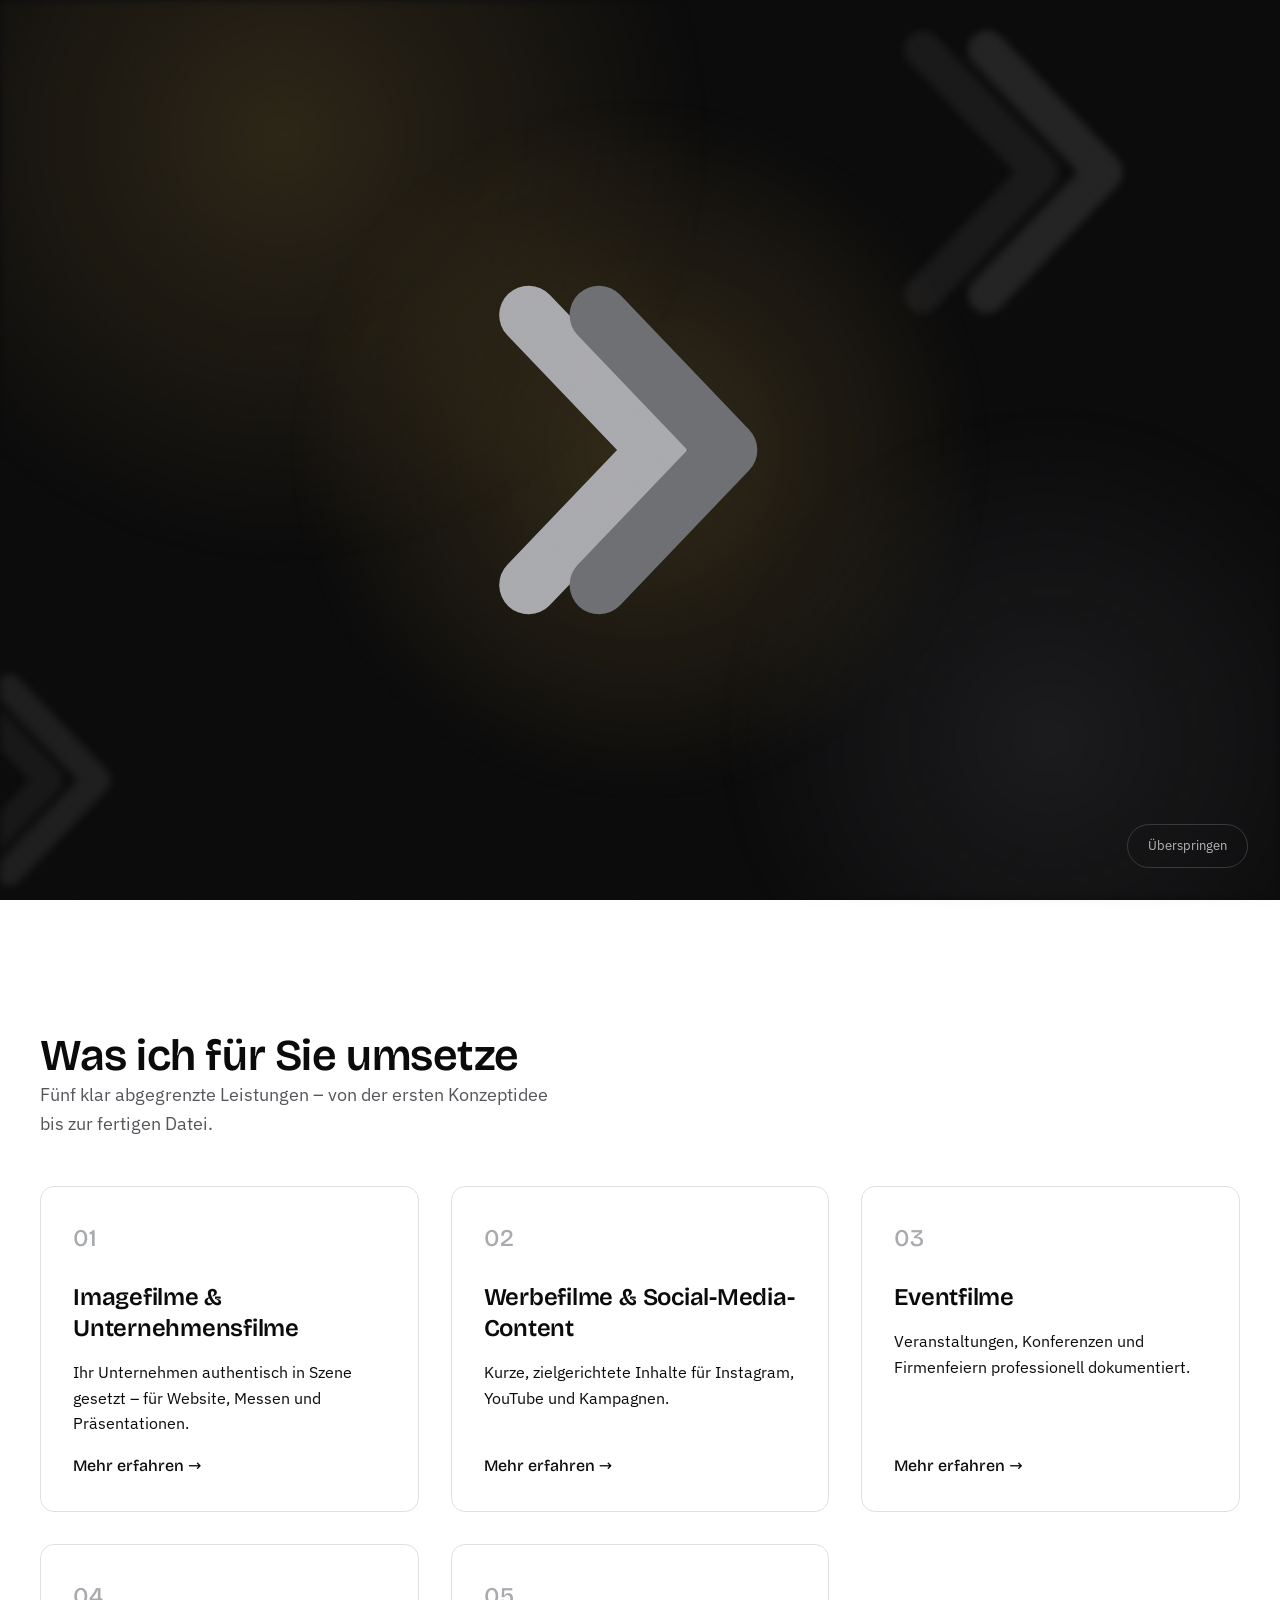
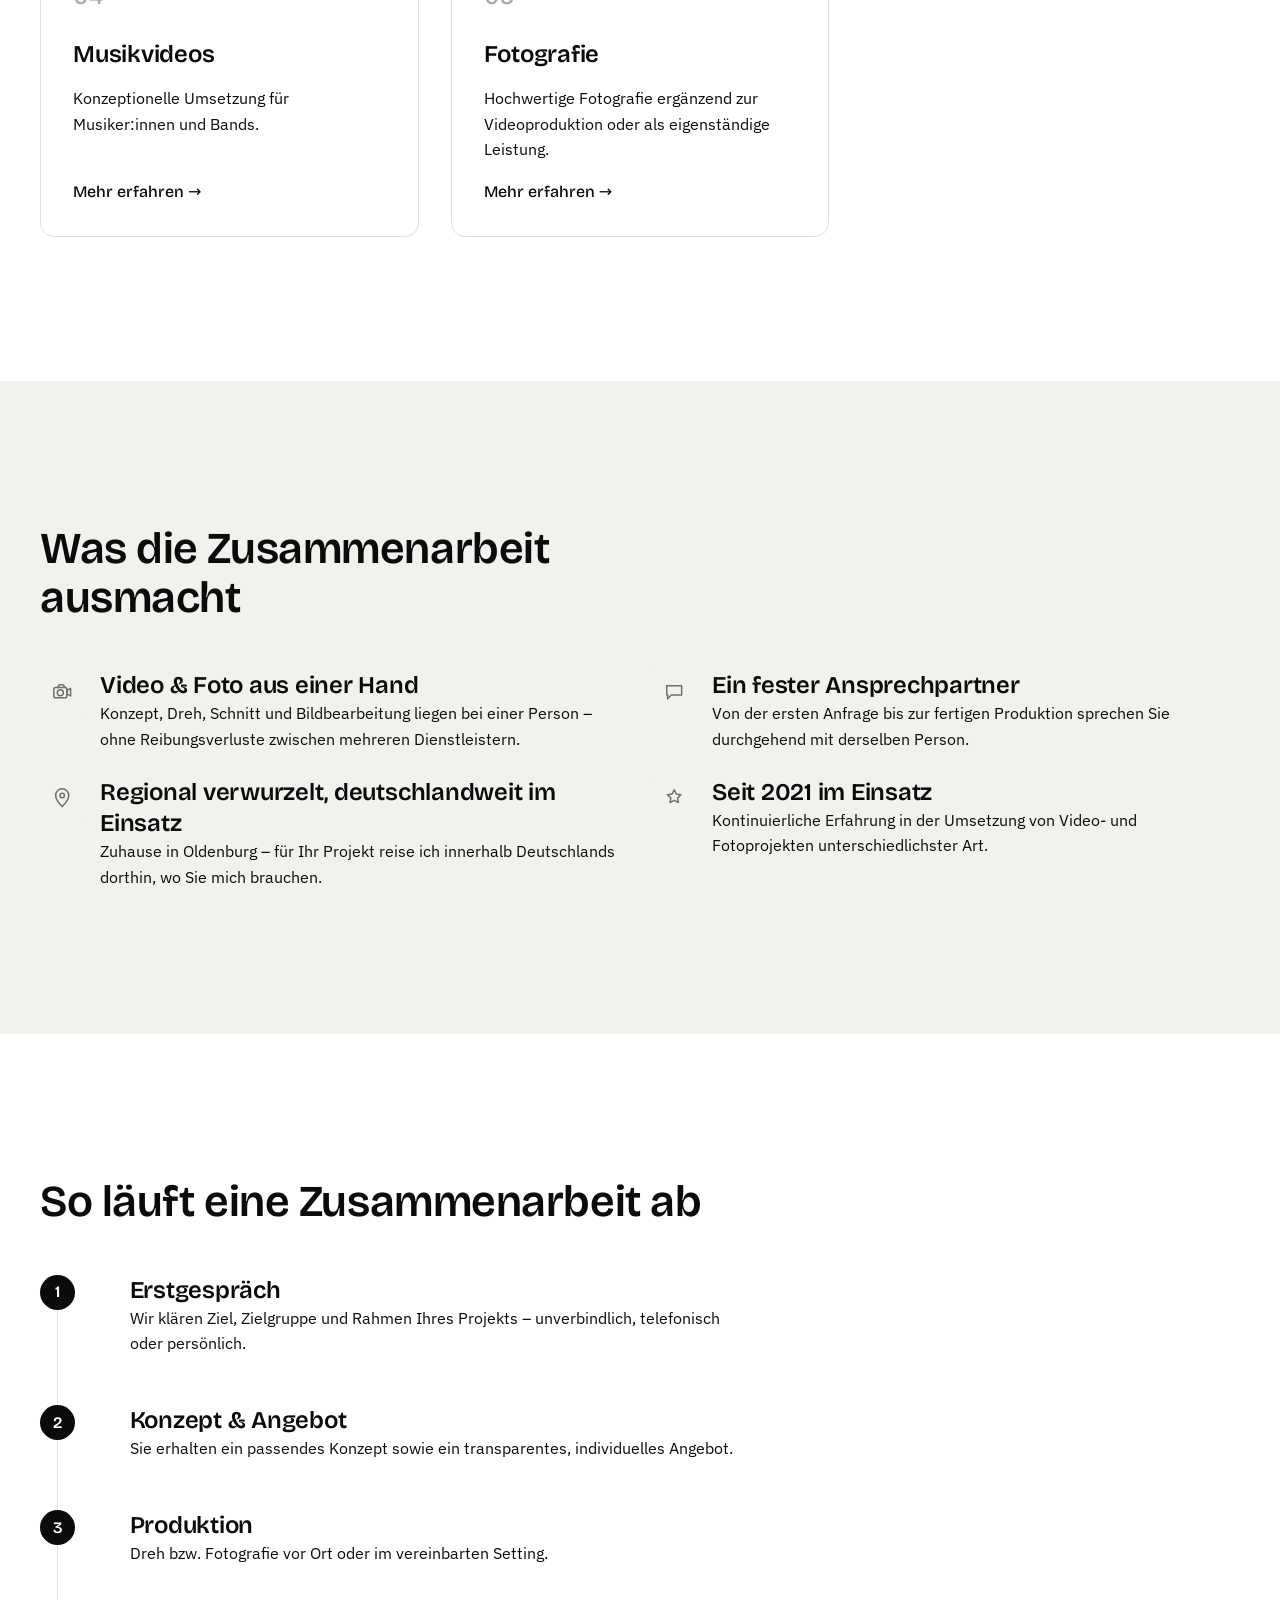
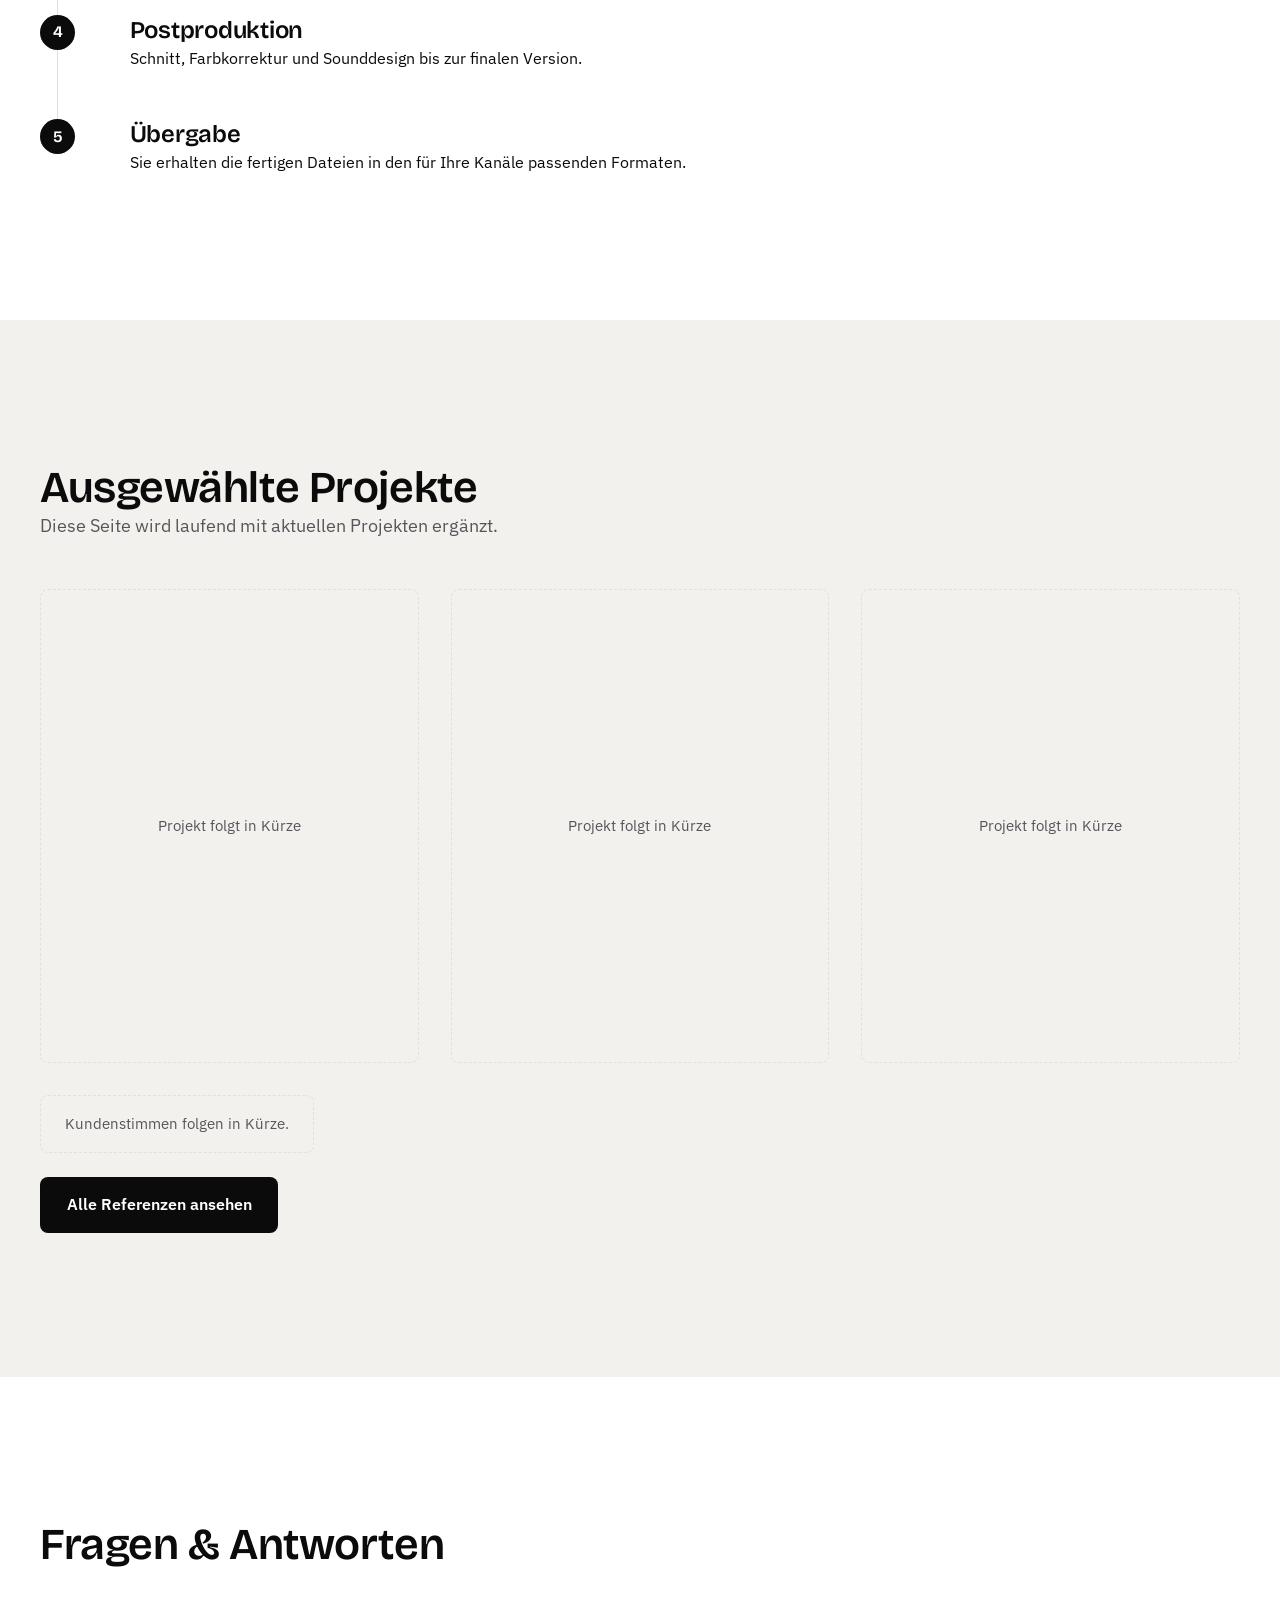
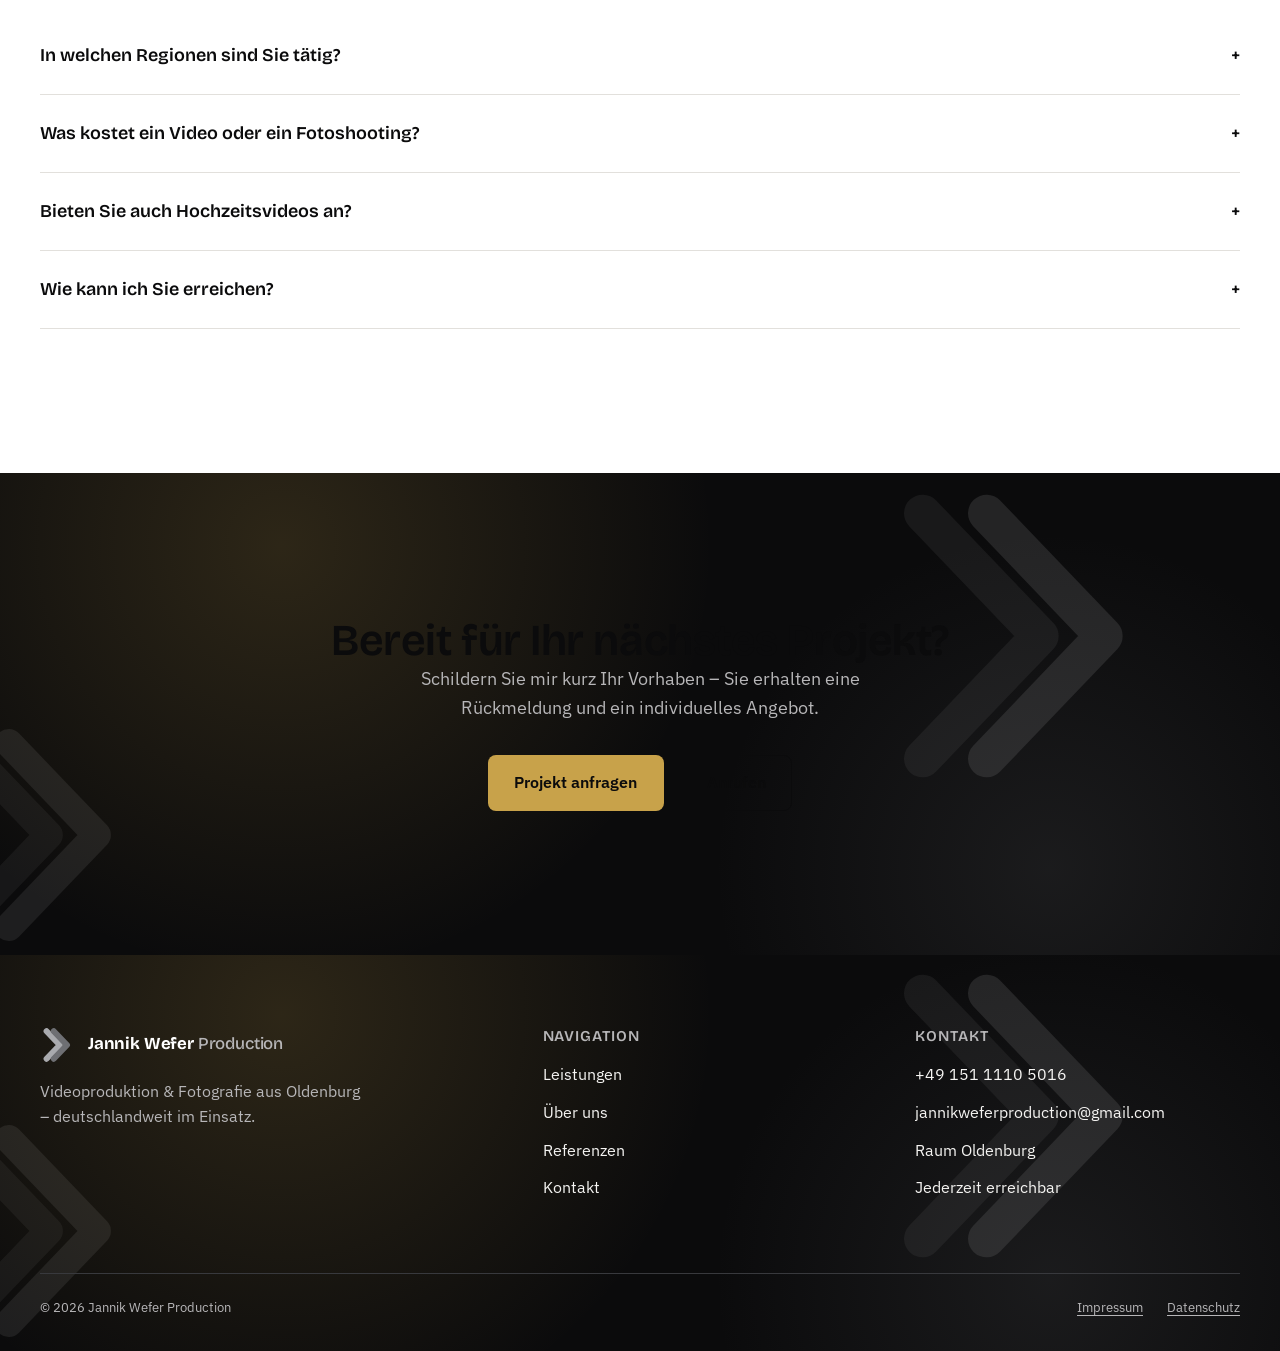
<file: index.html>
<!doctype html>
<html lang="de">
<head>
  <meta charset="UTF-8">
  <script>document.documentElement.classList.add('js');</script>
  <meta name="viewport" content="width=device-width, initial-scale=1, viewport-fit=cover">
  <title>Jannik Wefer Production | Videoproduktion &amp; Fotografie aus Oldenburg</title>
  <meta name="description" content="Jannik Wefer Production produziert Imagefilme, Werbefilme, Social-Media-Content, Eventfilme und Musikvideos sowie Fotografie – mit Sitz in Oldenburg, deutschlandweit im Einsatz.">
  <meta name="theme-color" content="#f3f1ee">
  <link rel="icon" type="image/svg+xml" href="/assets/images/logo/favicon.svg">
  <link rel="stylesheet" href="/assets/css/fonts.css">
  <link rel="stylesheet" href="/assets/css/tokens.css">
  <link rel="stylesheet" href="/assets/css/styles.css">
  <!-- og:url/canonical: Domain noch nicht bekannt, bitte nach Live-Schaltung ergänzen -->
  <meta property="og:type" content="website">
  <meta property="og:title" content="Jannik Wefer Production | Videoproduktion & Fotografie aus Oldenburg">
  <meta property="og:description" content="Imagefilme, Werbefilme, Social-Media-Content, Eventfilme, Musikvideos und Fotografie – aus Oldenburg, deutschlandweit im Einsatz.">
  <meta property="og:locale" content="de_DE">
  <script type="application/ld+json">
  {
    "@context": "https://schema.org",
    "@type": "ProfessionalService",
    "name": "Jannik Wefer Production",
    "telephone": "+49 151 1110 5016",
    "email": "jannikweferproduction@gmail.com",
    "address": {
      "@type": "PostalAddress",
      "streetAddress": "Gneisenaustraße 16",
      "postalCode": "26131",
      "addressLocality": "Oldenburg",
      "addressCountry": "DE"
    },
    "areaServed": "DE",
    "founder": { "@type": "Person", "name": "Jannik Wefer" },
    "foundingDate": "2021"
  }
  </script>
</head>
<body>
  <a class="skip-link" href="#main">Zum Inhalt springen</a>

  <div id="intro" class="intro on-dark" aria-hidden="true">
    <div class="intro__glow"></div>
    <svg class="intro__chevron" viewBox="0 0 120 120" aria-hidden="true" focusable="false">
      <path class="intro__path light" d="M22 14 L66 60 L22 106" fill="none" stroke-width="20" stroke-linecap="round" stroke-linejoin="round"/>
      <path class="intro__path dark" d="M46 14 L90 60 L46 106" fill="none" stroke-width="20" stroke-linecap="round" stroke-linejoin="round"/>
    </svg>
    <button type="button" class="intro__skip">Überspringen</button>
  </div>

  <header class="site-header">
    <div class="container site-header__inner">
      <a href="/" class="brand">
        <svg class="brand__mark" viewBox="0 0 120 120" aria-hidden="true" focusable="false">
          <path d="M22 14 L66 60 L22 106" fill="none" stroke="#a9aaae" stroke-width="20" stroke-linecap="round" stroke-linejoin="round"/>
          <path d="M46 14 L90 60 L46 106" fill="none" stroke="#6e6f73" stroke-width="20" stroke-linecap="round" stroke-linejoin="round"/>
        </svg>
        <span class="brand__name">Jannik Wefer <em>Production</em></span>
      </a>
      <button class="nav-toggle" aria-expanded="false" aria-controls="site-nav" aria-label="Menü öffnen">
        <span class="nav-toggle__bar"></span>
      </button>
      <nav id="site-nav" class="site-nav" aria-label="Hauptnavigation">
        <ul>
          <li><a href="/" aria-current="page">Start</a></li>
          <li><a href="/leistungen/">Leistungen</a></li>
          <li><a href="/ueber-uns/">Über uns</a></li>
          <li><a href="/referenzen/">Referenzen</a></li>
          <li><a href="/kontakt/" class="nav-cta">Kontakt aufnehmen</a></li>
        </ul>
      </nav>
    </div>
  </header>

  <main id="main">
    <section class="hero on-dark">
      <div class="container hero__inner">
        <div class="hero__text">
          <h1><span class="hero__highlight">Video und Fotografie</span> aus einer Hand.</h1>
          <p class="lead">Ein fester Ansprechpartner von der ersten Idee bis zur fertigen Datei, für Unternehmen, Marken und Kreative aus Oldenburg, deutschlandweit im Einsatz.</p>
          <div class="hero__actions">
            <a href="/kontakt/" class="btn btn--accent">Projekt anfragen</a>
            <a href="tel:+4915111105016" class="btn btn--ghost">+49 151 1110 5016 anrufen</a>
          </div>
        </div>
        <div class="hero__visual">
          <div class="showreel-frame">
            <svg class="showreel-frame__chevron" viewBox="0 0 120 120" aria-hidden="true" focusable="false">
              <path d="M22 14 L66 60 L22 106" fill="none" stroke-width="14" stroke-linecap="round" stroke-linejoin="round"/>
              <path d="M46 14 L90 60 L46 106" fill="none" stroke-width="14" stroke-linecap="round" stroke-linejoin="round"/>
            </svg>
            <span class="showreel-frame__play" aria-hidden="true">
              <svg viewBox="0 0 24 24" width="22" height="22" fill="currentColor"><path d="M8 5v14l11-7Z"/></svg>
            </span>
            <p class="showreel-frame__label">Showreel in Vorbereitung</p>
          </div>
        </div>
      </div>
    </section>

    <section class="trust-strip">
      <div class="container trust-strip__inner">
        <div class="trust-strip__item">
          <strong>Seit 2021</strong>
          <span>am Markt</span>
        </div>
        <div class="trust-strip__item">
          <strong>1</strong>
          <span>fester Ansprechpartner</span>
        </div>
        <div class="trust-strip__item">
          <strong>Oldenburg</strong>
          <span>deutschlandweit im Einsatz</span>
        </div>
        <div class="trust-strip__item">
          <strong>Video &amp; Foto</strong>
          <span>aus einer Hand</span>
        </div>
      </div>
    </section>

    <section class="section" id="leistungen" aria-labelledby="leistungen-h2">
      <div class="container">
        <div class="section-head reveal">
          <h2 id="leistungen-h2">Was ich für Sie umsetze</h2>
          <p class="lead">Fünf klar abgegrenzte Leistungen – von der ersten Konzeptidee bis zur fertigen Datei.</p>
        </div>
        <div class="grid grid--3">
          <a class="card card--service reveal" href="/leistungen/imagefilme-unternehmensfilme.html">
            <span class="num">01</span>
            <h3>Imagefilme &amp; Unternehmensfilme</h3>
            <p>Ihr Unternehmen authentisch in Szene gesetzt – für Website, Messen und Präsentationen.</p>
            <span class="arrow">Mehr erfahren →</span>
          </a>
          <a class="card card--service reveal" href="/leistungen/werbefilme-social-media.html">
            <span class="num">02</span>
            <h3>Werbefilme &amp; Social-Media-Content</h3>
            <p>Kurze, zielgerichtete Inhalte für Instagram, YouTube und Kampagnen.</p>
            <span class="arrow">Mehr erfahren →</span>
          </a>
          <a class="card card--service reveal" href="/leistungen/eventfilme.html">
            <span class="num">03</span>
            <h3>Eventfilme</h3>
            <p>Veranstaltungen, Konferenzen und Firmenfeiern professionell dokumentiert.</p>
            <span class="arrow">Mehr erfahren →</span>
          </a>
          <a class="card card--service reveal" href="/leistungen/musikvideos.html">
            <span class="num">04</span>
            <h3>Musikvideos</h3>
            <p>Konzeptionelle Umsetzung für Musiker:innen und Bands.</p>
            <span class="arrow">Mehr erfahren →</span>
          </a>
          <a class="card card--service reveal" href="/leistungen/fotografie.html">
            <span class="num">05</span>
            <h3>Fotografie</h3>
            <p>Hochwertige Fotografie ergänzend zur Videoproduktion oder als eigenständige Leistung.</p>
            <span class="arrow">Mehr erfahren →</span>
          </a>
        </div>
      </div>
    </section>

    <section class="section section--alt" aria-labelledby="vorteile-h2">
      <div class="container">
        <div class="section-head reveal">
          <h2 id="vorteile-h2">Was die Zusammenarbeit ausmacht</h2>
        </div>
        <div class="usp-list">
          <div class="usp reveal">
            <span class="usp__icon" aria-hidden="true">
              <svg viewBox="0 0 24 24" fill="none" stroke="currentColor" stroke-width="1.6" stroke-linecap="round" stroke-linejoin="round"><rect x="3" y="7" width="14" height="11" rx="2"/><path d="M7 7 9 4h4l2 3"/><circle cx="10" cy="12.5" r="3.2"/><path d="M17 10 21 8v8l-4-2Z"/></svg>
            </span>
            <div>
              <h3>Video &amp; Foto aus einer Hand</h3>
              <p>Konzept, Dreh, Schnitt und Bildbearbeitung liegen bei einer Person – ohne Reibungsverluste zwischen mehreren Dienstleistern.</p>
            </div>
          </div>
          <div class="usp reveal">
            <span class="usp__icon" aria-hidden="true">
              <svg viewBox="0 0 24 24" fill="none" stroke="currentColor" stroke-width="1.6" stroke-linecap="round" stroke-linejoin="round"><path d="M4 5h16v10H9l-4 4v-4H4Z"/></svg>
            </span>
            <div>
              <h3>Ein fester Ansprechpartner</h3>
              <p>Von der ersten Anfrage bis zur fertigen Produktion sprechen Sie durchgehend mit derselben Person.</p>
            </div>
          </div>
          <div class="usp reveal">
            <span class="usp__icon" aria-hidden="true">
              <svg viewBox="0 0 24 24" fill="none" stroke="currentColor" stroke-width="1.6" stroke-linecap="round" stroke-linejoin="round"><path d="M12 21s7-7.2 7-12a7 7 0 1 0-14 0c0 4.8 7 12 7 12Z"/><circle cx="12" cy="9" r="2.4"/></svg>
            </span>
            <div>
              <h3>Regional verwurzelt, deutschlandweit im Einsatz</h3>
              <p>Zuhause in Oldenburg – für Ihr Projekt reise ich innerhalb Deutschlands dorthin, wo Sie mich brauchen.</p>
            </div>
          </div>
          <div class="usp reveal">
            <span class="usp__icon" aria-hidden="true">
              <svg viewBox="0 0 24 24" fill="none" stroke="currentColor" stroke-width="1.6" stroke-linecap="round" stroke-linejoin="round"><path d="M12 3l2.2 4.5 5 .7-3.6 3.5.9 5-4.5-2.4-4.5 2.4.9-5-3.6-3.5 5-.7Z"/></svg>
            </span>
            <div>
              <h3>Seit 2021 im Einsatz</h3>
              <p>Kontinuierliche Erfahrung in der Umsetzung von Video- und Fotoprojekten unterschiedlichster Art.</p>
            </div>
          </div>
        </div>
      </div>
    </section>

    <section class="section" aria-labelledby="ablauf-h2">
      <div class="container">
        <div class="section-head reveal">
          <h2 id="ablauf-h2">So läuft eine Zusammenarbeit ab</h2>
        </div>
        <div class="process">
          <div class="process__item">
            <h3>Erstgespräch</h3>
            <p>Wir klären Ziel, Zielgruppe und Rahmen Ihres Projekts – unverbindlich, telefonisch oder persönlich.</p>
          </div>
          <div class="process__item">
            <h3>Konzept &amp; Angebot</h3>
            <p>Sie erhalten ein passendes Konzept sowie ein transparentes, individuelles Angebot.</p>
          </div>
          <div class="process__item">
            <h3>Produktion</h3>
            <p>Dreh bzw. Fotografie vor Ort oder im vereinbarten Setting.</p>
          </div>
          <div class="process__item">
            <h3>Postproduktion</h3>
            <p>Schnitt, Farbkorrektur und Sounddesign bis zur finalen Version.</p>
          </div>
          <div class="process__item">
            <h3>Übergabe</h3>
            <p>Sie erhalten die fertigen Dateien in den für Ihre Kanäle passenden Formaten.</p>
          </div>
        </div>
      </div>
    </section>

    <section class="section section--alt" aria-labelledby="referenzen-h2">
      <div class="container">
        <div class="section-head reveal">
          <h2 id="referenzen-h2">Ausgewählte Projekte</h2>
          <p class="lead">Diese Seite wird laufend mit aktuellen Projekten ergänzt.</p>
        </div>
        <div class="grid grid--3">
          <div class="placeholder-tile gallery__item reveal">Projekt folgt in Kürze</div>
          <div class="placeholder-tile gallery__item reveal">Projekt folgt in Kürze</div>
          <div class="placeholder-tile gallery__item reveal">Projekt folgt in Kürze</div>
        </div>
        <p class="placeholder-note reveal" style="margin-top: var(--space-5);">Kundenstimmen folgen in Kürze.</p>
        <p style="margin-top: var(--space-4);"><a class="btn btn--dark" href="/referenzen/">Alle Referenzen ansehen</a></p>
      </div>
    </section>

    <section class="section" aria-labelledby="faq-h2">
      <div class="container">
        <div class="section-head reveal">
          <h2 id="faq-h2">Fragen &amp; Antworten</h2>
        </div>
        <div>
          <details class="faq-item">
            <summary>In welchen Regionen sind Sie tätig?<span class="icon" aria-hidden="true">+</span></summary>
            <p>Meine Basis ist Oldenburg. Für Projekte bin ich deutschlandweit im Einsatz.</p>
          </details>
          <details class="faq-item">
            <summary>Was kostet ein Video oder ein Fotoshooting?<span class="icon" aria-hidden="true">+</span></summary>
            <p>Das hängt stark vom Umfang und Ziel Ihres Projekts ab. Nach einem kurzen Erstgespräch erhalten Sie ein individuelles, transparentes Angebot.</p>
          </details>
          <details class="faq-item">
            <summary>Bieten Sie auch Hochzeitsvideos an?<span class="icon" aria-hidden="true">+</span></summary>
            <p>Nein, Hochzeitsproduktionen gehören aktuell nicht zu meinem Leistungsspektrum. Bei Imagefilmen, Werbefilmen, Eventfilmen, Musikvideos und Fotografie bin ich der richtige Ansprechpartner.</p>
          </details>
          <details class="faq-item">
            <summary>Wie kann ich Sie erreichen?<span class="icon" aria-hidden="true">+</span></summary>
            <p>Jederzeit über das <a href="/kontakt/">Kontaktformular</a>, telefonisch unter <a href="tel:+4915111105016">+49 151 1110 5016</a> oder per E-Mail an <a href="mailto:jannikweferproduction@gmail.com">jannikweferproduction@gmail.com</a>.</p>
          </details>
        </div>
      </div>
    </section>

    <section class="section on-dark" aria-labelledby="cta-h2" style="background: var(--color-black);">
      <div class="container text-center">
        <h2 id="cta-h2">Bereit für Ihr nächstes Projekt?</h2>
        <p class="lead" style="margin-inline: auto;">Schildern Sie mir kurz Ihr Vorhaben – Sie erhalten eine Rückmeldung und ein individuelles Angebot.</p>
        <div class="hero__actions" style="justify-content: center;">
          <a href="/kontakt/" class="btn btn--accent">Projekt anfragen</a>
          <a href="tel:+4915111105016" class="btn btn--ghost">Anrufen</a>
        </div>
      </div>
    </section>
  </main>

  <footer class="site-footer">
    <div class="container">
      <div class="footer-grid">
        <div>
          <a href="/" class="brand" style="color: var(--color-white); margin-bottom: var(--space-3); display: inline-flex;">
            <svg class="brand__mark" viewBox="0 0 120 120" aria-hidden="true" focusable="false">
              <path d="M22 14 L66 60 L22 106" fill="none" stroke="#a9aaae" stroke-width="20" stroke-linecap="round" stroke-linejoin="round"/>
              <path d="M46 14 L90 60 L46 106" fill="none" stroke="#6e6f73" stroke-width="20" stroke-linecap="round" stroke-linejoin="round"/>
            </svg>
            <span class="brand__name">Jannik Wefer <em style="color: var(--color-text-on-dark-muted);">Production</em></span>
          </a>
          <p style="color: var(--color-text-on-dark-muted); max-width: 32ch;">Videoproduktion &amp; Fotografie aus Oldenburg – deutschlandweit im Einsatz.</p>
        </div>
        <div>
          <h3>Navigation</h3>
          <ul>
            <li><a href="/leistungen/">Leistungen</a></li>
            <li><a href="/ueber-uns/">Über uns</a></li>
            <li><a href="/referenzen/">Referenzen</a></li>
            <li><a href="/kontakt/">Kontakt</a></li>
          </ul>
        </div>
        <div>
          <h3>Kontakt</h3>
          <ul>
            <li><a href="tel:+4915111105016">+49 151 1110 5016</a></li>
            <li><a href="mailto:jannikweferproduction@gmail.com">jannikweferproduction@gmail.com</a></li>
            <li>Raum Oldenburg</li>
            <li>Jederzeit erreichbar</li>
          </ul>
        </div>
      </div>
      <div class="footer-bottom">
        <p>&copy; <span id="year">2026</span> Jannik Wefer Production</p>
        <ul>
          <li><a href="/impressum/">Impressum</a></li>
          <li><a href="/datenschutz/">Datenschutz</a></li>
        </ul>
      </div>
    </div>
  </footer>

  <script src="/assets/js/main.js"></script>
</body>
</html>
</file>
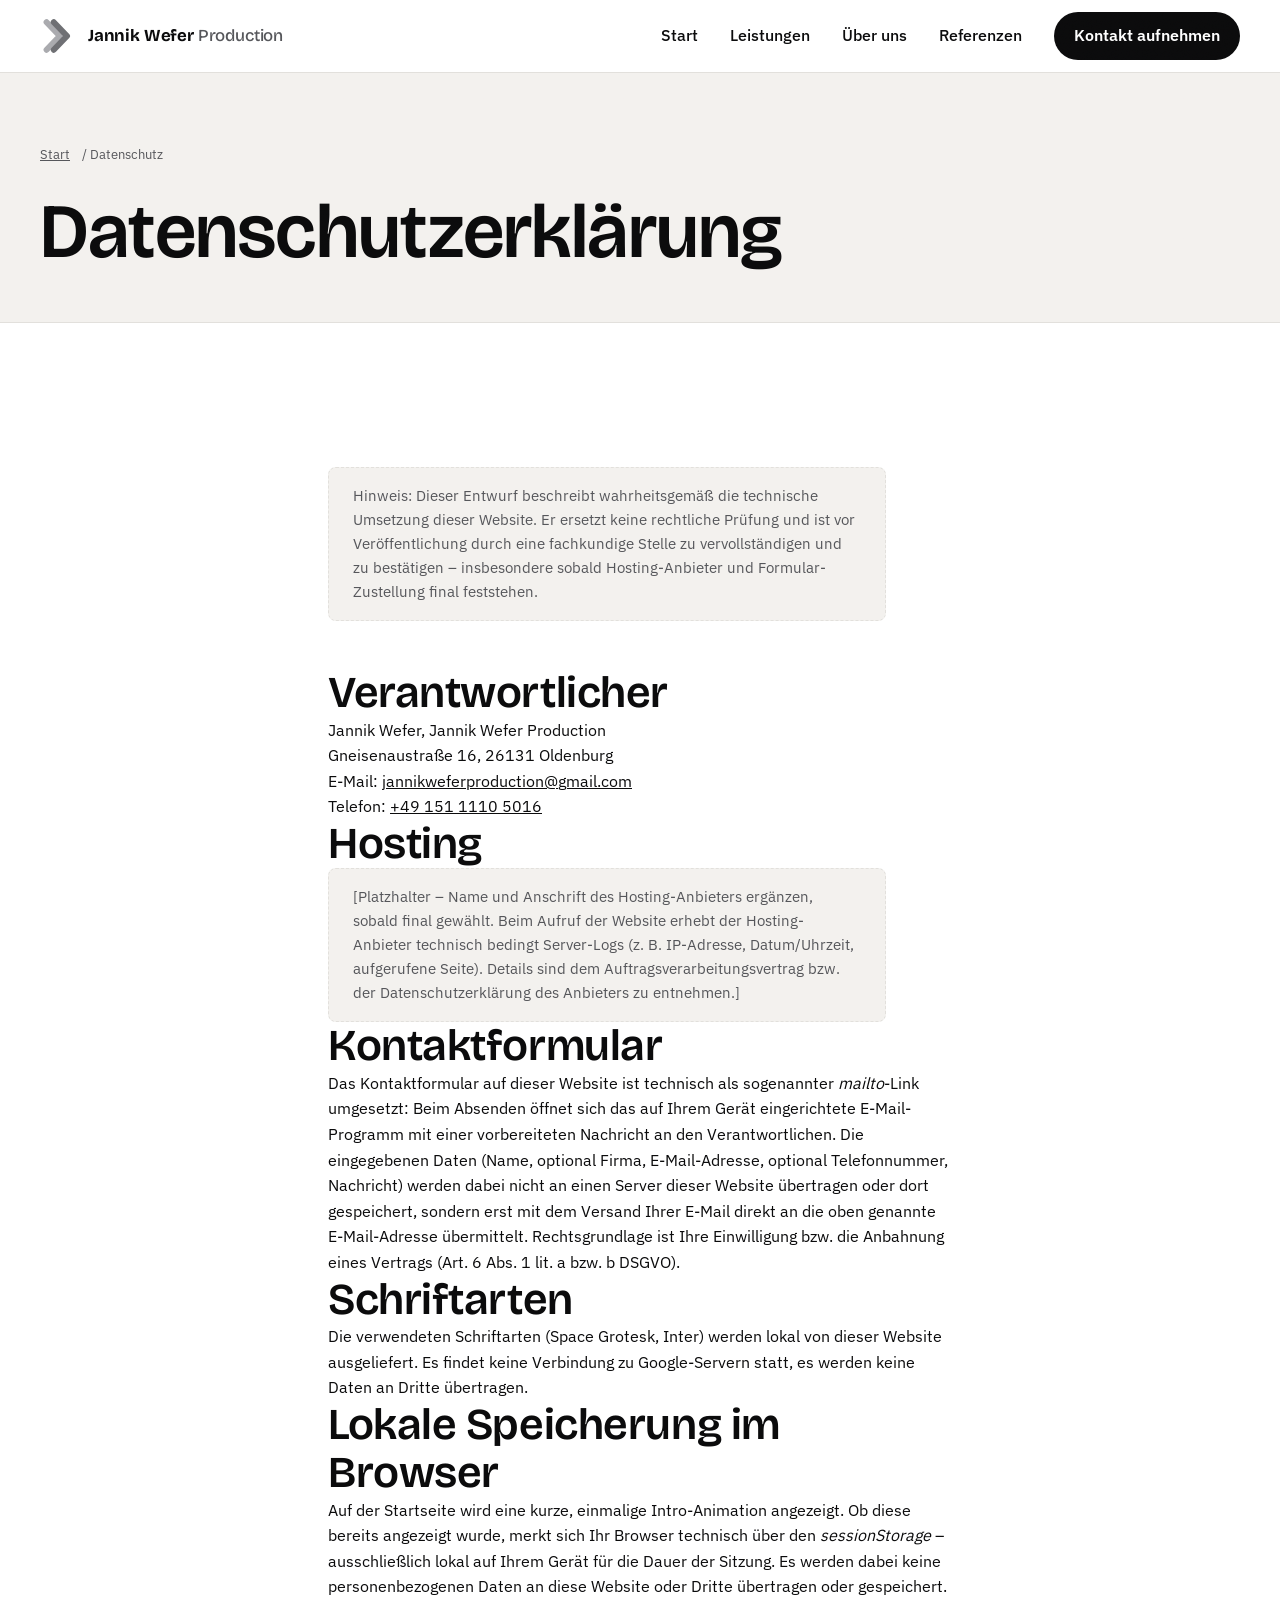
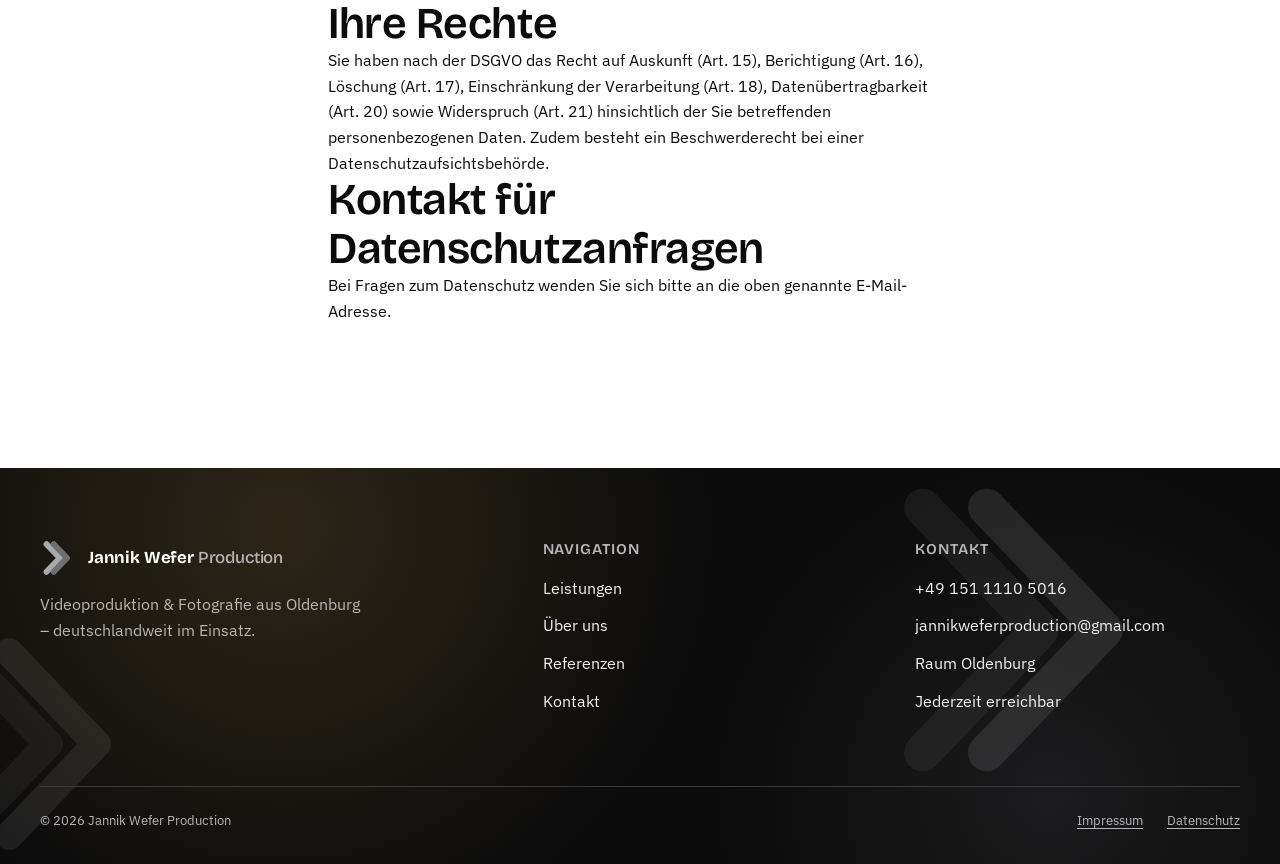
<file: datenschutz/index.html>
<!doctype html>
<html lang="de">
<head>
  <meta charset="UTF-8">
  <script>document.documentElement.classList.add('js');</script>
  <meta name="viewport" content="width=device-width, initial-scale=1, viewport-fit=cover">
  <title>Datenschutzerklärung | Jannik Wefer Production</title>
  <meta name="description" content="Datenschutzerklärung von Jannik Wefer Production.">
  <meta name="theme-color" content="#f3f1ee">
  <meta name="robots" content="noindex">
  <link rel="icon" type="image/svg+xml" href="/assets/images/logo/favicon.svg">
  <link rel="stylesheet" href="/assets/css/fonts.css">
  <link rel="stylesheet" href="/assets/css/tokens.css">
  <link rel="stylesheet" href="/assets/css/styles.css">
</head>
<body>
  <a class="skip-link" href="#main">Zum Inhalt springen</a>

  <header class="site-header">
    <div class="container site-header__inner">
      <a href="/" class="brand">
        <svg class="brand__mark" viewBox="0 0 120 120" aria-hidden="true" focusable="false">
          <path d="M22 14 L66 60 L22 106" fill="none" stroke="#a9aaae" stroke-width="20" stroke-linecap="round" stroke-linejoin="round"/>
          <path d="M46 14 L90 60 L46 106" fill="none" stroke="#6e6f73" stroke-width="20" stroke-linecap="round" stroke-linejoin="round"/>
        </svg>
        <span class="brand__name">Jannik Wefer <em>Production</em></span>
      </a>
      <button class="nav-toggle" aria-expanded="false" aria-controls="site-nav" aria-label="Menü öffnen">
        <span class="nav-toggle__bar"></span>
      </button>
      <nav id="site-nav" class="site-nav" aria-label="Hauptnavigation">
        <ul>
          <li><a href="/">Start</a></li>
          <li><a href="/leistungen/">Leistungen</a></li>
          <li><a href="/ueber-uns/">Über uns</a></li>
          <li><a href="/referenzen/">Referenzen</a></li>
          <li><a href="/kontakt/" class="nav-cta">Kontakt aufnehmen</a></li>
        </ul>
      </nav>
    </div>
  </header>

  <main id="main">
    <section class="page-hero">
      <div class="container">
        <p class="breadcrumbs"><a href="/">Start</a> / Datenschutz</p>
        <h1>Datenschutzerklärung</h1>
      </div>
    </section>

    <section class="section">
      <div class="container" style="max-width: 42rem;">
        <p class="placeholder-note reveal" style="display:block; margin-bottom: var(--space-6);">
          Hinweis: Dieser Entwurf beschreibt wahrheitsgemäß die technische Umsetzung dieser Website. Er ersetzt keine rechtliche Prüfung und ist vor Veröffentlichung durch eine fachkundige Stelle zu vervollständigen und zu bestätigen – insbesondere sobald Hosting-Anbieter und Formular-Zustellung final feststehen.
        </p>

        <h2>Verantwortlicher</h2>
        <p>
          Jannik Wefer, Jannik Wefer Production<br>
          Gneisenaustraße 16, 26131 Oldenburg<br>
          E-Mail: <a href="mailto:jannikweferproduction@gmail.com">jannikweferproduction@gmail.com</a><br>
          Telefon: <a href="tel:+4915111105016">+49 151 1110 5016</a>
        </p>

        <h2>Hosting</h2>
        <p class="placeholder-note reveal" style="display:block;">[Platzhalter – Name und Anschrift des Hosting-Anbieters ergänzen, sobald final gewählt. Beim Aufruf der Website erhebt der Hosting-Anbieter technisch bedingt Server-Logs (z. B. IP-Adresse, Datum/Uhrzeit, aufgerufene Seite). Details sind dem Auftragsverarbeitungsvertrag bzw. der Datenschutzerklärung des Anbieters zu entnehmen.]</p>

        <h2>Kontaktformular</h2>
        <p>Das Kontaktformular auf dieser Website ist technisch als sogenannter <em>mailto</em>-Link umgesetzt: Beim Absenden öffnet sich das auf Ihrem Gerät eingerichtete E-Mail-Programm mit einer vorbereiteten Nachricht an den Verantwortlichen. Die eingegebenen Daten (Name, optional Firma, E-Mail-Adresse, optional Telefonnummer, Nachricht) werden dabei nicht an einen Server dieser Website übertragen oder dort gespeichert, sondern erst mit dem Versand Ihrer E-Mail direkt an die oben genannte E-Mail-Adresse übermittelt. Rechtsgrundlage ist Ihre Einwilligung bzw. die Anbahnung eines Vertrags (Art. 6 Abs. 1 lit. a bzw. b DSGVO).</p>

        <h2>Schriftarten</h2>
        <p>Die verwendeten Schriftarten (Space Grotesk, Inter) werden lokal von dieser Website ausgeliefert. Es findet keine Verbindung zu Google-Servern statt, es werden keine Daten an Dritte übertragen.</p>

        <h2>Lokale Speicherung im Browser</h2>
        <p>Auf der Startseite wird eine kurze, einmalige Intro-Animation angezeigt. Ob diese bereits angezeigt wurde, merkt sich Ihr Browser technisch über den <em>sessionStorage</em> – ausschließlich lokal auf Ihrem Gerät für die Dauer der Sitzung. Es werden dabei keine personenbezogenen Daten an diese Website oder Dritte übertragen oder gespeichert.</p>

        <h2>Ihre Rechte</h2>
        <p>Sie haben nach der DSGVO das Recht auf Auskunft (Art. 15), Berichtigung (Art. 16), Löschung (Art. 17), Einschränkung der Verarbeitung (Art. 18), Datenübertragbarkeit (Art. 20) sowie Widerspruch (Art. 21) hinsichtlich der Sie betreffenden personenbezogenen Daten. Zudem besteht ein Beschwerderecht bei einer Datenschutzaufsichtsbehörde.</p>

        <h2>Kontakt für Datenschutzanfragen</h2>
        <p>Bei Fragen zum Datenschutz wenden Sie sich bitte an die oben genannte E-Mail-Adresse.</p>
      </div>
    </section>
  </main>

  <footer class="site-footer">
    <div class="container">
      <div class="footer-grid">
        <div>
          <a href="/" class="brand" style="color: var(--color-white); margin-bottom: var(--space-3); display: inline-flex;">
            <svg class="brand__mark" viewBox="0 0 120 120" aria-hidden="true" focusable="false">
              <path d="M22 14 L66 60 L22 106" fill="none" stroke="#a9aaae" stroke-width="20" stroke-linecap="round" stroke-linejoin="round"/>
              <path d="M46 14 L90 60 L46 106" fill="none" stroke="#6e6f73" stroke-width="20" stroke-linecap="round" stroke-linejoin="round"/>
            </svg>
            <span class="brand__name">Jannik Wefer <em style="color: var(--color-text-on-dark-muted);">Production</em></span>
          </a>
          <p style="color: var(--color-text-on-dark-muted); max-width: 32ch;">Videoproduktion &amp; Fotografie aus Oldenburg – deutschlandweit im Einsatz.</p>
        </div>
        <div>
          <h3>Navigation</h3>
          <ul>
            <li><a href="/leistungen/">Leistungen</a></li>
            <li><a href="/ueber-uns/">Über uns</a></li>
            <li><a href="/referenzen/">Referenzen</a></li>
            <li><a href="/kontakt/">Kontakt</a></li>
          </ul>
        </div>
        <div>
          <h3>Kontakt</h3>
          <ul>
            <li><a href="tel:+4915111105016">+49 151 1110 5016</a></li>
            <li><a href="mailto:jannikweferproduction@gmail.com">jannikweferproduction@gmail.com</a></li>
            <li>Raum Oldenburg</li>
            <li>Jederzeit erreichbar</li>
          </ul>
        </div>
      </div>
      <div class="footer-bottom">
        <p>&copy; <span id="year">2026</span> Jannik Wefer Production</p>
        <ul>
          <li><a href="/impressum/">Impressum</a></li>
          <li><a href="/datenschutz/">Datenschutz</a></li>
        </ul>
      </div>
    </div>
  </footer>

  <script src="/assets/js/main.js"></script>
</body>
</html>
</file>
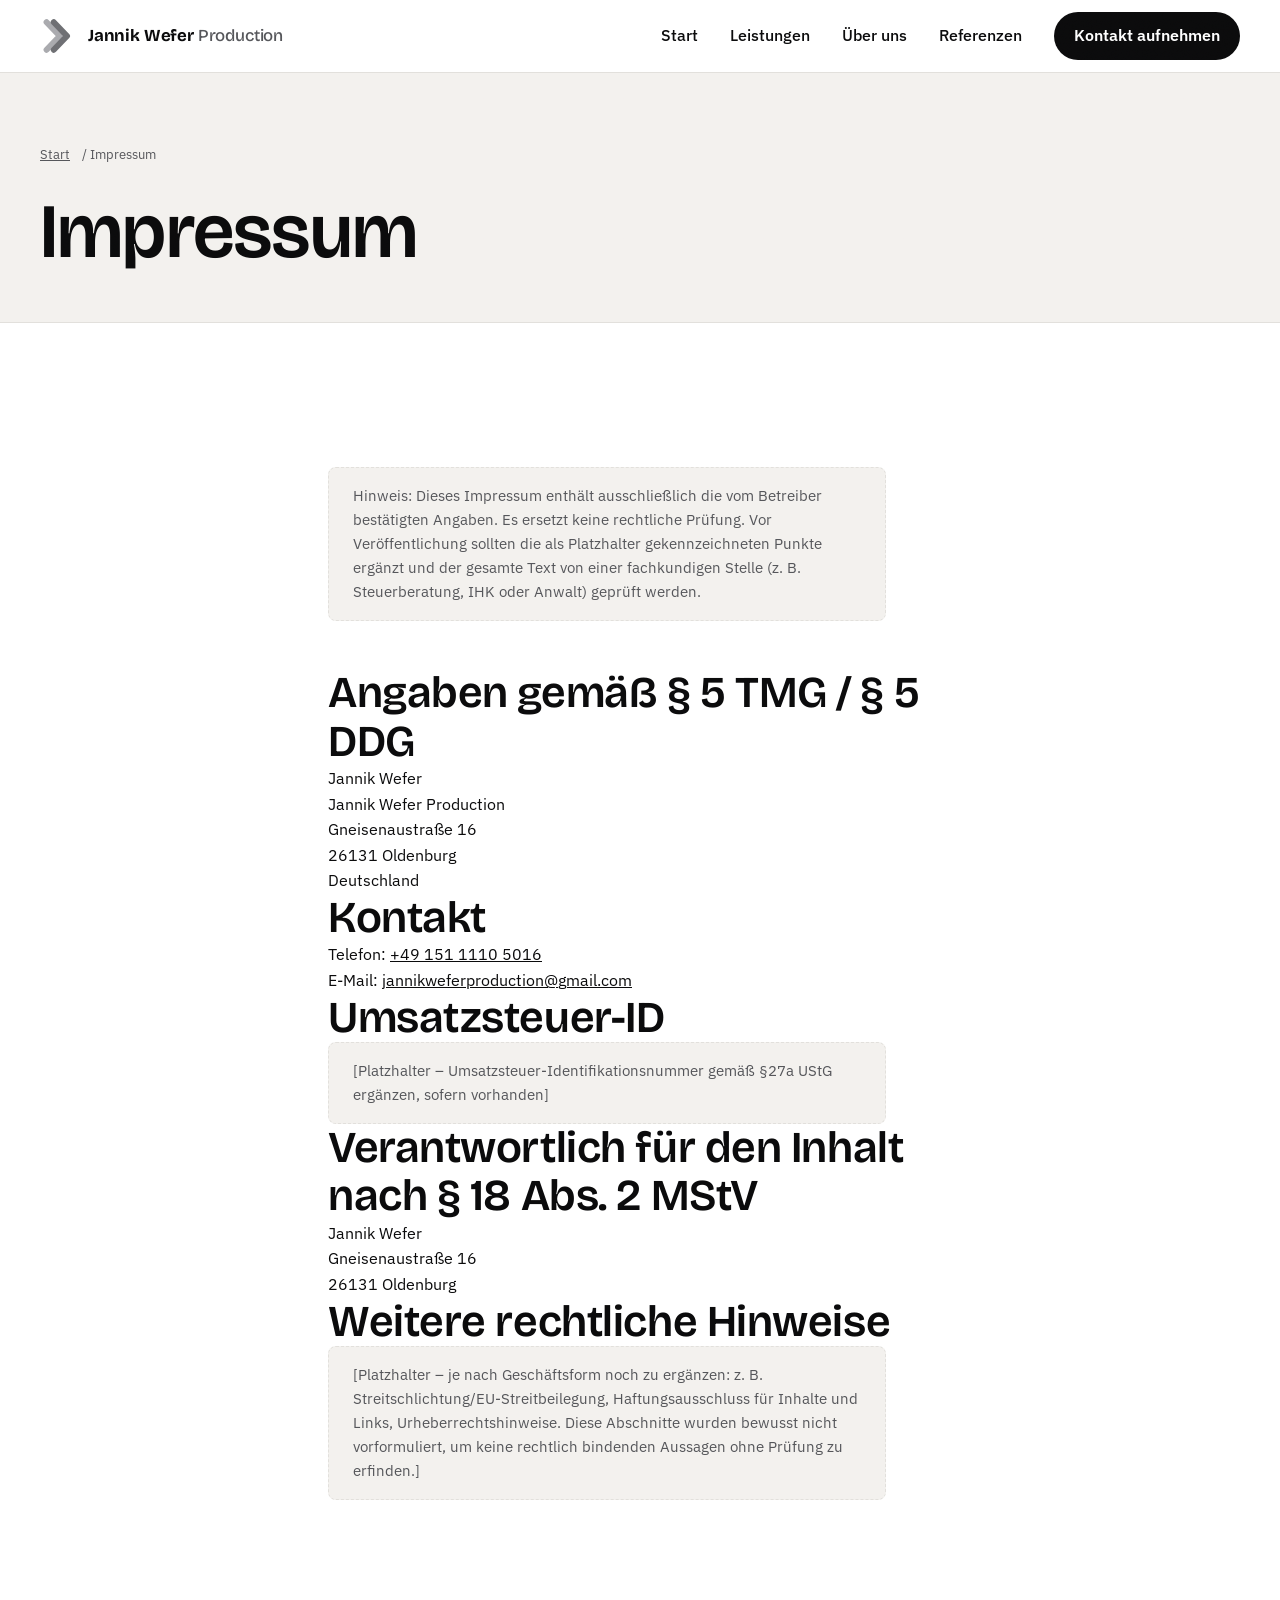
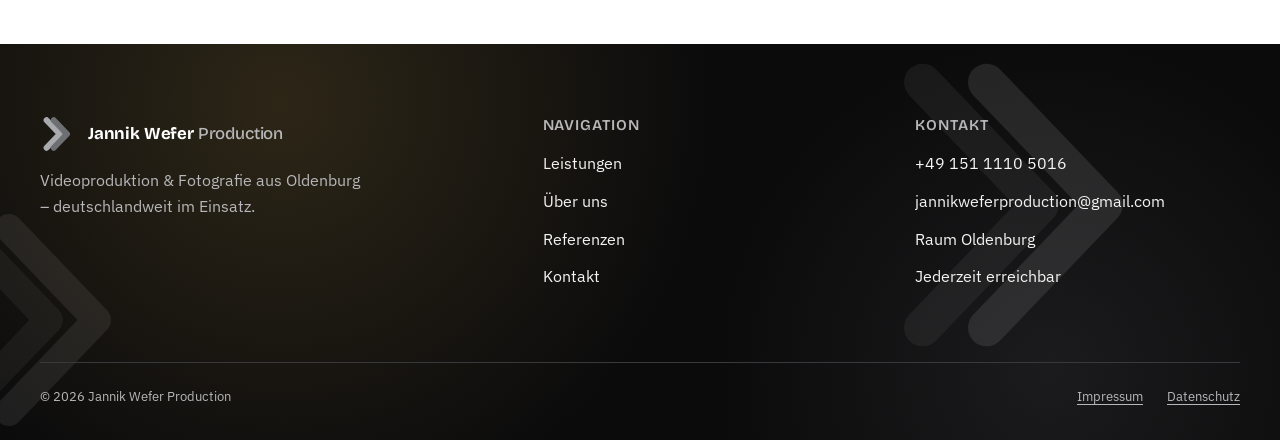
<file: impressum/index.html>
<!doctype html>
<html lang="de">
<head>
  <meta charset="UTF-8">
  <script>document.documentElement.classList.add('js');</script>
  <meta name="viewport" content="width=device-width, initial-scale=1, viewport-fit=cover">
  <title>Impressum | Jannik Wefer Production</title>
  <meta name="description" content="Impressum von Jannik Wefer Production.">
  <meta name="theme-color" content="#f3f1ee">
  <meta name="robots" content="noindex">
  <link rel="icon" type="image/svg+xml" href="/assets/images/logo/favicon.svg">
  <link rel="stylesheet" href="/assets/css/fonts.css">
  <link rel="stylesheet" href="/assets/css/tokens.css">
  <link rel="stylesheet" href="/assets/css/styles.css">
</head>
<body>
  <a class="skip-link" href="#main">Zum Inhalt springen</a>

  <header class="site-header">
    <div class="container site-header__inner">
      <a href="/" class="brand">
        <svg class="brand__mark" viewBox="0 0 120 120" aria-hidden="true" focusable="false">
          <path d="M22 14 L66 60 L22 106" fill="none" stroke="#a9aaae" stroke-width="20" stroke-linecap="round" stroke-linejoin="round"/>
          <path d="M46 14 L90 60 L46 106" fill="none" stroke="#6e6f73" stroke-width="20" stroke-linecap="round" stroke-linejoin="round"/>
        </svg>
        <span class="brand__name">Jannik Wefer <em>Production</em></span>
      </a>
      <button class="nav-toggle" aria-expanded="false" aria-controls="site-nav" aria-label="Menü öffnen">
        <span class="nav-toggle__bar"></span>
      </button>
      <nav id="site-nav" class="site-nav" aria-label="Hauptnavigation">
        <ul>
          <li><a href="/">Start</a></li>
          <li><a href="/leistungen/">Leistungen</a></li>
          <li><a href="/ueber-uns/">Über uns</a></li>
          <li><a href="/referenzen/">Referenzen</a></li>
          <li><a href="/kontakt/" class="nav-cta">Kontakt aufnehmen</a></li>
        </ul>
      </nav>
    </div>
  </header>

  <main id="main">
    <section class="page-hero">
      <div class="container">
        <p class="breadcrumbs"><a href="/">Start</a> / Impressum</p>
        <h1>Impressum</h1>
      </div>
    </section>

    <section class="section">
      <div class="container" style="max-width: 42rem;">
        <p class="placeholder-note reveal" style="display:block; margin-bottom: var(--space-6);">
          Hinweis: Dieses Impressum enthält ausschließlich die vom Betreiber bestätigten Angaben. Es ersetzt keine rechtliche Prüfung. Vor Veröffentlichung sollten die als Platzhalter gekennzeichneten Punkte ergänzt und der gesamte Text von einer fachkundigen Stelle (z. B. Steuerberatung, IHK oder Anwalt) geprüft werden.
        </p>

        <h2>Angaben gemäß § 5 TMG / § 5 DDG</h2>
        <p>
          Jannik Wefer<br>
          Jannik Wefer Production<br>
          Gneisenaustraße 16<br>
          26131 Oldenburg<br>
          Deutschland
        </p>

        <h2>Kontakt</h2>
        <p>
          Telefon: <a href="tel:+4915111105016">+49 151 1110 5016</a><br>
          E-Mail: <a href="mailto:jannikweferproduction@gmail.com">jannikweferproduction@gmail.com</a>
        </p>

        <h2>Umsatzsteuer-ID</h2>
        <p class="placeholder-note reveal" style="display:block;">[Platzhalter – Umsatzsteuer-Identifikationsnummer gemäß §27a UStG ergänzen, sofern vorhanden]</p>

        <h2>Verantwortlich für den Inhalt nach § 18 Abs. 2 MStV</h2>
        <p>
          Jannik Wefer<br>
          Gneisenaustraße 16<br>
          26131 Oldenburg
        </p>

        <h2>Weitere rechtliche Hinweise</h2>
        <p class="placeholder-note reveal" style="display:block;">[Platzhalter – je nach Geschäftsform noch zu ergänzen: z. B. Streitschlichtung/EU-Streitbeilegung, Haftungsausschluss für Inhalte und Links, Urheberrechtshinweise. Diese Abschnitte wurden bewusst nicht vorformuliert, um keine rechtlich bindenden Aussagen ohne Prüfung zu erfinden.]</p>
      </div>
    </section>
  </main>

  <footer class="site-footer">
    <div class="container">
      <div class="footer-grid">
        <div>
          <a href="/" class="brand" style="color: var(--color-white); margin-bottom: var(--space-3); display: inline-flex;">
            <svg class="brand__mark" viewBox="0 0 120 120" aria-hidden="true" focusable="false">
              <path d="M22 14 L66 60 L22 106" fill="none" stroke="#a9aaae" stroke-width="20" stroke-linecap="round" stroke-linejoin="round"/>
              <path d="M46 14 L90 60 L46 106" fill="none" stroke="#6e6f73" stroke-width="20" stroke-linecap="round" stroke-linejoin="round"/>
            </svg>
            <span class="brand__name">Jannik Wefer <em style="color: var(--color-text-on-dark-muted);">Production</em></span>
          </a>
          <p style="color: var(--color-text-on-dark-muted); max-width: 32ch;">Videoproduktion &amp; Fotografie aus Oldenburg – deutschlandweit im Einsatz.</p>
        </div>
        <div>
          <h3>Navigation</h3>
          <ul>
            <li><a href="/leistungen/">Leistungen</a></li>
            <li><a href="/ueber-uns/">Über uns</a></li>
            <li><a href="/referenzen/">Referenzen</a></li>
            <li><a href="/kontakt/">Kontakt</a></li>
          </ul>
        </div>
        <div>
          <h3>Kontakt</h3>
          <ul>
            <li><a href="tel:+4915111105016">+49 151 1110 5016</a></li>
            <li><a href="mailto:jannikweferproduction@gmail.com">jannikweferproduction@gmail.com</a></li>
            <li>Raum Oldenburg</li>
            <li>Jederzeit erreichbar</li>
          </ul>
        </div>
      </div>
      <div class="footer-bottom">
        <p>&copy; <span id="year">2026</span> Jannik Wefer Production</p>
        <ul>
          <li><a href="/impressum/">Impressum</a></li>
          <li><a href="/datenschutz/">Datenschutz</a></li>
        </ul>
      </div>
    </div>
  </footer>

  <script src="/assets/js/main.js"></script>
</body>
</html>
</file>
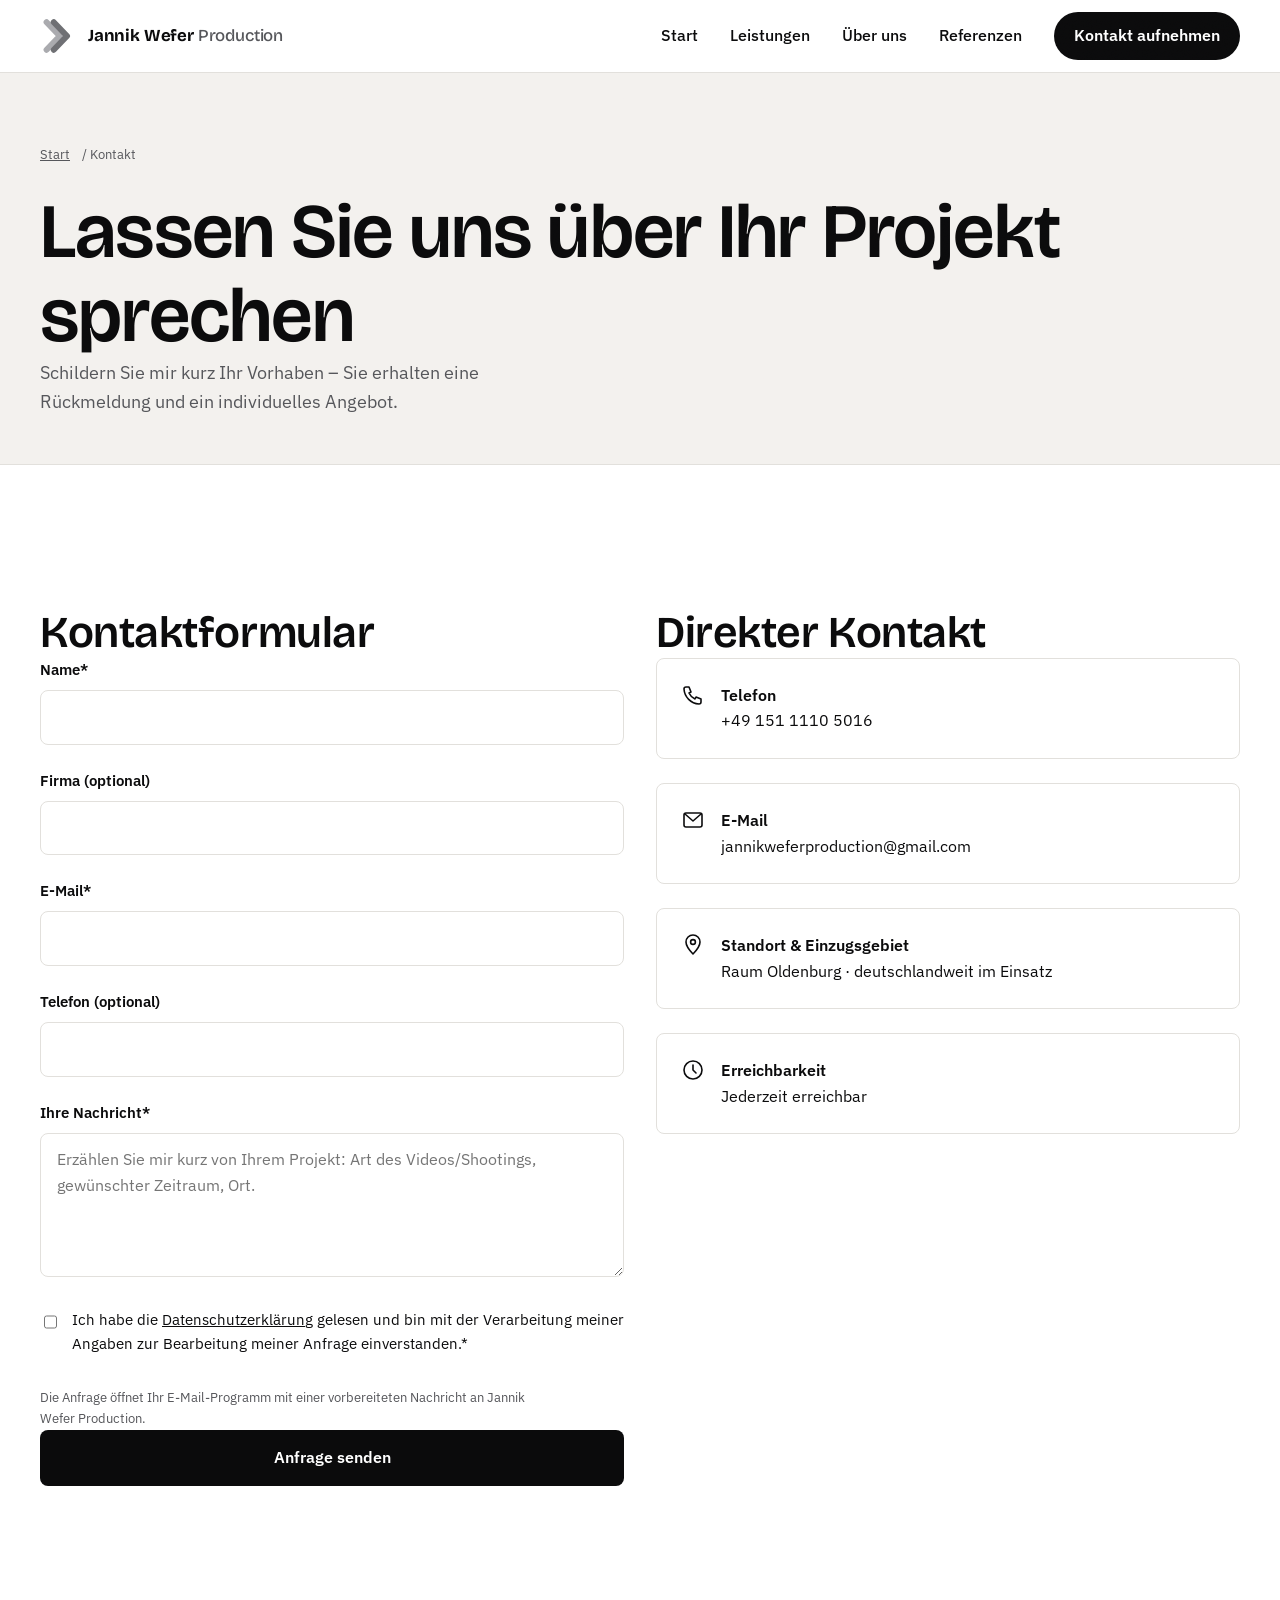
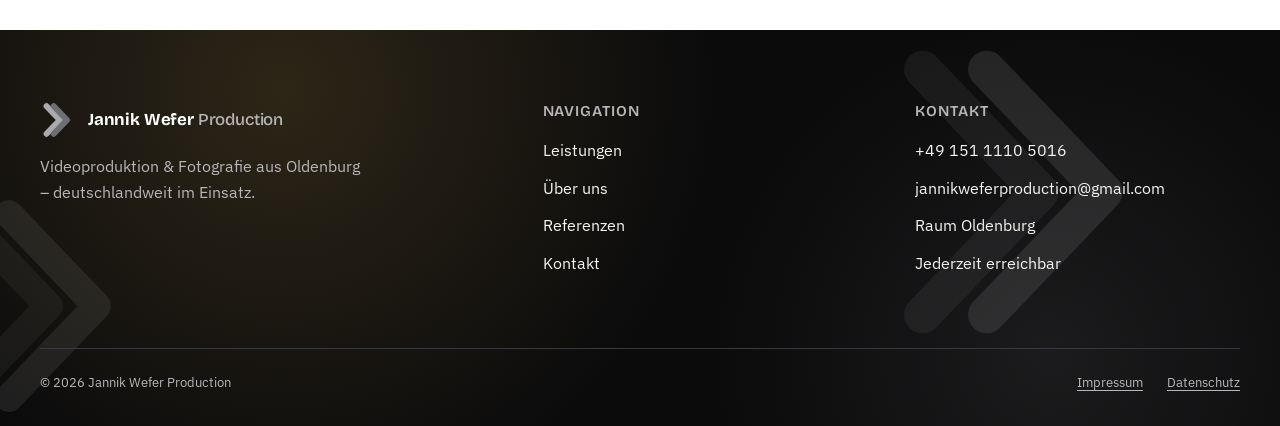
<file: kontakt/index.html>
<!doctype html>
<html lang="de">
<head>
  <meta charset="UTF-8">
  <script>document.documentElement.classList.add('js');</script>
  <meta name="viewport" content="width=device-width, initial-scale=1, viewport-fit=cover">
  <title>Kontakt | Jannik Wefer Production</title>
  <meta name="description" content="Kontaktieren Sie Jannik Wefer Production für Ihr Video- oder Fotoprojekt – telefonisch, per E-Mail oder über das Kontaktformular.">
  <meta name="theme-color" content="#f3f1ee">
  <link rel="icon" type="image/svg+xml" href="/assets/images/logo/favicon.svg">
  <link rel="stylesheet" href="/assets/css/fonts.css">
  <link rel="stylesheet" href="/assets/css/tokens.css">
  <link rel="stylesheet" href="/assets/css/styles.css">
</head>
<body>
  <a class="skip-link" href="#main">Zum Inhalt springen</a>

  <header class="site-header">
    <div class="container site-header__inner">
      <a href="/" class="brand">
        <svg class="brand__mark" viewBox="0 0 120 120" aria-hidden="true" focusable="false">
          <path d="M22 14 L66 60 L22 106" fill="none" stroke="#a9aaae" stroke-width="20" stroke-linecap="round" stroke-linejoin="round"/>
          <path d="M46 14 L90 60 L46 106" fill="none" stroke="#6e6f73" stroke-width="20" stroke-linecap="round" stroke-linejoin="round"/>
        </svg>
        <span class="brand__name">Jannik Wefer <em>Production</em></span>
      </a>
      <button class="nav-toggle" aria-expanded="false" aria-controls="site-nav" aria-label="Menü öffnen">
        <span class="nav-toggle__bar"></span>
      </button>
      <nav id="site-nav" class="site-nav" aria-label="Hauptnavigation">
        <ul>
          <li><a href="/">Start</a></li>
          <li><a href="/leistungen/">Leistungen</a></li>
          <li><a href="/ueber-uns/">Über uns</a></li>
          <li><a href="/referenzen/">Referenzen</a></li>
          <li><a href="/kontakt/" class="nav-cta" aria-current="page">Kontakt aufnehmen</a></li>
        </ul>
      </nav>
    </div>
  </header>

  <main id="main">
    <section class="page-hero">
      <div class="container">
        <p class="breadcrumbs"><a href="/">Start</a> / Kontakt</p>
        <h1>Lassen Sie uns über Ihr Projekt sprechen</h1>
        <p class="lead">Schildern Sie mir kurz Ihr Vorhaben – Sie erhalten eine Rückmeldung und ein individuelles Angebot.</p>
      </div>
    </section>

    <section class="section">
      <div class="container grid grid--2">
        <div class="reveal">
          <h2>Kontaktformular</h2>
          <div id="form-status" class="form-status" role="status" aria-live="polite" hidden></div>
          <form id="contact-form" novalidate data-target-email="jannikweferproduction@gmail.com">
            <div class="form-field">
              <label for="name">Name*</label>
              <input type="text" id="name" name="name" autocomplete="name" required aria-describedby="err-name">
              <span class="form-error" id="err-name" role="alert"></span>
            </div>
            <div class="form-field">
              <label for="company">Firma (optional)</label>
              <input type="text" id="company" name="company" autocomplete="organization">
            </div>
            <div class="form-field">
              <label for="email">E-Mail*</label>
              <input type="email" id="email" name="email" autocomplete="email" required aria-describedby="err-email">
              <span class="form-error" id="err-email" role="alert"></span>
            </div>
            <div class="form-field">
              <label for="phone">Telefon (optional)</label>
              <input type="tel" id="phone" name="phone" autocomplete="tel">
            </div>
            <div class="form-field">
              <label for="message">Ihre Nachricht*</label>
              <textarea id="message" name="message" required aria-describedby="err-message" placeholder="Erzählen Sie mir kurz von Ihrem Projekt: Art des Videos/Shootings, gewünschter Zeitraum, Ort."></textarea>
              <span class="form-error" id="err-message" role="alert"></span>
            </div>
            <div class="form-field form-field--checkbox">
              <input type="checkbox" id="privacy" name="privacy" required aria-describedby="err-privacy">
              <label for="privacy">Ich habe die <a href="/datenschutz/">Datenschutzerklärung</a> gelesen und bin mit der Verarbeitung meiner Angaben zur Bearbeitung meiner Anfrage einverstanden.*
                <span class="form-error" id="err-privacy" role="alert"></span>
              </label>
            </div>
            <p class="form-hint">Die Anfrage öffnet Ihr E-Mail-Programm mit einer vorbereiteten Nachricht an Jannik Wefer Production.</p>
            <button type="submit" class="btn btn--dark btn--block">Anfrage senden</button>
          </form>
        </div>
        <div class="reveal">
          <h2>Direkter Kontakt</h2>
          <div class="contact-info">
            <a class="contact-info__item" href="tel:+4915111105016">
              <svg width="24" height="24" viewBox="0 0 24 24" fill="none" stroke="currentColor" stroke-width="1.6" stroke-linecap="round" stroke-linejoin="round" aria-hidden="true"><path d="M5 4h3l2 5-2 1a12 12 0 0 0 6 6l1-2 5 2v3a2 2 0 0 1-2 2A16 16 0 0 1 3 6a2 2 0 0 1 2-2Z"/></svg>
              <span><strong>Telefon</strong><br>+49 151 1110 5016</span>
            </a>
            <a class="contact-info__item" href="mailto:jannikweferproduction@gmail.com">
              <svg width="24" height="24" viewBox="0 0 24 24" fill="none" stroke="currentColor" stroke-width="1.6" stroke-linecap="round" stroke-linejoin="round" aria-hidden="true"><rect x="3" y="5" width="18" height="14" rx="2"/><path d="m4 6 8 7 8-7"/></svg>
              <span><strong>E-Mail</strong><br>jannikweferproduction@gmail.com</span>
            </a>
            <div class="contact-info__item">
              <svg width="24" height="24" viewBox="0 0 24 24" fill="none" stroke="currentColor" stroke-width="1.6" stroke-linecap="round" stroke-linejoin="round" aria-hidden="true"><path d="M12 21s7-7.2 7-12a7 7 0 1 0-14 0c0 4.8 7 12 7 12Z"/><circle cx="12" cy="9" r="2.4"/></svg>
              <span><strong>Standort &amp; Einzugsgebiet</strong><br>Raum Oldenburg &middot; deutschlandweit im Einsatz</span>
            </div>
            <div class="contact-info__item">
              <svg width="24" height="24" viewBox="0 0 24 24" fill="none" stroke="currentColor" stroke-width="1.6" stroke-linecap="round" stroke-linejoin="round" aria-hidden="true"><circle cx="12" cy="12" r="9"/><path d="M12 7v5l3 3"/></svg>
              <span><strong>Erreichbarkeit</strong><br>Jederzeit erreichbar</span>
            </div>
          </div>
        </div>
      </div>
    </section>
  </main>

  <footer class="site-footer">
    <div class="container">
      <div class="footer-grid">
        <div>
          <a href="/" class="brand" style="color: var(--color-white); margin-bottom: var(--space-3); display: inline-flex;">
            <svg class="brand__mark" viewBox="0 0 120 120" aria-hidden="true" focusable="false">
              <path d="M22 14 L66 60 L22 106" fill="none" stroke="#a9aaae" stroke-width="20" stroke-linecap="round" stroke-linejoin="round"/>
              <path d="M46 14 L90 60 L46 106" fill="none" stroke="#6e6f73" stroke-width="20" stroke-linecap="round" stroke-linejoin="round"/>
            </svg>
            <span class="brand__name">Jannik Wefer <em style="color: var(--color-text-on-dark-muted);">Production</em></span>
          </a>
          <p style="color: var(--color-text-on-dark-muted); max-width: 32ch;">Videoproduktion &amp; Fotografie aus Oldenburg – deutschlandweit im Einsatz.</p>
        </div>
        <div>
          <h3>Navigation</h3>
          <ul>
            <li><a href="/leistungen/">Leistungen</a></li>
            <li><a href="/ueber-uns/">Über uns</a></li>
            <li><a href="/referenzen/">Referenzen</a></li>
            <li><a href="/kontakt/">Kontakt</a></li>
          </ul>
        </div>
        <div>
          <h3>Kontakt</h3>
          <ul>
            <li><a href="tel:+4915111105016">+49 151 1110 5016</a></li>
            <li><a href="mailto:jannikweferproduction@gmail.com">jannikweferproduction@gmail.com</a></li>
            <li>Raum Oldenburg</li>
            <li>Jederzeit erreichbar</li>
          </ul>
        </div>
      </div>
      <div class="footer-bottom">
        <p>&copy; <span id="year">2026</span> Jannik Wefer Production</p>
        <ul>
          <li><a href="/impressum/">Impressum</a></li>
          <li><a href="/datenschutz/">Datenschutz</a></li>
        </ul>
      </div>
    </div>
  </footer>

  <script src="/assets/js/main.js"></script>
</body>
</html>
</file>
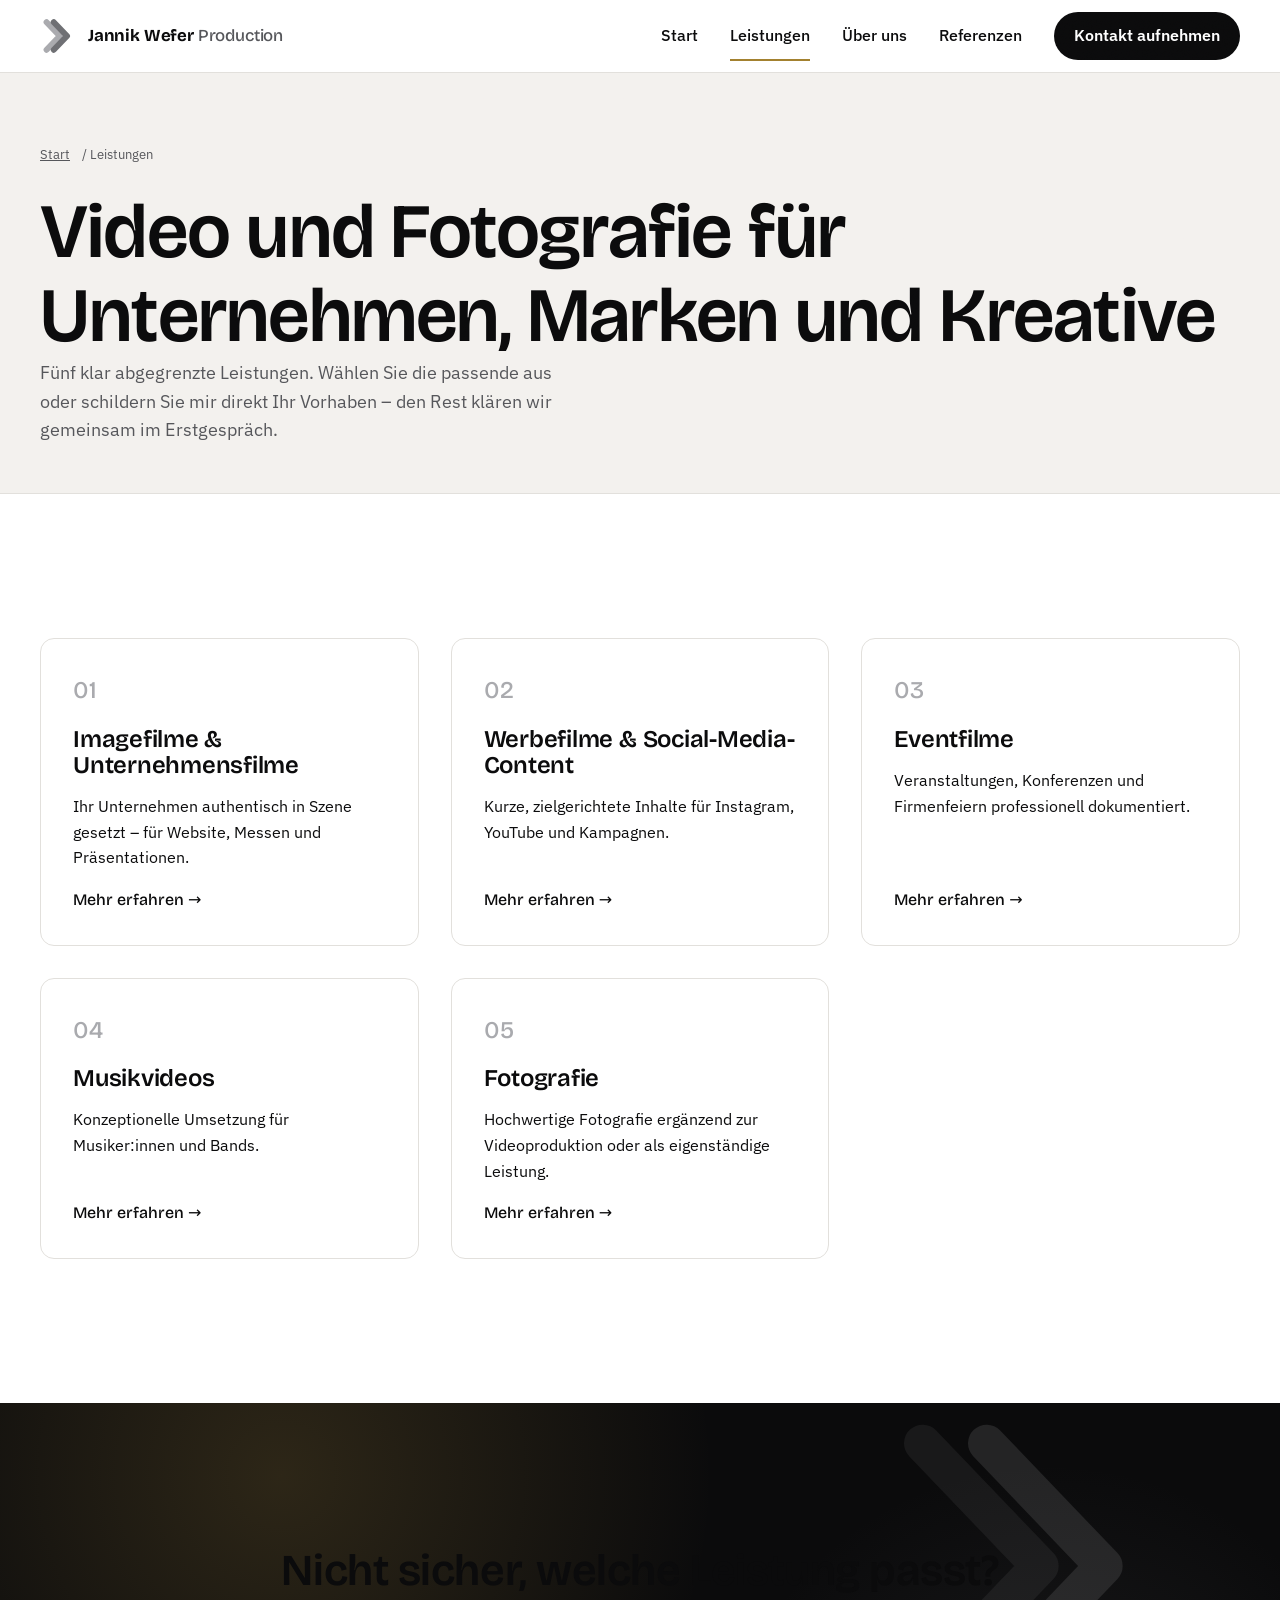
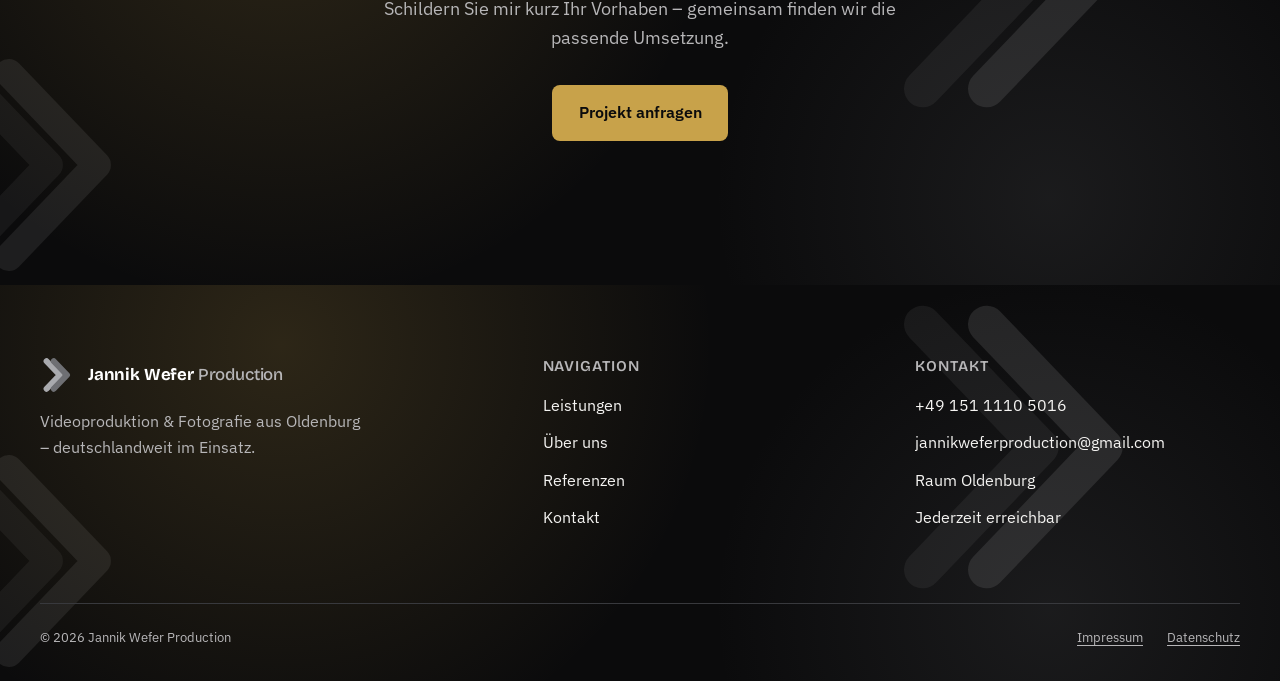
<file: leistungen/index.html>
<!doctype html>
<html lang="de">
<head>
  <meta charset="UTF-8">
  <script>document.documentElement.classList.add('js');</script>
  <meta name="viewport" content="width=device-width, initial-scale=1, viewport-fit=cover">
  <title>Leistungen | Jannik Wefer Production</title>
  <meta name="description" content="Imagefilme, Werbefilme &amp; Social-Media-Content, Eventfilme, Musikvideos und Fotografie – die Leistungen von Jannik Wefer Production im Überblick.">
  <meta name="theme-color" content="#f3f1ee">
  <link rel="icon" type="image/svg+xml" href="/assets/images/logo/favicon.svg">
  <link rel="stylesheet" href="/assets/css/fonts.css">
  <link rel="stylesheet" href="/assets/css/tokens.css">
  <link rel="stylesheet" href="/assets/css/styles.css">
</head>
<body>
  <a class="skip-link" href="#main">Zum Inhalt springen</a>

  <header class="site-header">
    <div class="container site-header__inner">
      <a href="/" class="brand">
        <svg class="brand__mark" viewBox="0 0 120 120" aria-hidden="true" focusable="false">
          <path d="M22 14 L66 60 L22 106" fill="none" stroke="#a9aaae" stroke-width="20" stroke-linecap="round" stroke-linejoin="round"/>
          <path d="M46 14 L90 60 L46 106" fill="none" stroke="#6e6f73" stroke-width="20" stroke-linecap="round" stroke-linejoin="round"/>
        </svg>
        <span class="brand__name">Jannik Wefer <em>Production</em></span>
      </a>
      <button class="nav-toggle" aria-expanded="false" aria-controls="site-nav" aria-label="Menü öffnen">
        <span class="nav-toggle__bar"></span>
      </button>
      <nav id="site-nav" class="site-nav" aria-label="Hauptnavigation">
        <ul>
          <li><a href="/">Start</a></li>
          <li><a href="/leistungen/" aria-current="page">Leistungen</a></li>
          <li><a href="/ueber-uns/">Über uns</a></li>
          <li><a href="/referenzen/">Referenzen</a></li>
          <li><a href="/kontakt/" class="nav-cta">Kontakt aufnehmen</a></li>
        </ul>
      </nav>
    </div>
  </header>

  <main id="main">
    <section class="page-hero">
      <div class="container">
        <p class="breadcrumbs"><a href="/">Start</a> / Leistungen</p>
        <h1>Video und Fotografie für Unternehmen, Marken und Kreative</h1>
        <p class="lead">Fünf klar abgegrenzte Leistungen. Wählen Sie die passende aus oder schildern Sie mir direkt Ihr Vorhaben – den Rest klären wir gemeinsam im Erstgespräch.</p>
      </div>
    </section>

    <section class="section">
      <div class="container">
        <div class="grid grid--3">
          <a class="card card--service reveal" href="/leistungen/imagefilme-unternehmensfilme.html">
            <span class="num">01</span>
            <h2 style="font-size: var(--fs-500);">Imagefilme &amp; Unternehmensfilme</h2>
            <p>Ihr Unternehmen authentisch in Szene gesetzt – für Website, Messen und Präsentationen.</p>
            <span class="arrow">Mehr erfahren →</span>
          </a>
          <a class="card card--service reveal" href="/leistungen/werbefilme-social-media.html">
            <span class="num">02</span>
            <h2 style="font-size: var(--fs-500);">Werbefilme &amp; Social-Media-Content</h2>
            <p>Kurze, zielgerichtete Inhalte für Instagram, YouTube und Kampagnen.</p>
            <span class="arrow">Mehr erfahren →</span>
          </a>
          <a class="card card--service reveal" href="/leistungen/eventfilme.html">
            <span class="num">03</span>
            <h2 style="font-size: var(--fs-500);">Eventfilme</h2>
            <p>Veranstaltungen, Konferenzen und Firmenfeiern professionell dokumentiert.</p>
            <span class="arrow">Mehr erfahren →</span>
          </a>
          <a class="card card--service reveal" href="/leistungen/musikvideos.html">
            <span class="num">04</span>
            <h2 style="font-size: var(--fs-500);">Musikvideos</h2>
            <p>Konzeptionelle Umsetzung für Musiker:innen und Bands.</p>
            <span class="arrow">Mehr erfahren →</span>
          </a>
          <a class="card card--service reveal" href="/leistungen/fotografie.html">
            <span class="num">05</span>
            <h2 style="font-size: var(--fs-500);">Fotografie</h2>
            <p>Hochwertige Fotografie ergänzend zur Videoproduktion oder als eigenständige Leistung.</p>
            <span class="arrow">Mehr erfahren →</span>
          </a>
        </div>
      </div>
    </section>

    <section class="section section--alt on-dark" style="background: var(--color-black);">
      <div class="container text-center">
        <h2>Nicht sicher, welche Leistung passt?</h2>
        <p class="lead" style="margin-inline: auto;">Schildern Sie mir kurz Ihr Vorhaben – gemeinsam finden wir die passende Umsetzung.</p>
        <div class="hero__actions" style="justify-content: center;">
          <a href="/kontakt/" class="btn btn--accent">Projekt anfragen</a>
        </div>
      </div>
    </section>
  </main>

  <footer class="site-footer">
    <div class="container">
      <div class="footer-grid">
        <div>
          <a href="/" class="brand" style="color: var(--color-white); margin-bottom: var(--space-3); display: inline-flex;">
            <svg class="brand__mark" viewBox="0 0 120 120" aria-hidden="true" focusable="false">
              <path d="M22 14 L66 60 L22 106" fill="none" stroke="#a9aaae" stroke-width="20" stroke-linecap="round" stroke-linejoin="round"/>
              <path d="M46 14 L90 60 L46 106" fill="none" stroke="#6e6f73" stroke-width="20" stroke-linecap="round" stroke-linejoin="round"/>
            </svg>
            <span class="brand__name">Jannik Wefer <em style="color: var(--color-text-on-dark-muted);">Production</em></span>
          </a>
          <p style="color: var(--color-text-on-dark-muted); max-width: 32ch;">Videoproduktion &amp; Fotografie aus Oldenburg – deutschlandweit im Einsatz.</p>
        </div>
        <div>
          <h3>Navigation</h3>
          <ul>
            <li><a href="/leistungen/">Leistungen</a></li>
            <li><a href="/ueber-uns/">Über uns</a></li>
            <li><a href="/referenzen/">Referenzen</a></li>
            <li><a href="/kontakt/">Kontakt</a></li>
          </ul>
        </div>
        <div>
          <h3>Kontakt</h3>
          <ul>
            <li><a href="tel:+4915111105016">+49 151 1110 5016</a></li>
            <li><a href="mailto:jannikweferproduction@gmail.com">jannikweferproduction@gmail.com</a></li>
            <li>Raum Oldenburg</li>
            <li>Jederzeit erreichbar</li>
          </ul>
        </div>
      </div>
      <div class="footer-bottom">
        <p>&copy; <span id="year">2026</span> Jannik Wefer Production</p>
        <ul>
          <li><a href="/impressum/">Impressum</a></li>
          <li><a href="/datenschutz/">Datenschutz</a></li>
        </ul>
      </div>
    </div>
  </footer>

  <script src="/assets/js/main.js"></script>
</body>
</html>
</file>
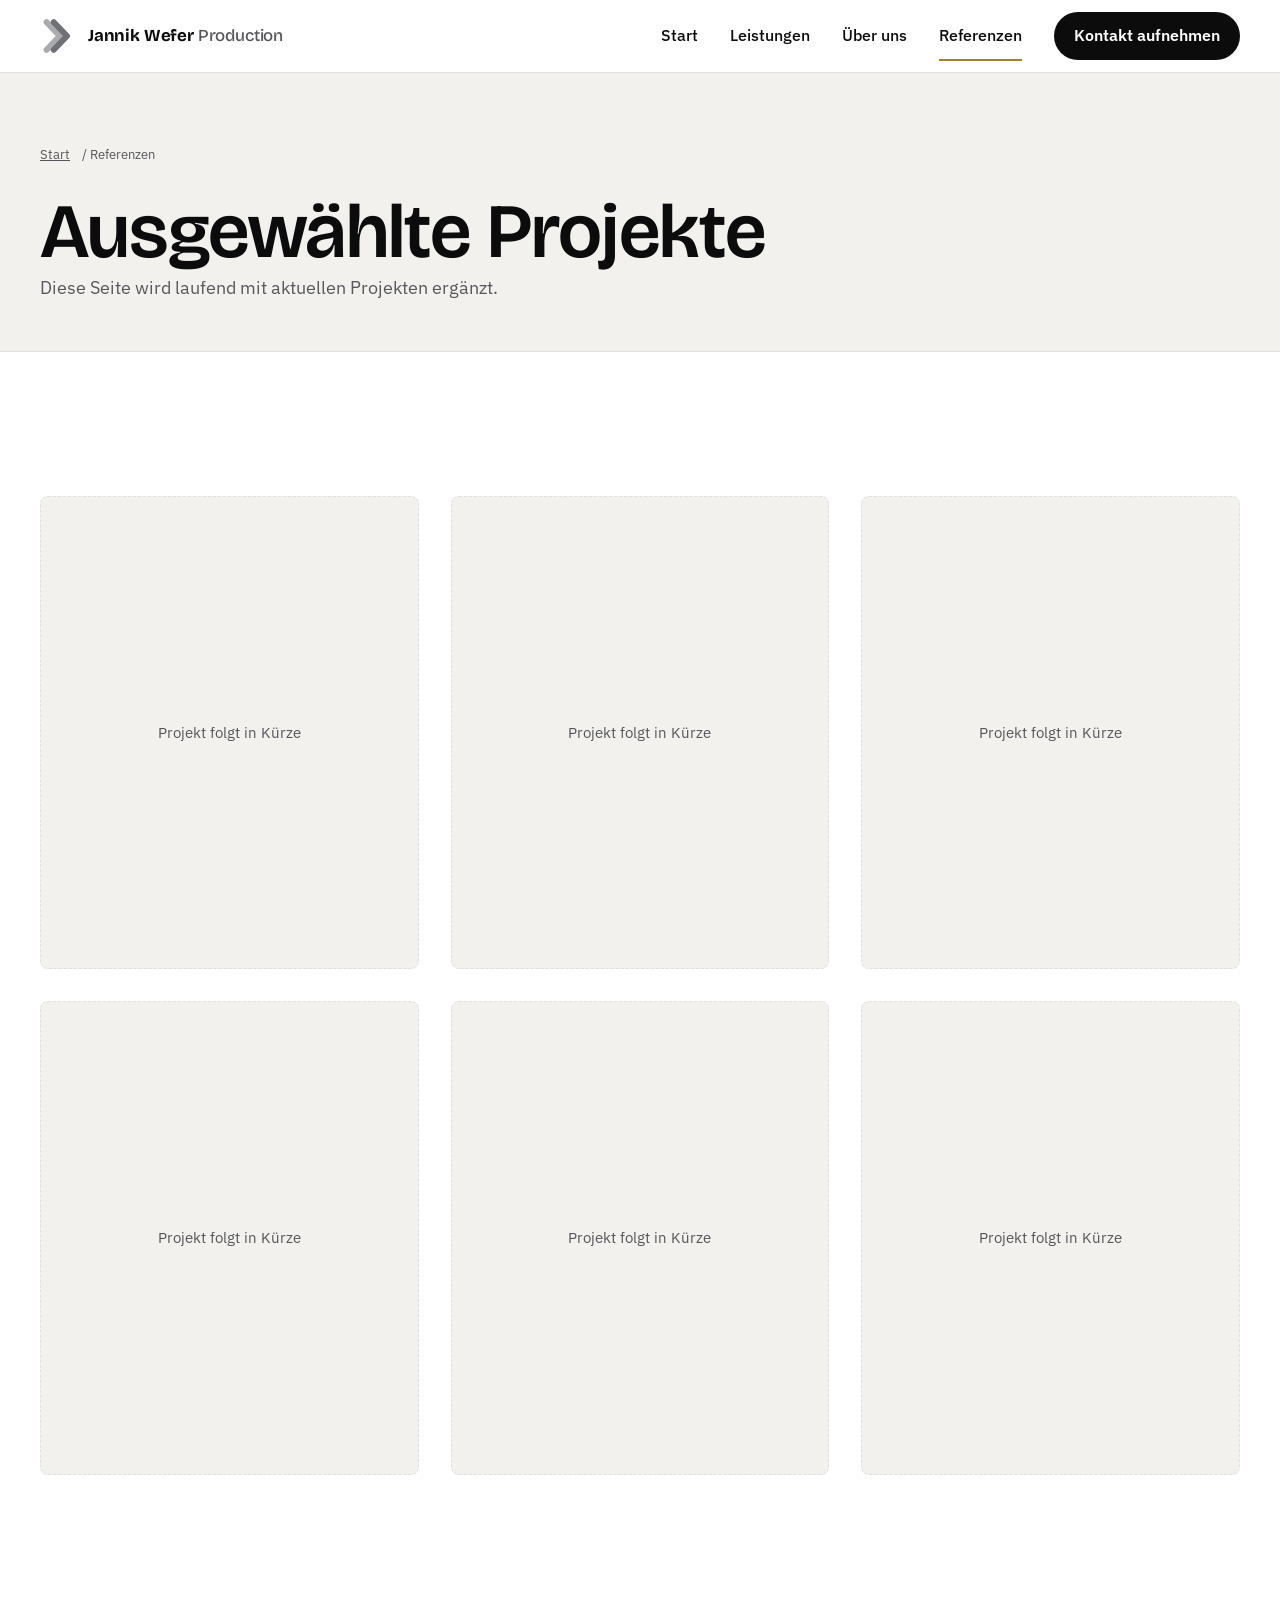
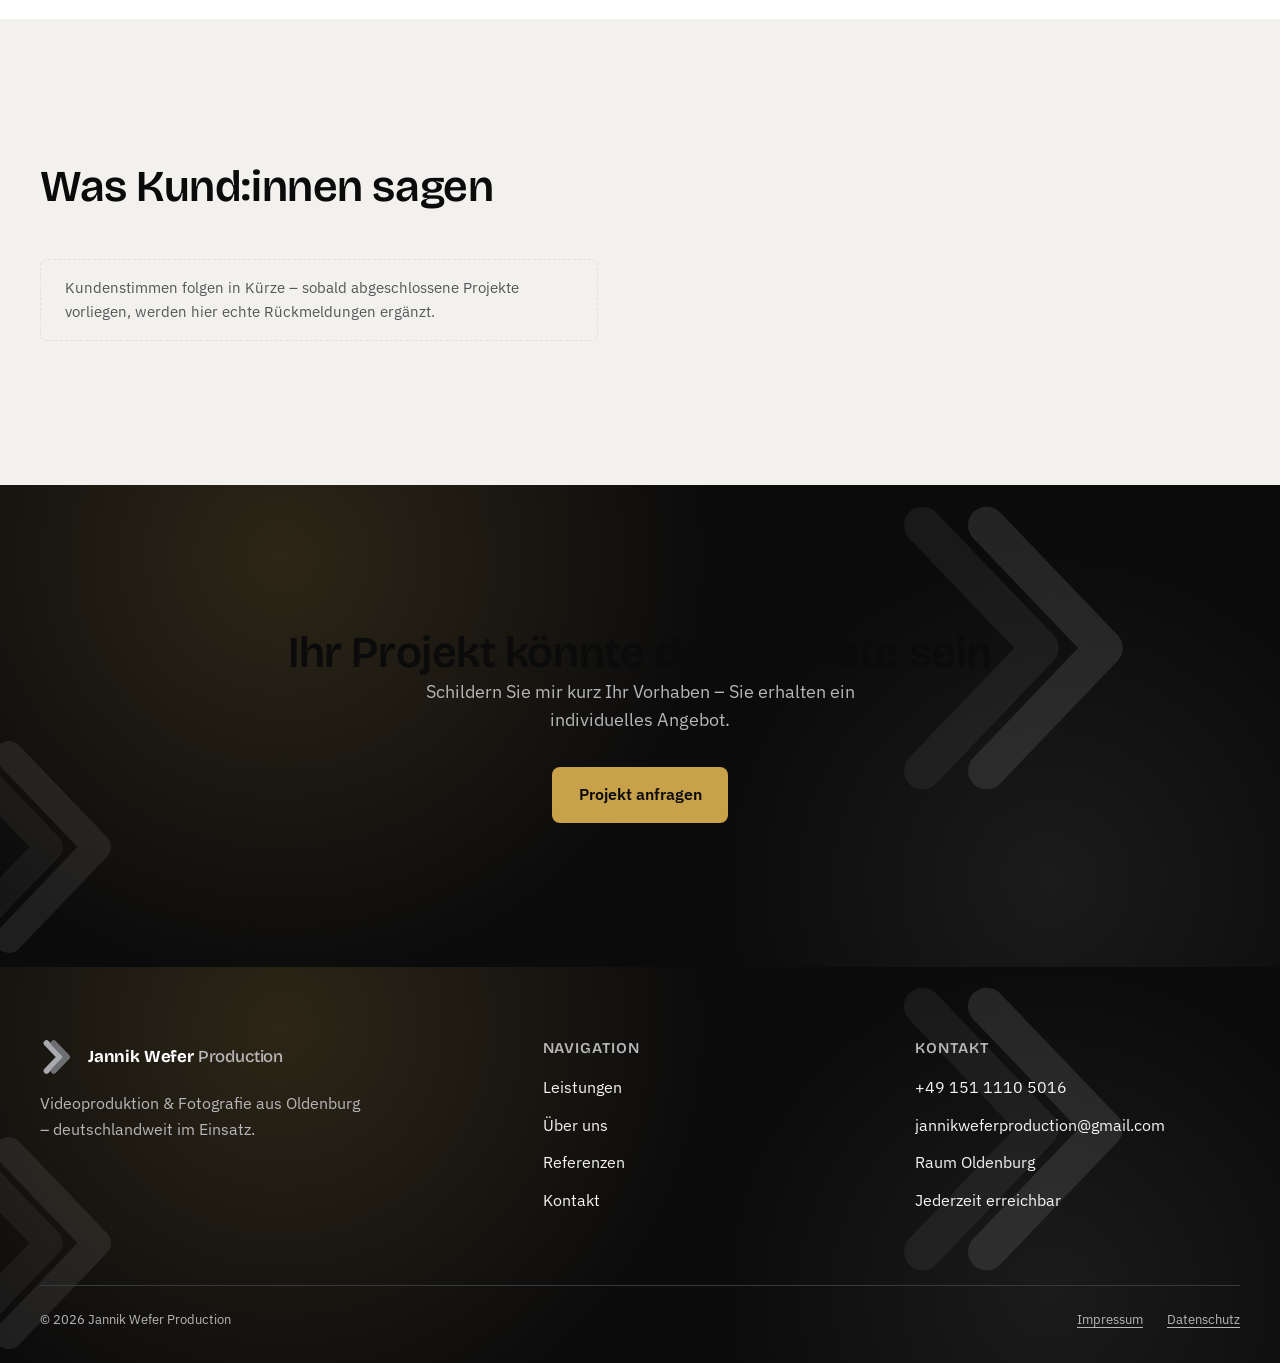
<file: referenzen/index.html>
<!doctype html>
<html lang="de">
<head>
  <meta charset="UTF-8">
  <script>document.documentElement.classList.add('js');</script>
  <meta name="viewport" content="width=device-width, initial-scale=1, viewport-fit=cover">
  <title>Referenzen | Jannik Wefer Production</title>
  <meta name="description" content="Ausgewählte Video- und Fotoprojekte von Jannik Wefer Production. Diese Seite wächst laufend mit neuen Projekten.">
  <meta name="theme-color" content="#f3f1ee">
  <link rel="icon" type="image/svg+xml" href="/assets/images/logo/favicon.svg">
  <link rel="stylesheet" href="/assets/css/fonts.css">
  <link rel="stylesheet" href="/assets/css/tokens.css">
  <link rel="stylesheet" href="/assets/css/styles.css">
</head>
<body>
  <a class="skip-link" href="#main">Zum Inhalt springen</a>

  <header class="site-header">
    <div class="container site-header__inner">
      <a href="/" class="brand">
        <svg class="brand__mark" viewBox="0 0 120 120" aria-hidden="true" focusable="false">
          <path d="M22 14 L66 60 L22 106" fill="none" stroke="#a9aaae" stroke-width="20" stroke-linecap="round" stroke-linejoin="round"/>
          <path d="M46 14 L90 60 L46 106" fill="none" stroke="#6e6f73" stroke-width="20" stroke-linecap="round" stroke-linejoin="round"/>
        </svg>
        <span class="brand__name">Jannik Wefer <em>Production</em></span>
      </a>
      <button class="nav-toggle" aria-expanded="false" aria-controls="site-nav" aria-label="Menü öffnen">
        <span class="nav-toggle__bar"></span>
      </button>
      <nav id="site-nav" class="site-nav" aria-label="Hauptnavigation">
        <ul>
          <li><a href="/">Start</a></li>
          <li><a href="/leistungen/">Leistungen</a></li>
          <li><a href="/ueber-uns/">Über uns</a></li>
          <li><a href="/referenzen/" aria-current="page">Referenzen</a></li>
          <li><a href="/kontakt/" class="nav-cta">Kontakt aufnehmen</a></li>
        </ul>
      </nav>
    </div>
  </header>

  <main id="main">
    <section class="page-hero">
      <div class="container">
        <p class="breadcrumbs"><a href="/">Start</a> / Referenzen</p>
        <h1>Ausgewählte Projekte</h1>
        <p class="lead">Diese Seite wird laufend mit aktuellen Projekten ergänzt.</p>
      </div>
    </section>

    <section class="section">
      <div class="container">
        <div class="grid grid--3">
          <div class="placeholder-tile gallery__item reveal">Projekt folgt in Kürze</div>
          <div class="placeholder-tile gallery__item reveal">Projekt folgt in Kürze</div>
          <div class="placeholder-tile gallery__item reveal">Projekt folgt in Kürze</div>
          <div class="placeholder-tile gallery__item reveal">Projekt folgt in Kürze</div>
          <div class="placeholder-tile gallery__item reveal">Projekt folgt in Kürze</div>
          <div class="placeholder-tile gallery__item reveal">Projekt folgt in Kürze</div>
        </div>
      </div>
    </section>

    <section class="section section--alt" aria-labelledby="stimmen-h2">
      <div class="container">
        <div class="section-head reveal">
          <h2 id="stimmen-h2">Was Kund:innen sagen</h2>
        </div>
        <p class="placeholder-note reveal">Kundenstimmen folgen in Kürze – sobald abgeschlossene Projekte vorliegen, werden hier echte Rückmeldungen ergänzt.</p>
      </div>
    </section>

    <section class="section on-dark" style="background: var(--color-black);">
      <div class="container text-center">
        <h2>Ihr Projekt könnte das nächste sein</h2>
        <p class="lead" style="margin-inline: auto;">Schildern Sie mir kurz Ihr Vorhaben – Sie erhalten ein individuelles Angebot.</p>
        <div class="hero__actions" style="justify-content: center;">
          <a href="/kontakt/" class="btn btn--accent">Projekt anfragen</a>
        </div>
      </div>
    </section>
  </main>

  <footer class="site-footer">
    <div class="container">
      <div class="footer-grid">
        <div>
          <a href="/" class="brand" style="color: var(--color-white); margin-bottom: var(--space-3); display: inline-flex;">
            <svg class="brand__mark" viewBox="0 0 120 120" aria-hidden="true" focusable="false">
              <path d="M22 14 L66 60 L22 106" fill="none" stroke="#a9aaae" stroke-width="20" stroke-linecap="round" stroke-linejoin="round"/>
              <path d="M46 14 L90 60 L46 106" fill="none" stroke="#6e6f73" stroke-width="20" stroke-linecap="round" stroke-linejoin="round"/>
            </svg>
            <span class="brand__name">Jannik Wefer <em style="color: var(--color-text-on-dark-muted);">Production</em></span>
          </a>
          <p style="color: var(--color-text-on-dark-muted); max-width: 32ch;">Videoproduktion &amp; Fotografie aus Oldenburg – deutschlandweit im Einsatz.</p>
        </div>
        <div>
          <h3>Navigation</h3>
          <ul>
            <li><a href="/leistungen/">Leistungen</a></li>
            <li><a href="/ueber-uns/">Über uns</a></li>
            <li><a href="/referenzen/">Referenzen</a></li>
            <li><a href="/kontakt/">Kontakt</a></li>
          </ul>
        </div>
        <div>
          <h3>Kontakt</h3>
          <ul>
            <li><a href="tel:+4915111105016">+49 151 1110 5016</a></li>
            <li><a href="mailto:jannikweferproduction@gmail.com">jannikweferproduction@gmail.com</a></li>
            <li>Raum Oldenburg</li>
            <li>Jederzeit erreichbar</li>
          </ul>
        </div>
      </div>
      <div class="footer-bottom">
        <p>&copy; <span id="year">2026</span> Jannik Wefer Production</p>
        <ul>
          <li><a href="/impressum/">Impressum</a></li>
          <li><a href="/datenschutz/">Datenschutz</a></li>
        </ul>
      </div>
    </div>
  </footer>

  <script src="/assets/js/main.js"></script>
</body>
</html>
</file>
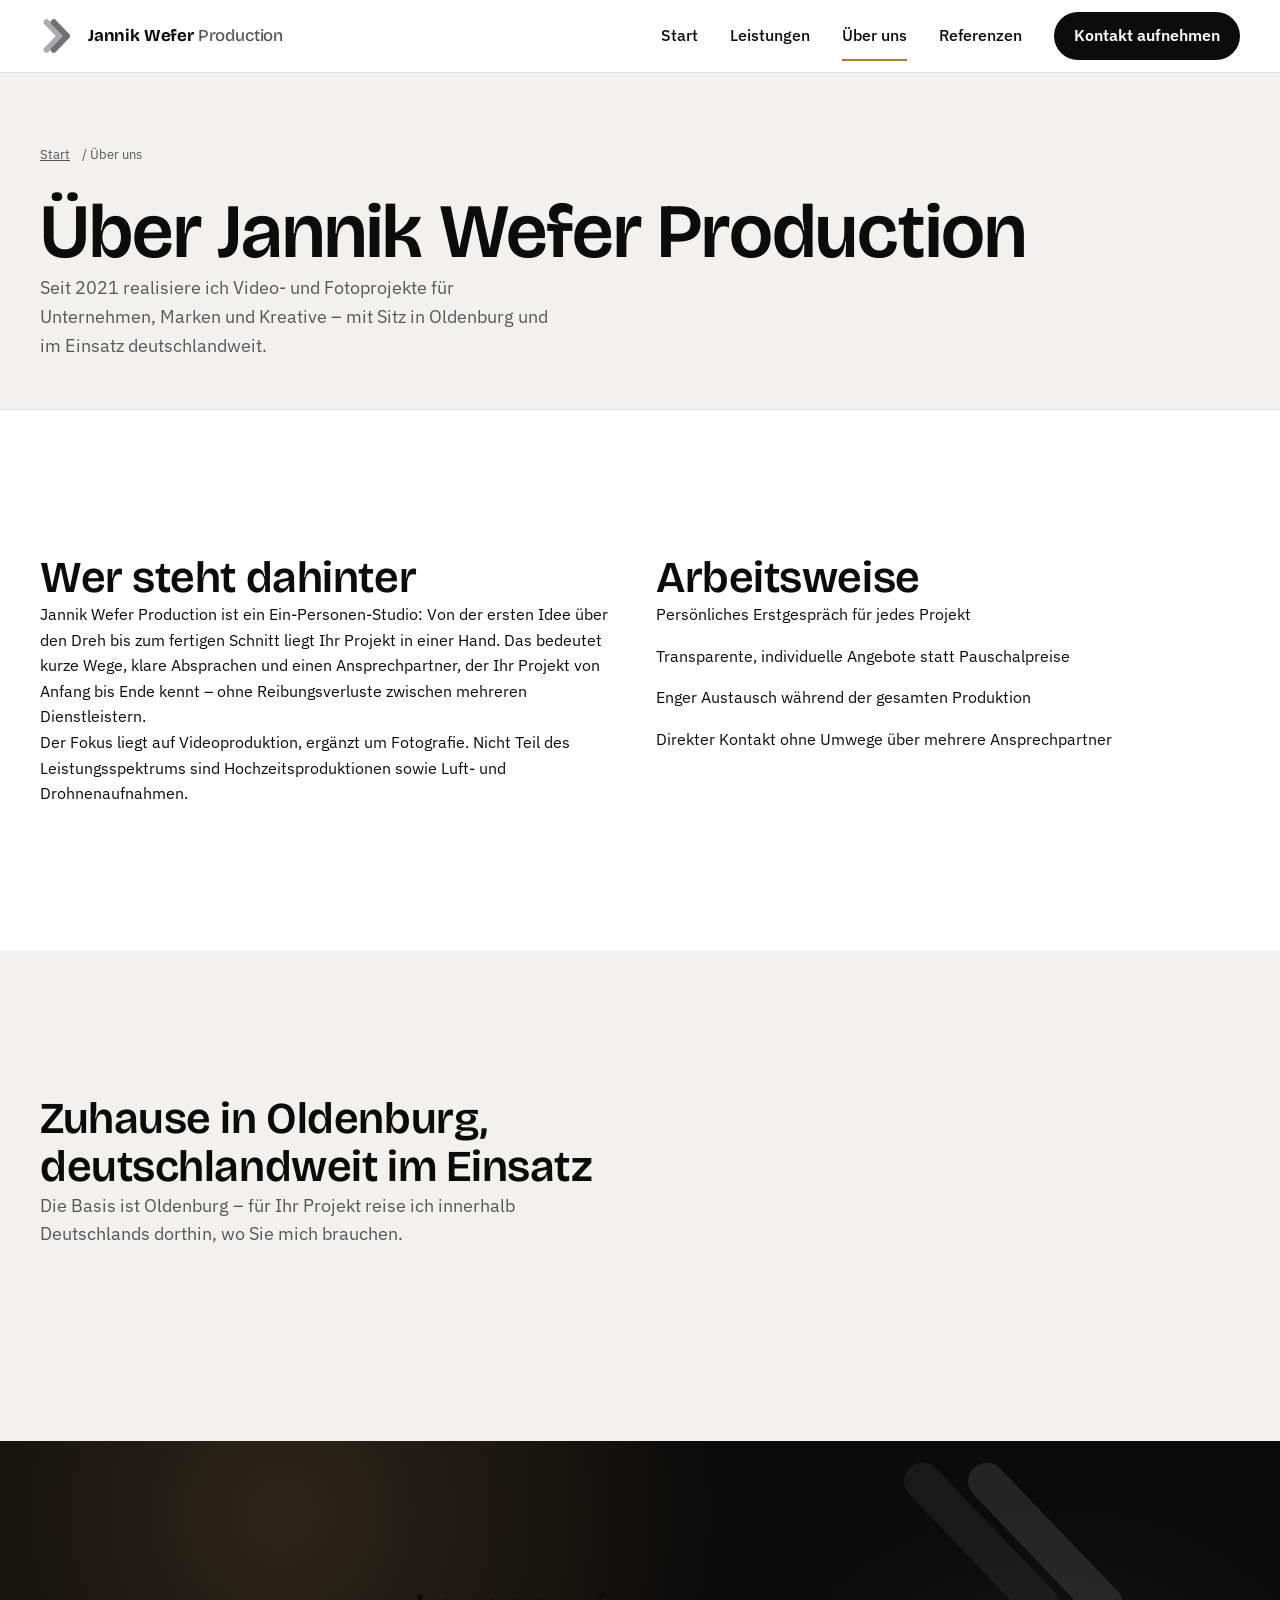
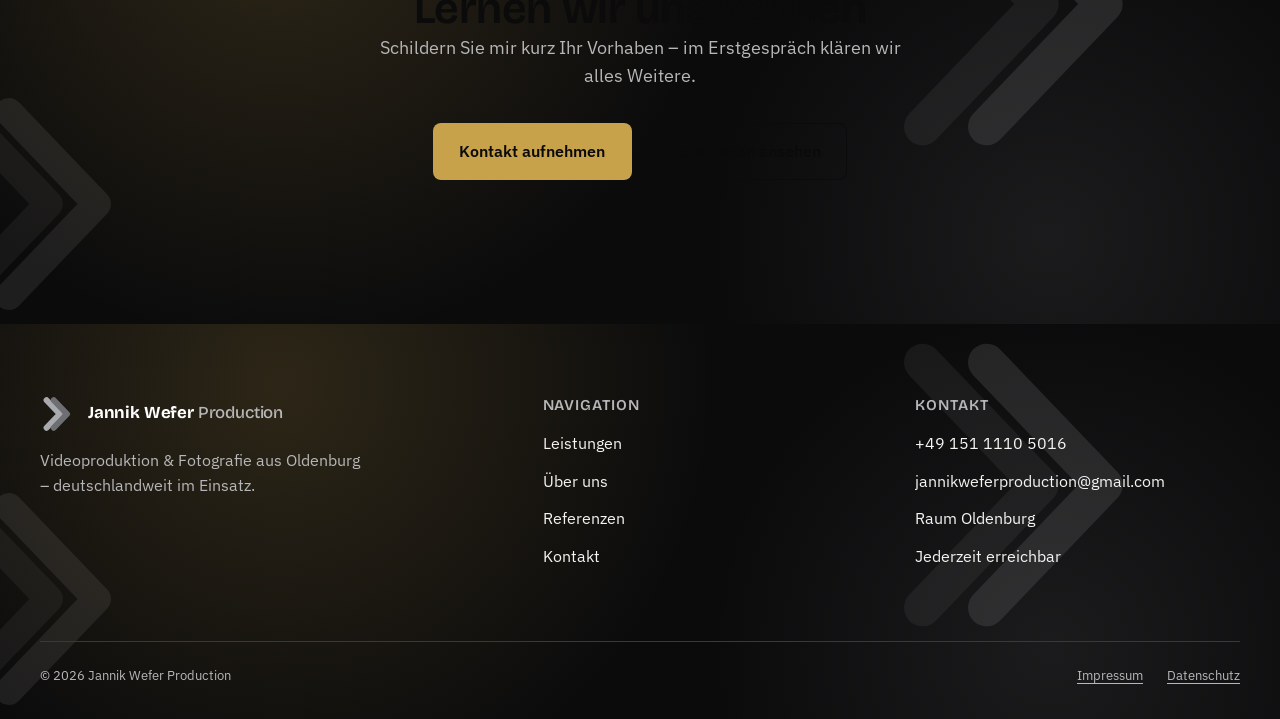
<file: ueber-uns/index.html>
<!doctype html>
<html lang="de">
<head>
  <meta charset="UTF-8">
  <script>document.documentElement.classList.add('js');</script>
  <meta name="viewport" content="width=device-width, initial-scale=1, viewport-fit=cover">
  <title>Über uns | Jannik Wefer Production</title>
  <meta name="description" content="Jannik Wefer Production: seit 2021 Video- und Fotoproduktion aus Oldenburg, deutschlandweit im Einsatz. Ein Ansprechpartner von der Idee bis zum fertigen Film.">
  <meta name="theme-color" content="#f3f1ee">
  <link rel="icon" type="image/svg+xml" href="/assets/images/logo/favicon.svg">
  <link rel="stylesheet" href="/assets/css/fonts.css">
  <link rel="stylesheet" href="/assets/css/tokens.css">
  <link rel="stylesheet" href="/assets/css/styles.css">
</head>
<body>
  <a class="skip-link" href="#main">Zum Inhalt springen</a>

  <header class="site-header">
    <div class="container site-header__inner">
      <a href="/" class="brand">
        <svg class="brand__mark" viewBox="0 0 120 120" aria-hidden="true" focusable="false">
          <path d="M22 14 L66 60 L22 106" fill="none" stroke="#a9aaae" stroke-width="20" stroke-linecap="round" stroke-linejoin="round"/>
          <path d="M46 14 L90 60 L46 106" fill="none" stroke="#6e6f73" stroke-width="20" stroke-linecap="round" stroke-linejoin="round"/>
        </svg>
        <span class="brand__name">Jannik Wefer <em>Production</em></span>
      </a>
      <button class="nav-toggle" aria-expanded="false" aria-controls="site-nav" aria-label="Menü öffnen">
        <span class="nav-toggle__bar"></span>
      </button>
      <nav id="site-nav" class="site-nav" aria-label="Hauptnavigation">
        <ul>
          <li><a href="/">Start</a></li>
          <li><a href="/leistungen/">Leistungen</a></li>
          <li><a href="/ueber-uns/" aria-current="page">Über uns</a></li>
          <li><a href="/referenzen/">Referenzen</a></li>
          <li><a href="/kontakt/" class="nav-cta">Kontakt aufnehmen</a></li>
        </ul>
      </nav>
    </div>
  </header>

  <main id="main">
    <section class="page-hero">
      <div class="container">
        <p class="breadcrumbs"><a href="/">Start</a> / Über uns</p>
        <h1>Über Jannik Wefer Production</h1>
        <p class="lead">Seit 2021 realisiere ich Video- und Fotoprojekte für Unternehmen, Marken und Kreative – mit Sitz in Oldenburg und im Einsatz deutschlandweit.</p>
      </div>
    </section>

    <section class="section">
      <div class="container grid grid--2">
        <div class="reveal">
          <h2>Wer steht dahinter</h2>
          <p>Jannik Wefer Production ist ein Ein-Personen-Studio: Von der ersten Idee über den Dreh bis zum fertigen Schnitt liegt Ihr Projekt in einer Hand. Das bedeutet kurze Wege, klare Absprachen und einen Ansprechpartner, der Ihr Projekt von Anfang bis Ende kennt – ohne Reibungsverluste zwischen mehreren Dienstleistern.</p>
          <p>Der Fokus liegt auf Videoproduktion, ergänzt um Fotografie. Nicht Teil des Leistungsspektrums sind Hochzeitsproduktionen sowie Luft- und Drohnenaufnahmen.</p>
        </div>
        <div class="reveal">
          <h2>Arbeitsweise</h2>
          <ul class="stack">
            <li>Persönliches Erstgespräch für jedes Projekt</li>
            <li>Transparente, individuelle Angebote statt Pauschalpreise</li>
            <li>Enger Austausch während der gesamten Produktion</li>
            <li>Direkter Kontakt ohne Umwege über mehrere Ansprechpartner</li>
          </ul>
        </div>
      </div>
    </section>

    <section class="section section--alt">
      <div class="container">
        <div class="section-head reveal">
          <h2>Zuhause in Oldenburg, deutschlandweit im Einsatz</h2>
          <p class="lead">Die Basis ist Oldenburg – für Ihr Projekt reise ich innerhalb Deutschlands dorthin, wo Sie mich brauchen.</p>
        </div>
      </div>
    </section>

    <section class="section on-dark" style="background: var(--color-black);">
      <div class="container text-center">
        <h2>Lernen wir uns kennen</h2>
        <p class="lead" style="margin-inline: auto;">Schildern Sie mir kurz Ihr Vorhaben – im Erstgespräch klären wir alles Weitere.</p>
        <div class="hero__actions" style="justify-content: center;">
          <a href="/kontakt/" class="btn btn--accent">Kontakt aufnehmen</a>
          <a href="/leistungen/" class="btn btn--ghost">Leistungen ansehen</a>
        </div>
      </div>
    </section>
  </main>

  <footer class="site-footer">
    <div class="container">
      <div class="footer-grid">
        <div>
          <a href="/" class="brand" style="color: var(--color-white); margin-bottom: var(--space-3); display: inline-flex;">
            <svg class="brand__mark" viewBox="0 0 120 120" aria-hidden="true" focusable="false">
              <path d="M22 14 L66 60 L22 106" fill="none" stroke="#a9aaae" stroke-width="20" stroke-linecap="round" stroke-linejoin="round"/>
              <path d="M46 14 L90 60 L46 106" fill="none" stroke="#6e6f73" stroke-width="20" stroke-linecap="round" stroke-linejoin="round"/>
            </svg>
            <span class="brand__name">Jannik Wefer <em style="color: var(--color-text-on-dark-muted);">Production</em></span>
          </a>
          <p style="color: var(--color-text-on-dark-muted); max-width: 32ch;">Videoproduktion &amp; Fotografie aus Oldenburg – deutschlandweit im Einsatz.</p>
        </div>
        <div>
          <h3>Navigation</h3>
          <ul>
            <li><a href="/leistungen/">Leistungen</a></li>
            <li><a href="/ueber-uns/">Über uns</a></li>
            <li><a href="/referenzen/">Referenzen</a></li>
            <li><a href="/kontakt/">Kontakt</a></li>
          </ul>
        </div>
        <div>
          <h3>Kontakt</h3>
          <ul>
            <li><a href="tel:+4915111105016">+49 151 1110 5016</a></li>
            <li><a href="mailto:jannikweferproduction@gmail.com">jannikweferproduction@gmail.com</a></li>
            <li>Raum Oldenburg</li>
            <li>Jederzeit erreichbar</li>
          </ul>
        </div>
      </div>
      <div class="footer-bottom">
        <p>&copy; <span id="year">2026</span> Jannik Wefer Production</p>
        <ul>
          <li><a href="/impressum/">Impressum</a></li>
          <li><a href="/datenschutz/">Datenschutz</a></li>
        </ul>
      </div>
    </div>
  </footer>

  <script src="/assets/js/main.js"></script>
</body>
</html>
</file>
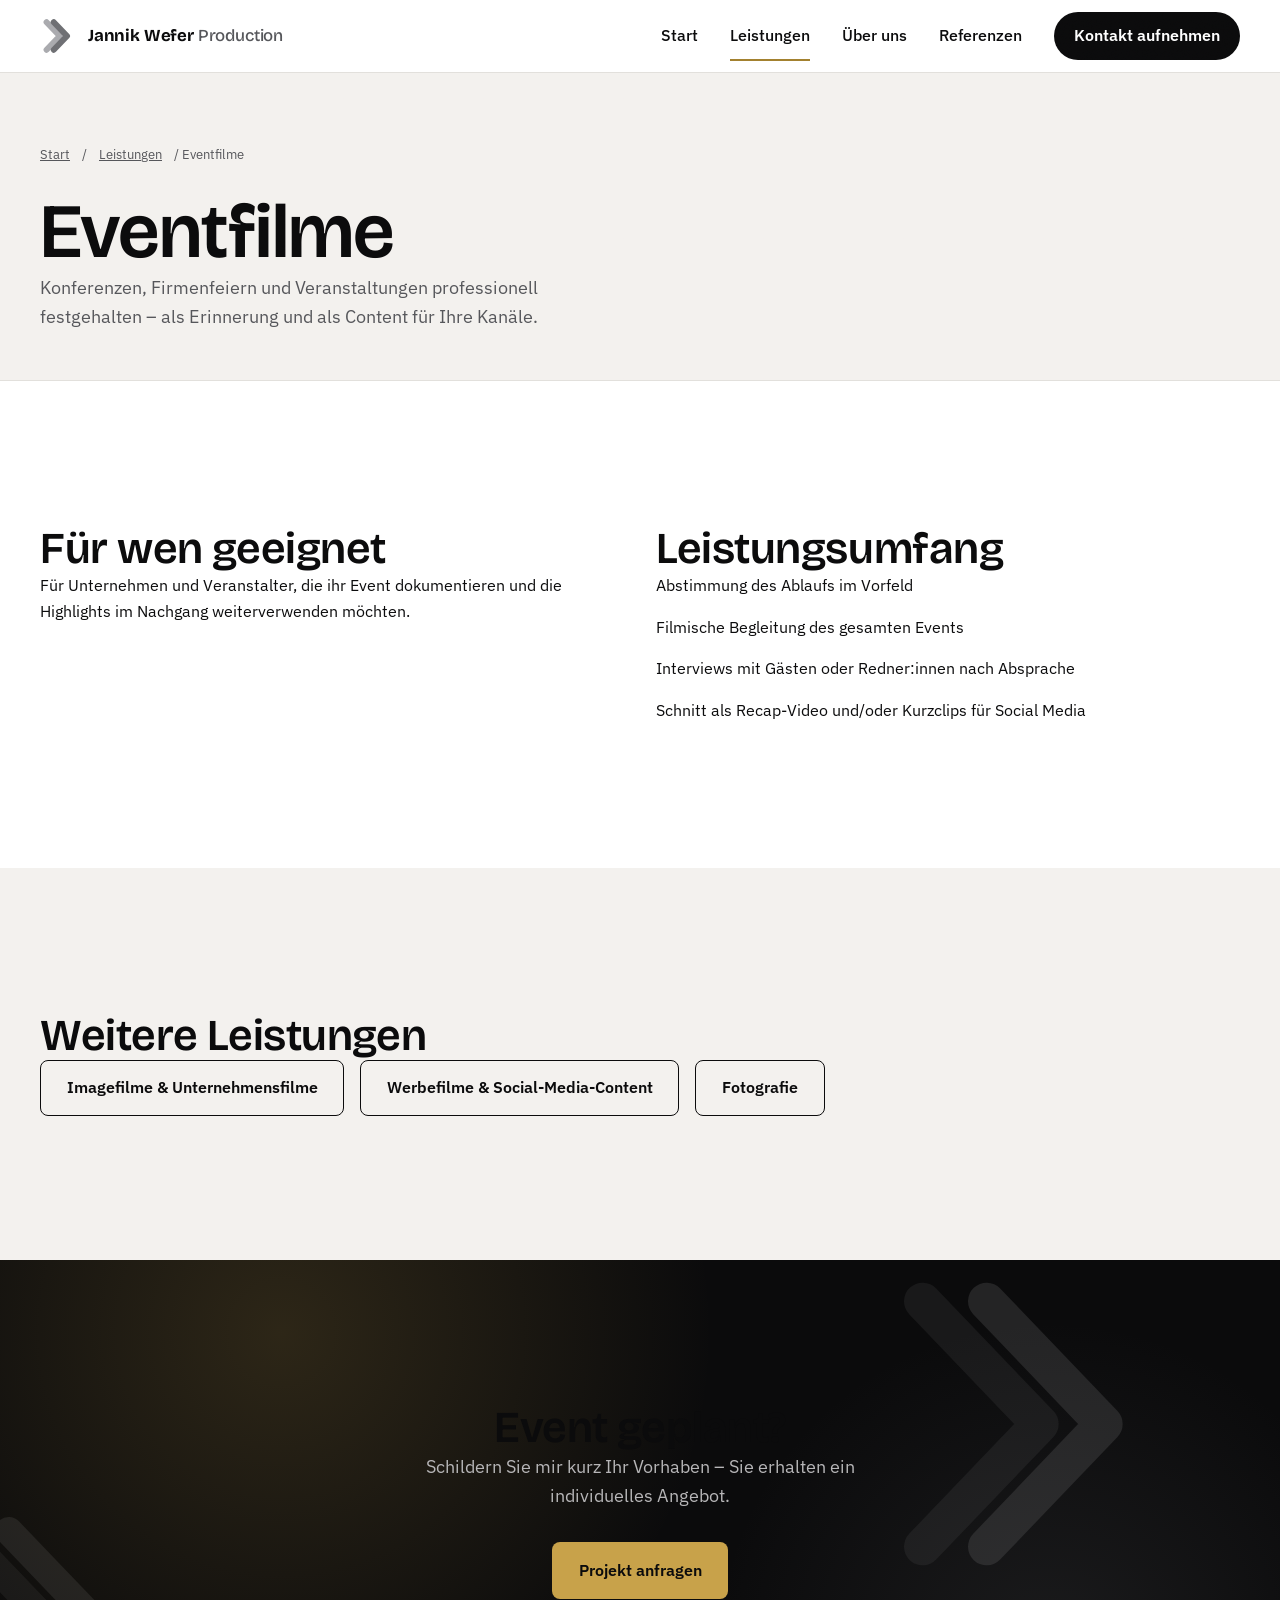
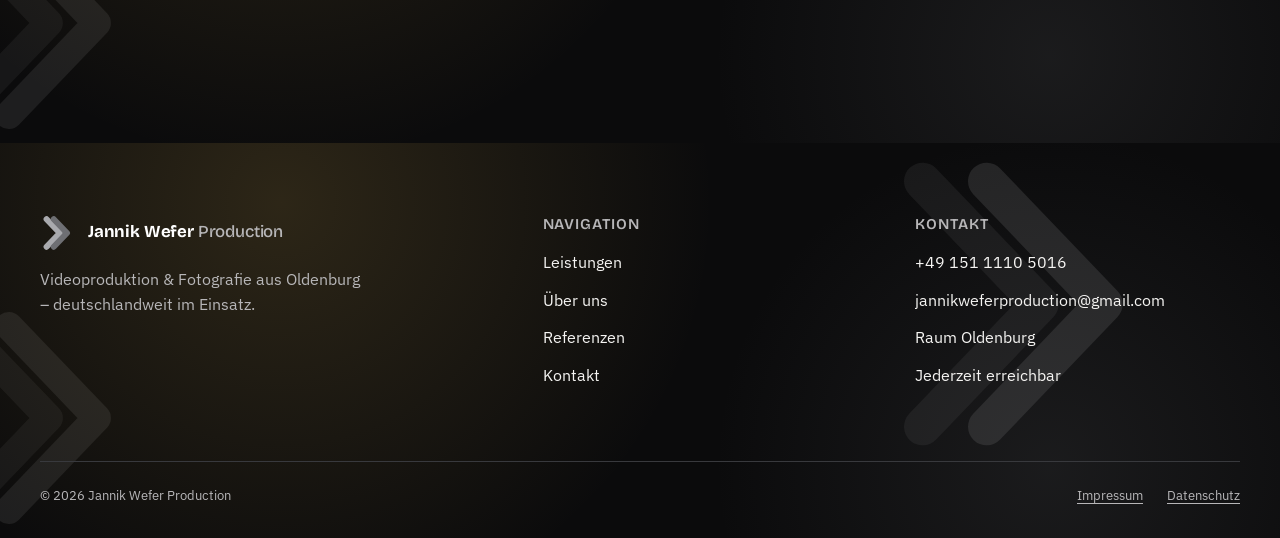
<file: leistungen/eventfilme.html>
<!doctype html>
<html lang="de">
<head>
  <meta charset="UTF-8">
  <script>document.documentElement.classList.add('js');</script>
  <meta name="viewport" content="width=device-width, initial-scale=1, viewport-fit=cover">
  <title>Eventfilme | Jannik Wefer Production</title>
  <meta name="description" content="Konferenzen, Firmenfeiern und Veranstaltungen professionell gefilmt – als Recap-Video und Content für Ihre Kanäle.">
  <meta name="theme-color" content="#f3f1ee">
  <link rel="icon" type="image/svg+xml" href="/assets/images/logo/favicon.svg">
  <link rel="stylesheet" href="/assets/css/fonts.css">
  <link rel="stylesheet" href="/assets/css/tokens.css">
  <link rel="stylesheet" href="/assets/css/styles.css">
</head>
<body>
  <a class="skip-link" href="#main">Zum Inhalt springen</a>

  <header class="site-header">
    <div class="container site-header__inner">
      <a href="/" class="brand">
        <svg class="brand__mark" viewBox="0 0 120 120" aria-hidden="true" focusable="false">
          <path d="M22 14 L66 60 L22 106" fill="none" stroke="#a9aaae" stroke-width="20" stroke-linecap="round" stroke-linejoin="round"/>
          <path d="M46 14 L90 60 L46 106" fill="none" stroke="#6e6f73" stroke-width="20" stroke-linecap="round" stroke-linejoin="round"/>
        </svg>
        <span class="brand__name">Jannik Wefer <em>Production</em></span>
      </a>
      <button class="nav-toggle" aria-expanded="false" aria-controls="site-nav" aria-label="Menü öffnen">
        <span class="nav-toggle__bar"></span>
      </button>
      <nav id="site-nav" class="site-nav" aria-label="Hauptnavigation">
        <ul>
          <li><a href="/">Start</a></li>
          <li><a href="/leistungen/" aria-current="page">Leistungen</a></li>
          <li><a href="/ueber-uns/">Über uns</a></li>
          <li><a href="/referenzen/">Referenzen</a></li>
          <li><a href="/kontakt/" class="nav-cta">Kontakt aufnehmen</a></li>
        </ul>
      </nav>
    </div>
  </header>

  <main id="main">
    <section class="page-hero">
      <div class="container">
        <p class="breadcrumbs"><a href="/">Start</a> / <a href="/leistungen/">Leistungen</a> / Eventfilme</p>
        <h1>Eventfilme</h1>
        <p class="lead">Konferenzen, Firmenfeiern und Veranstaltungen professionell festgehalten – als Erinnerung und als Content für Ihre Kanäle.</p>
      </div>
    </section>

    <section class="section">
      <div class="container grid grid--2">
        <div class="reveal">
          <h2>Für wen geeignet</h2>
          <p>Für Unternehmen und Veranstalter, die ihr Event dokumentieren und die Highlights im Nachgang weiterverwenden möchten.</p>
        </div>
        <div class="reveal">
          <h2>Leistungsumfang</h2>
          <ul class="stack">
            <li>Abstimmung des Ablaufs im Vorfeld</li>
            <li>Filmische Begleitung des gesamten Events</li>
            <li>Interviews mit Gästen oder Redner:innen nach Absprache</li>
            <li>Schnitt als Recap-Video und/oder Kurzclips für Social Media</li>
          </ul>
        </div>
      </div>
    </section>

    <section class="section section--alt">
      <div class="container">
        <h2>Weitere Leistungen</h2>
        <ul class="cluster">
          <li><a class="btn btn--ghost" href="/leistungen/imagefilme-unternehmensfilme.html">Imagefilme &amp; Unternehmensfilme</a></li>
          <li><a class="btn btn--ghost" href="/leistungen/werbefilme-social-media.html">Werbefilme &amp; Social-Media-Content</a></li>
          <li><a class="btn btn--ghost" href="/leistungen/fotografie.html">Fotografie</a></li>
        </ul>
      </div>
    </section>

    <section class="section on-dark" style="background: var(--color-black);">
      <div class="container text-center">
        <h2>Event geplant?</h2>
        <p class="lead" style="margin-inline: auto;">Schildern Sie mir kurz Ihr Vorhaben – Sie erhalten ein individuelles Angebot.</p>
        <div class="hero__actions" style="justify-content: center;">
          <a href="/kontakt/" class="btn btn--accent">Projekt anfragen</a>
        </div>
      </div>
    </section>
  </main>

  <footer class="site-footer">
    <div class="container">
      <div class="footer-grid">
        <div>
          <a href="/" class="brand" style="color: var(--color-white); margin-bottom: var(--space-3); display: inline-flex;">
            <svg class="brand__mark" viewBox="0 0 120 120" aria-hidden="true" focusable="false">
              <path d="M22 14 L66 60 L22 106" fill="none" stroke="#a9aaae" stroke-width="20" stroke-linecap="round" stroke-linejoin="round"/>
              <path d="M46 14 L90 60 L46 106" fill="none" stroke="#6e6f73" stroke-width="20" stroke-linecap="round" stroke-linejoin="round"/>
            </svg>
            <span class="brand__name">Jannik Wefer <em style="color: var(--color-text-on-dark-muted);">Production</em></span>
          </a>
          <p style="color: var(--color-text-on-dark-muted); max-width: 32ch;">Videoproduktion &amp; Fotografie aus Oldenburg – deutschlandweit im Einsatz.</p>
        </div>
        <div>
          <h3>Navigation</h3>
          <ul>
            <li><a href="/leistungen/">Leistungen</a></li>
            <li><a href="/ueber-uns/">Über uns</a></li>
            <li><a href="/referenzen/">Referenzen</a></li>
            <li><a href="/kontakt/">Kontakt</a></li>
          </ul>
        </div>
        <div>
          <h3>Kontakt</h3>
          <ul>
            <li><a href="tel:+4915111105016">+49 151 1110 5016</a></li>
            <li><a href="mailto:jannikweferproduction@gmail.com">jannikweferproduction@gmail.com</a></li>
            <li>Raum Oldenburg</li>
            <li>Jederzeit erreichbar</li>
          </ul>
        </div>
      </div>
      <div class="footer-bottom">
        <p>&copy; <span id="year">2026</span> Jannik Wefer Production</p>
        <ul>
          <li><a href="/impressum/">Impressum</a></li>
          <li><a href="/datenschutz/">Datenschutz</a></li>
        </ul>
      </div>
    </div>
  </footer>

  <script src="/assets/js/main.js"></script>
</body>
</html>
</file>
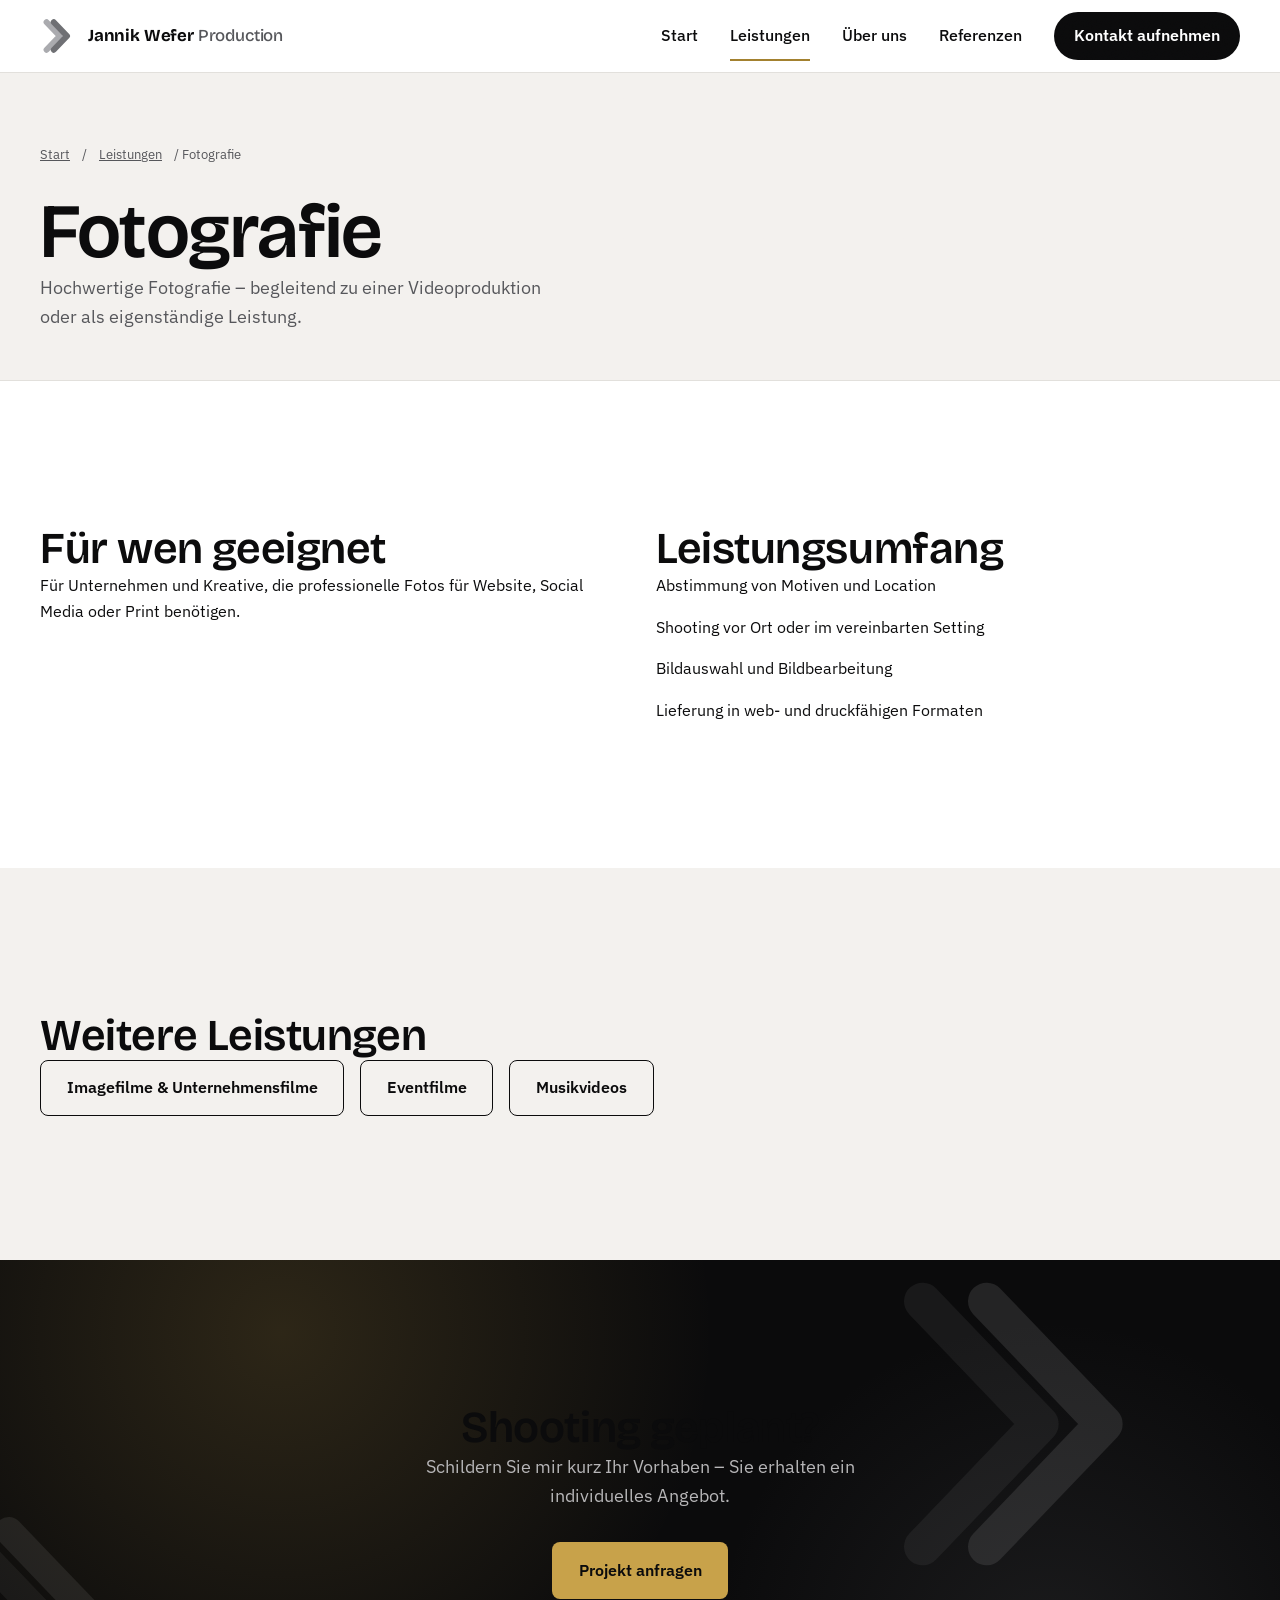
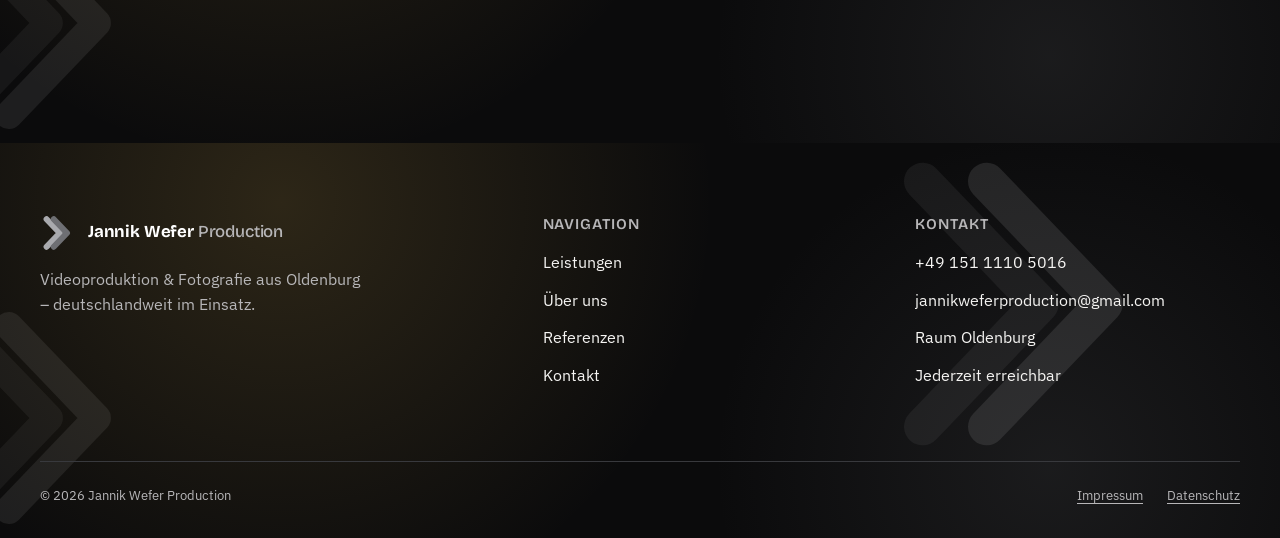
<file: leistungen/fotografie.html>
<!doctype html>
<html lang="de">
<head>
  <meta charset="UTF-8">
  <script>document.documentElement.classList.add('js');</script>
  <meta name="viewport" content="width=device-width, initial-scale=1, viewport-fit=cover">
  <title>Fotografie | Jannik Wefer Production</title>
  <meta name="description" content="Professionelle Fotografie für Website, Social Media oder Print – begleitend zur Videoproduktion oder als eigenständige Leistung.">
  <meta name="theme-color" content="#f3f1ee">
  <link rel="icon" type="image/svg+xml" href="/assets/images/logo/favicon.svg">
  <link rel="stylesheet" href="/assets/css/fonts.css">
  <link rel="stylesheet" href="/assets/css/tokens.css">
  <link rel="stylesheet" href="/assets/css/styles.css">
</head>
<body>
  <a class="skip-link" href="#main">Zum Inhalt springen</a>

  <header class="site-header">
    <div class="container site-header__inner">
      <a href="/" class="brand">
        <svg class="brand__mark" viewBox="0 0 120 120" aria-hidden="true" focusable="false">
          <path d="M22 14 L66 60 L22 106" fill="none" stroke="#a9aaae" stroke-width="20" stroke-linecap="round" stroke-linejoin="round"/>
          <path d="M46 14 L90 60 L46 106" fill="none" stroke="#6e6f73" stroke-width="20" stroke-linecap="round" stroke-linejoin="round"/>
        </svg>
        <span class="brand__name">Jannik Wefer <em>Production</em></span>
      </a>
      <button class="nav-toggle" aria-expanded="false" aria-controls="site-nav" aria-label="Menü öffnen">
        <span class="nav-toggle__bar"></span>
      </button>
      <nav id="site-nav" class="site-nav" aria-label="Hauptnavigation">
        <ul>
          <li><a href="/">Start</a></li>
          <li><a href="/leistungen/" aria-current="page">Leistungen</a></li>
          <li><a href="/ueber-uns/">Über uns</a></li>
          <li><a href="/referenzen/">Referenzen</a></li>
          <li><a href="/kontakt/" class="nav-cta">Kontakt aufnehmen</a></li>
        </ul>
      </nav>
    </div>
  </header>

  <main id="main">
    <section class="page-hero">
      <div class="container">
        <p class="breadcrumbs"><a href="/">Start</a> / <a href="/leistungen/">Leistungen</a> / Fotografie</p>
        <h1>Fotografie</h1>
        <p class="lead">Hochwertige Fotografie – begleitend zu einer Videoproduktion oder als eigenständige Leistung.</p>
      </div>
    </section>

    <section class="section">
      <div class="container grid grid--2">
        <div class="reveal">
          <h2>Für wen geeignet</h2>
          <p>Für Unternehmen und Kreative, die professionelle Fotos für Website, Social Media oder Print benötigen.</p>
        </div>
        <div class="reveal">
          <h2>Leistungsumfang</h2>
          <ul class="stack">
            <li>Abstimmung von Motiven und Location</li>
            <li>Shooting vor Ort oder im vereinbarten Setting</li>
            <li>Bildauswahl und Bildbearbeitung</li>
            <li>Lieferung in web- und druckfähigen Formaten</li>
          </ul>
        </div>
      </div>
    </section>

    <section class="section section--alt">
      <div class="container">
        <h2>Weitere Leistungen</h2>
        <ul class="cluster">
          <li><a class="btn btn--ghost" href="/leistungen/imagefilme-unternehmensfilme.html">Imagefilme &amp; Unternehmensfilme</a></li>
          <li><a class="btn btn--ghost" href="/leistungen/eventfilme.html">Eventfilme</a></li>
          <li><a class="btn btn--ghost" href="/leistungen/musikvideos.html">Musikvideos</a></li>
        </ul>
      </div>
    </section>

    <section class="section on-dark" style="background: var(--color-black);">
      <div class="container text-center">
        <h2>Shooting geplant?</h2>
        <p class="lead" style="margin-inline: auto;">Schildern Sie mir kurz Ihr Vorhaben – Sie erhalten ein individuelles Angebot.</p>
        <div class="hero__actions" style="justify-content: center;">
          <a href="/kontakt/" class="btn btn--accent">Projekt anfragen</a>
        </div>
      </div>
    </section>
  </main>

  <footer class="site-footer">
    <div class="container">
      <div class="footer-grid">
        <div>
          <a href="/" class="brand" style="color: var(--color-white); margin-bottom: var(--space-3); display: inline-flex;">
            <svg class="brand__mark" viewBox="0 0 120 120" aria-hidden="true" focusable="false">
              <path d="M22 14 L66 60 L22 106" fill="none" stroke="#a9aaae" stroke-width="20" stroke-linecap="round" stroke-linejoin="round"/>
              <path d="M46 14 L90 60 L46 106" fill="none" stroke="#6e6f73" stroke-width="20" stroke-linecap="round" stroke-linejoin="round"/>
            </svg>
            <span class="brand__name">Jannik Wefer <em style="color: var(--color-text-on-dark-muted);">Production</em></span>
          </a>
          <p style="color: var(--color-text-on-dark-muted); max-width: 32ch;">Videoproduktion &amp; Fotografie aus Oldenburg – deutschlandweit im Einsatz.</p>
        </div>
        <div>
          <h3>Navigation</h3>
          <ul>
            <li><a href="/leistungen/">Leistungen</a></li>
            <li><a href="/ueber-uns/">Über uns</a></li>
            <li><a href="/referenzen/">Referenzen</a></li>
            <li><a href="/kontakt/">Kontakt</a></li>
          </ul>
        </div>
        <div>
          <h3>Kontakt</h3>
          <ul>
            <li><a href="tel:+4915111105016">+49 151 1110 5016</a></li>
            <li><a href="mailto:jannikweferproduction@gmail.com">jannikweferproduction@gmail.com</a></li>
            <li>Raum Oldenburg</li>
            <li>Jederzeit erreichbar</li>
          </ul>
        </div>
      </div>
      <div class="footer-bottom">
        <p>&copy; <span id="year">2026</span> Jannik Wefer Production</p>
        <ul>
          <li><a href="/impressum/">Impressum</a></li>
          <li><a href="/datenschutz/">Datenschutz</a></li>
        </ul>
      </div>
    </div>
  </footer>

  <script src="/assets/js/main.js"></script>
</body>
</html>
</file>
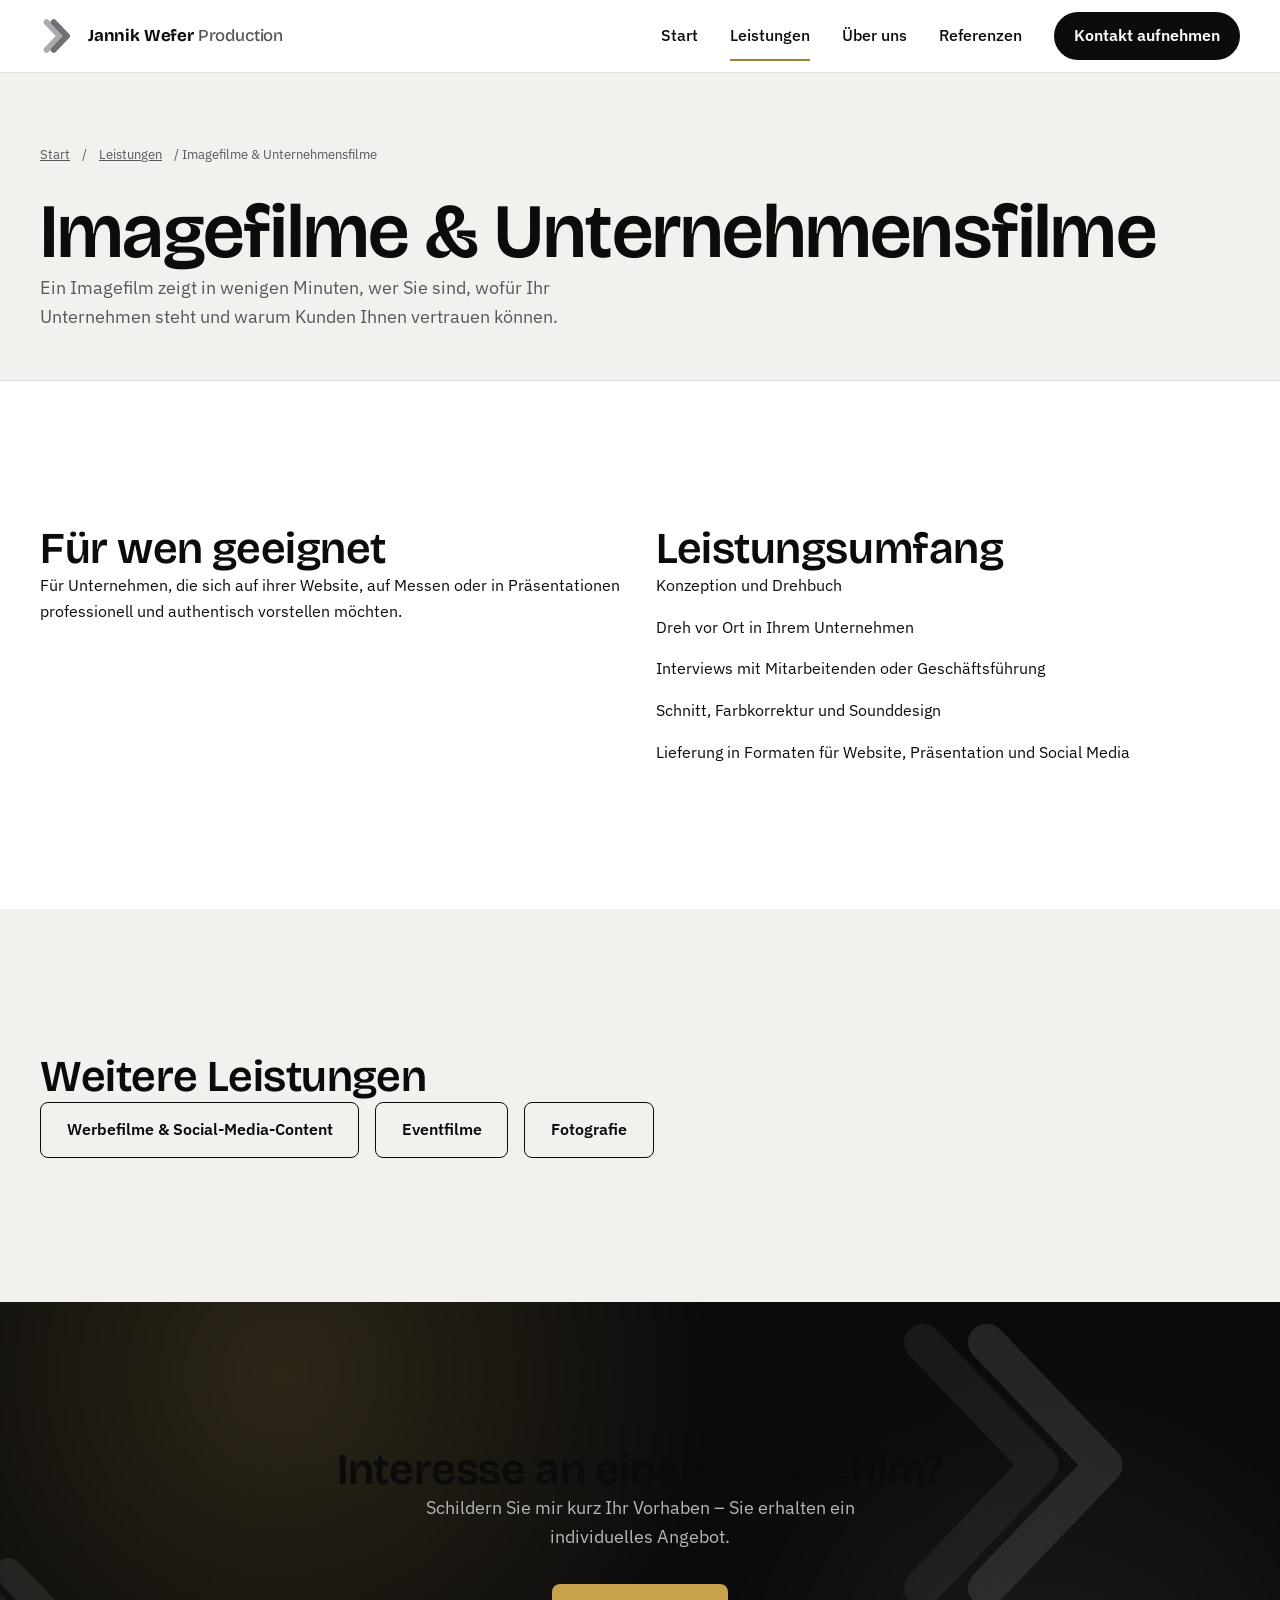
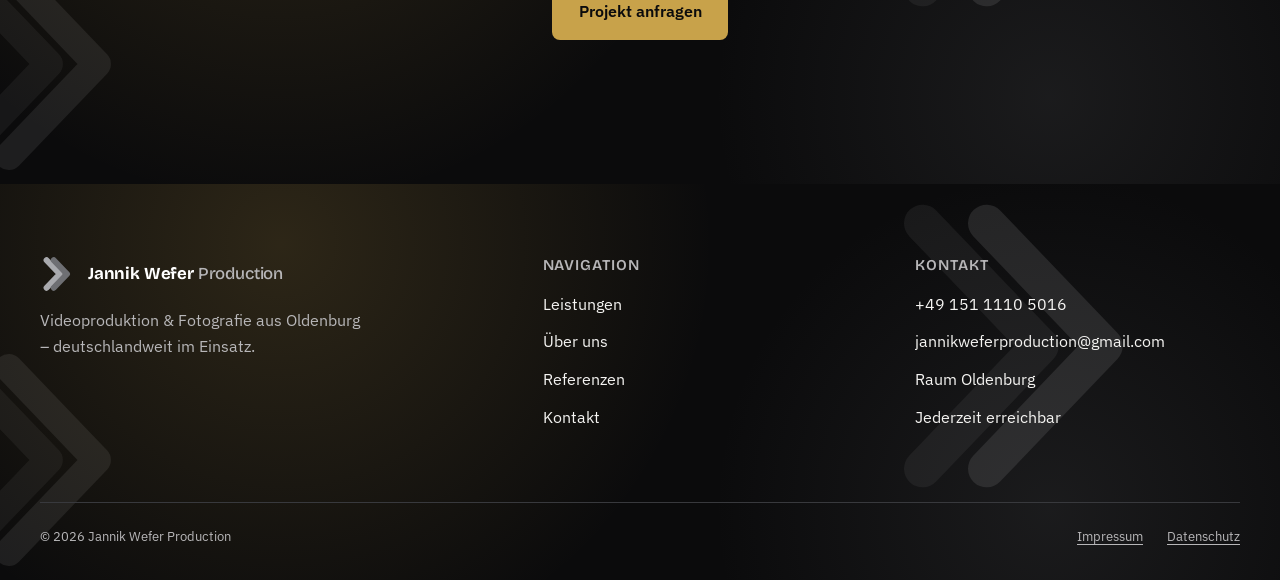
<file: leistungen/imagefilme-unternehmensfilme.html>
<!doctype html>
<html lang="de">
<head>
  <meta charset="UTF-8">
  <script>document.documentElement.classList.add('js');</script>
  <meta name="viewport" content="width=device-width, initial-scale=1, viewport-fit=cover">
  <title>Imagefilme &amp; Unternehmensfilme | Jannik Wefer Production</title>
  <meta name="description" content="Imagefilme und Unternehmensfilme für Website, Messen und Präsentationen – Konzeption, Dreh und Schnitt aus einer Hand.">
  <meta name="theme-color" content="#f3f1ee">
  <link rel="icon" type="image/svg+xml" href="/assets/images/logo/favicon.svg">
  <link rel="stylesheet" href="/assets/css/fonts.css">
  <link rel="stylesheet" href="/assets/css/tokens.css">
  <link rel="stylesheet" href="/assets/css/styles.css">
</head>
<body>
  <a class="skip-link" href="#main">Zum Inhalt springen</a>

  <header class="site-header">
    <div class="container site-header__inner">
      <a href="/" class="brand">
        <svg class="brand__mark" viewBox="0 0 120 120" aria-hidden="true" focusable="false">
          <path d="M22 14 L66 60 L22 106" fill="none" stroke="#a9aaae" stroke-width="20" stroke-linecap="round" stroke-linejoin="round"/>
          <path d="M46 14 L90 60 L46 106" fill="none" stroke="#6e6f73" stroke-width="20" stroke-linecap="round" stroke-linejoin="round"/>
        </svg>
        <span class="brand__name">Jannik Wefer <em>Production</em></span>
      </a>
      <button class="nav-toggle" aria-expanded="false" aria-controls="site-nav" aria-label="Menü öffnen">
        <span class="nav-toggle__bar"></span>
      </button>
      <nav id="site-nav" class="site-nav" aria-label="Hauptnavigation">
        <ul>
          <li><a href="/">Start</a></li>
          <li><a href="/leistungen/" aria-current="page">Leistungen</a></li>
          <li><a href="/ueber-uns/">Über uns</a></li>
          <li><a href="/referenzen/">Referenzen</a></li>
          <li><a href="/kontakt/" class="nav-cta">Kontakt aufnehmen</a></li>
        </ul>
      </nav>
    </div>
  </header>

  <main id="main">
    <section class="page-hero">
      <div class="container">
        <p class="breadcrumbs"><a href="/">Start</a> / <a href="/leistungen/">Leistungen</a> / Imagefilme &amp; Unternehmensfilme</p>
        <h1>Imagefilme &amp; Unternehmensfilme</h1>
        <p class="lead">Ein Imagefilm zeigt in wenigen Minuten, wer Sie sind, wofür Ihr Unternehmen steht und warum Kunden Ihnen vertrauen können.</p>
      </div>
    </section>

    <section class="section">
      <div class="container grid grid--2">
        <div class="reveal">
          <h2>Für wen geeignet</h2>
          <p>Für Unternehmen, die sich auf ihrer Website, auf Messen oder in Präsentationen professionell und authentisch vorstellen möchten.</p>
        </div>
        <div class="reveal">
          <h2>Leistungsumfang</h2>
          <ul class="stack">
            <li>Konzeption und Drehbuch</li>
            <li>Dreh vor Ort in Ihrem Unternehmen</li>
            <li>Interviews mit Mitarbeitenden oder Geschäftsführung</li>
            <li>Schnitt, Farbkorrektur und Sounddesign</li>
            <li>Lieferung in Formaten für Website, Präsentation und Social Media</li>
          </ul>
        </div>
      </div>
    </section>

    <section class="section section--alt">
      <div class="container">
        <h2>Weitere Leistungen</h2>
        <ul class="cluster">
          <li><a class="btn btn--ghost" href="/leistungen/werbefilme-social-media.html">Werbefilme &amp; Social-Media-Content</a></li>
          <li><a class="btn btn--ghost" href="/leistungen/eventfilme.html">Eventfilme</a></li>
          <li><a class="btn btn--ghost" href="/leistungen/fotografie.html">Fotografie</a></li>
        </ul>
      </div>
    </section>

    <section class="section on-dark" style="background: var(--color-black);">
      <div class="container text-center">
        <h2>Interesse an einem Imagefilm?</h2>
        <p class="lead" style="margin-inline: auto;">Schildern Sie mir kurz Ihr Vorhaben – Sie erhalten ein individuelles Angebot.</p>
        <div class="hero__actions" style="justify-content: center;">
          <a href="/kontakt/" class="btn btn--accent">Projekt anfragen</a>
        </div>
      </div>
    </section>
  </main>

  <footer class="site-footer">
    <div class="container">
      <div class="footer-grid">
        <div>
          <a href="/" class="brand" style="color: var(--color-white); margin-bottom: var(--space-3); display: inline-flex;">
            <svg class="brand__mark" viewBox="0 0 120 120" aria-hidden="true" focusable="false">
              <path d="M22 14 L66 60 L22 106" fill="none" stroke="#a9aaae" stroke-width="20" stroke-linecap="round" stroke-linejoin="round"/>
              <path d="M46 14 L90 60 L46 106" fill="none" stroke="#6e6f73" stroke-width="20" stroke-linecap="round" stroke-linejoin="round"/>
            </svg>
            <span class="brand__name">Jannik Wefer <em style="color: var(--color-text-on-dark-muted);">Production</em></span>
          </a>
          <p style="color: var(--color-text-on-dark-muted); max-width: 32ch;">Videoproduktion &amp; Fotografie aus Oldenburg – deutschlandweit im Einsatz.</p>
        </div>
        <div>
          <h3>Navigation</h3>
          <ul>
            <li><a href="/leistungen/">Leistungen</a></li>
            <li><a href="/ueber-uns/">Über uns</a></li>
            <li><a href="/referenzen/">Referenzen</a></li>
            <li><a href="/kontakt/">Kontakt</a></li>
          </ul>
        </div>
        <div>
          <h3>Kontakt</h3>
          <ul>
            <li><a href="tel:+4915111105016">+49 151 1110 5016</a></li>
            <li><a href="mailto:jannikweferproduction@gmail.com">jannikweferproduction@gmail.com</a></li>
            <li>Raum Oldenburg</li>
            <li>Jederzeit erreichbar</li>
          </ul>
        </div>
      </div>
      <div class="footer-bottom">
        <p>&copy; <span id="year">2026</span> Jannik Wefer Production</p>
        <ul>
          <li><a href="/impressum/">Impressum</a></li>
          <li><a href="/datenschutz/">Datenschutz</a></li>
        </ul>
      </div>
    </div>
  </footer>

  <script src="/assets/js/main.js"></script>
</body>
</html>
</file>
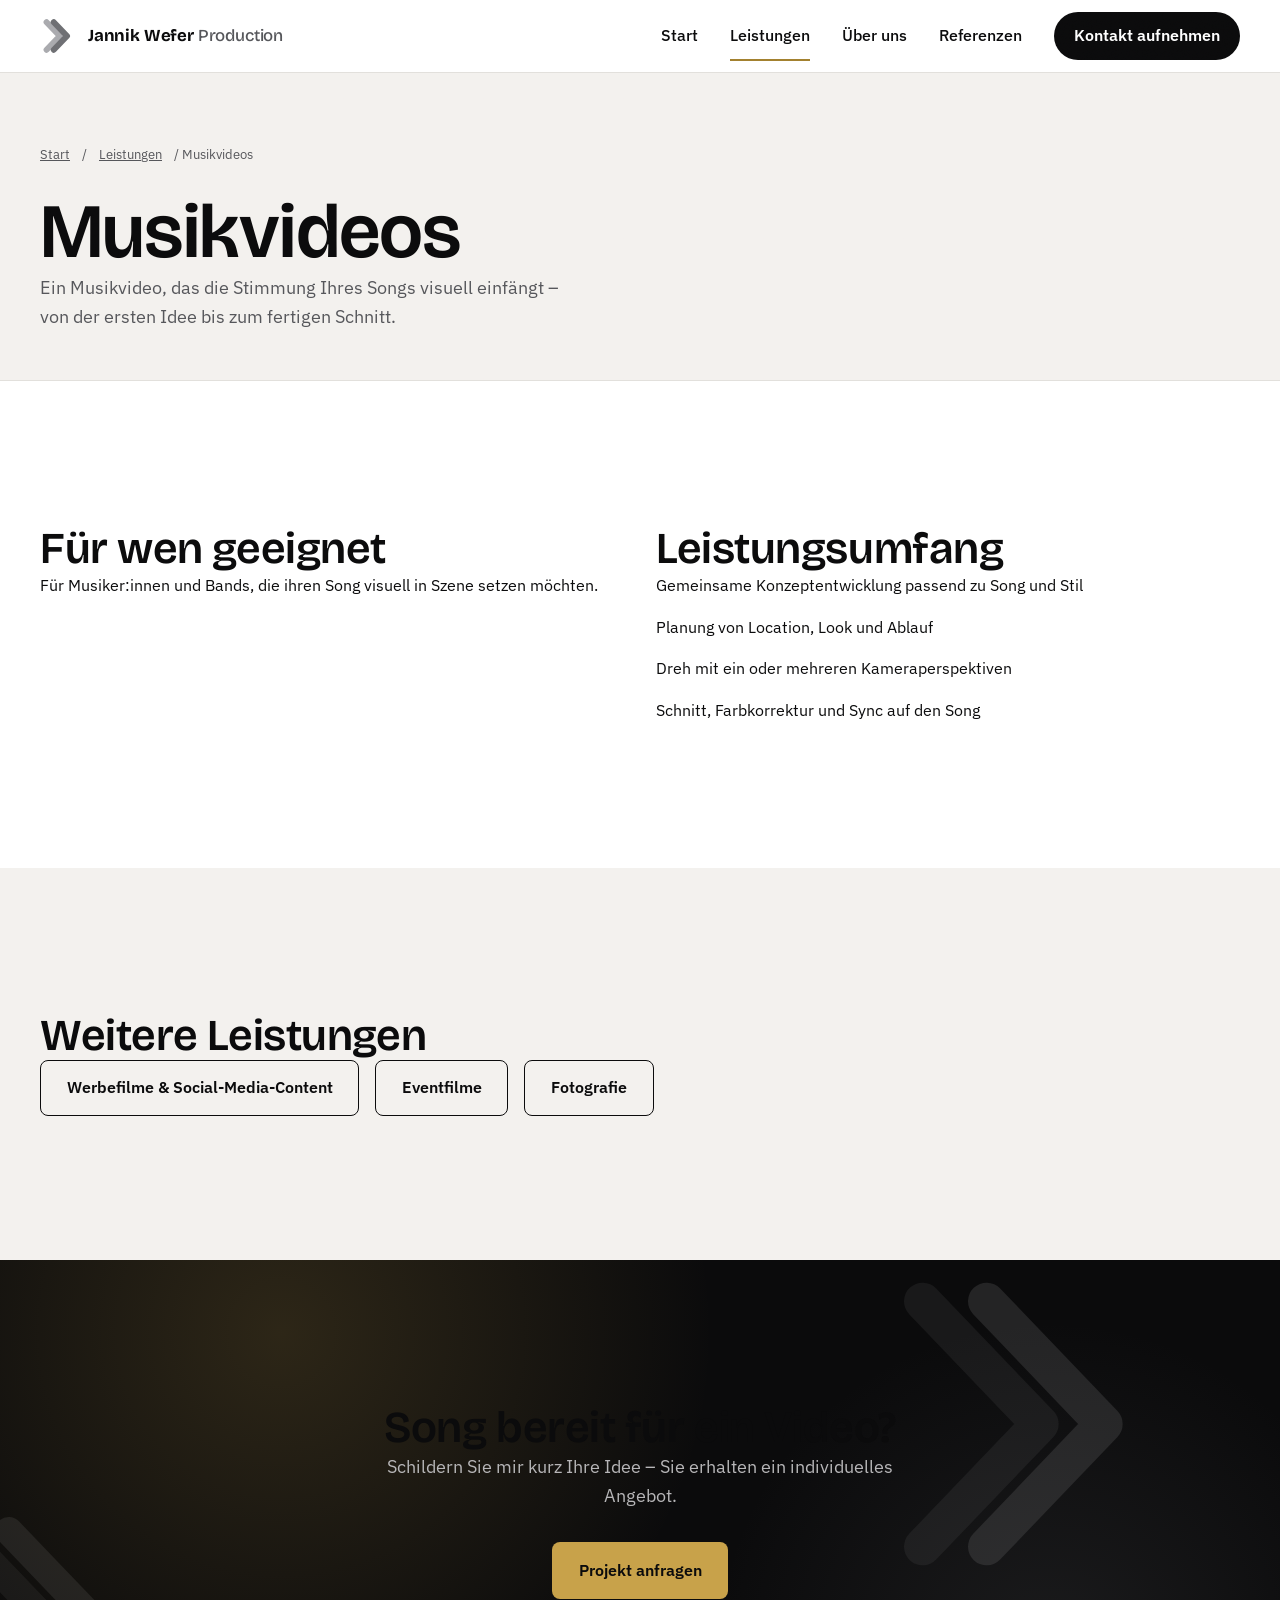
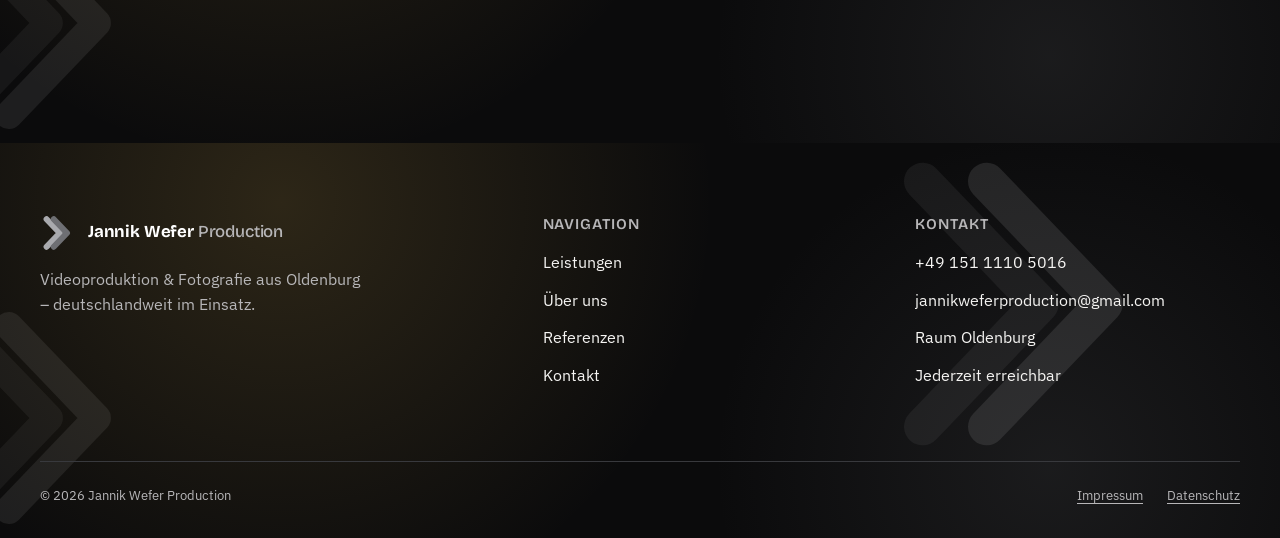
<file: leistungen/musikvideos.html>
<!doctype html>
<html lang="de">
<head>
  <meta charset="UTF-8">
  <script>document.documentElement.classList.add('js');</script>
  <meta name="viewport" content="width=device-width, initial-scale=1, viewport-fit=cover">
  <title>Musikvideos | Jannik Wefer Production</title>
  <meta name="description" content="Musikvideos für Musiker:innen und Bands – von der Konzeptentwicklung bis zum fertigen Schnitt.">
  <meta name="theme-color" content="#f3f1ee">
  <link rel="icon" type="image/svg+xml" href="/assets/images/logo/favicon.svg">
  <link rel="stylesheet" href="/assets/css/fonts.css">
  <link rel="stylesheet" href="/assets/css/tokens.css">
  <link rel="stylesheet" href="/assets/css/styles.css">
</head>
<body>
  <a class="skip-link" href="#main">Zum Inhalt springen</a>

  <header class="site-header">
    <div class="container site-header__inner">
      <a href="/" class="brand">
        <svg class="brand__mark" viewBox="0 0 120 120" aria-hidden="true" focusable="false">
          <path d="M22 14 L66 60 L22 106" fill="none" stroke="#a9aaae" stroke-width="20" stroke-linecap="round" stroke-linejoin="round"/>
          <path d="M46 14 L90 60 L46 106" fill="none" stroke="#6e6f73" stroke-width="20" stroke-linecap="round" stroke-linejoin="round"/>
        </svg>
        <span class="brand__name">Jannik Wefer <em>Production</em></span>
      </a>
      <button class="nav-toggle" aria-expanded="false" aria-controls="site-nav" aria-label="Menü öffnen">
        <span class="nav-toggle__bar"></span>
      </button>
      <nav id="site-nav" class="site-nav" aria-label="Hauptnavigation">
        <ul>
          <li><a href="/">Start</a></li>
          <li><a href="/leistungen/" aria-current="page">Leistungen</a></li>
          <li><a href="/ueber-uns/">Über uns</a></li>
          <li><a href="/referenzen/">Referenzen</a></li>
          <li><a href="/kontakt/" class="nav-cta">Kontakt aufnehmen</a></li>
        </ul>
      </nav>
    </div>
  </header>

  <main id="main">
    <section class="page-hero">
      <div class="container">
        <p class="breadcrumbs"><a href="/">Start</a> / <a href="/leistungen/">Leistungen</a> / Musikvideos</p>
        <h1>Musikvideos</h1>
        <p class="lead">Ein Musikvideo, das die Stimmung Ihres Songs visuell einfängt – von der ersten Idee bis zum fertigen Schnitt.</p>
      </div>
    </section>

    <section class="section">
      <div class="container grid grid--2">
        <div class="reveal">
          <h2>Für wen geeignet</h2>
          <p>Für Musiker:innen und Bands, die ihren Song visuell in Szene setzen möchten.</p>
        </div>
        <div class="reveal">
          <h2>Leistungsumfang</h2>
          <ul class="stack">
            <li>Gemeinsame Konzeptentwicklung passend zu Song und Stil</li>
            <li>Planung von Location, Look und Ablauf</li>
            <li>Dreh mit ein oder mehreren Kameraperspektiven</li>
            <li>Schnitt, Farbkorrektur und Sync auf den Song</li>
          </ul>
        </div>
      </div>
    </section>

    <section class="section section--alt">
      <div class="container">
        <h2>Weitere Leistungen</h2>
        <ul class="cluster">
          <li><a class="btn btn--ghost" href="/leistungen/werbefilme-social-media.html">Werbefilme &amp; Social-Media-Content</a></li>
          <li><a class="btn btn--ghost" href="/leistungen/eventfilme.html">Eventfilme</a></li>
          <li><a class="btn btn--ghost" href="/leistungen/fotografie.html">Fotografie</a></li>
        </ul>
      </div>
    </section>

    <section class="section on-dark" style="background: var(--color-black);">
      <div class="container text-center">
        <h2>Song bereit für ein Video?</h2>
        <p class="lead" style="margin-inline: auto;">Schildern Sie mir kurz Ihre Idee – Sie erhalten ein individuelles Angebot.</p>
        <div class="hero__actions" style="justify-content: center;">
          <a href="/kontakt/" class="btn btn--accent">Projekt anfragen</a>
        </div>
      </div>
    </section>
  </main>

  <footer class="site-footer">
    <div class="container">
      <div class="footer-grid">
        <div>
          <a href="/" class="brand" style="color: var(--color-white); margin-bottom: var(--space-3); display: inline-flex;">
            <svg class="brand__mark" viewBox="0 0 120 120" aria-hidden="true" focusable="false">
              <path d="M22 14 L66 60 L22 106" fill="none" stroke="#a9aaae" stroke-width="20" stroke-linecap="round" stroke-linejoin="round"/>
              <path d="M46 14 L90 60 L46 106" fill="none" stroke="#6e6f73" stroke-width="20" stroke-linecap="round" stroke-linejoin="round"/>
            </svg>
            <span class="brand__name">Jannik Wefer <em style="color: var(--color-text-on-dark-muted);">Production</em></span>
          </a>
          <p style="color: var(--color-text-on-dark-muted); max-width: 32ch;">Videoproduktion &amp; Fotografie aus Oldenburg – deutschlandweit im Einsatz.</p>
        </div>
        <div>
          <h3>Navigation</h3>
          <ul>
            <li><a href="/leistungen/">Leistungen</a></li>
            <li><a href="/ueber-uns/">Über uns</a></li>
            <li><a href="/referenzen/">Referenzen</a></li>
            <li><a href="/kontakt/">Kontakt</a></li>
          </ul>
        </div>
        <div>
          <h3>Kontakt</h3>
          <ul>
            <li><a href="tel:+4915111105016">+49 151 1110 5016</a></li>
            <li><a href="mailto:jannikweferproduction@gmail.com">jannikweferproduction@gmail.com</a></li>
            <li>Raum Oldenburg</li>
            <li>Jederzeit erreichbar</li>
          </ul>
        </div>
      </div>
      <div class="footer-bottom">
        <p>&copy; <span id="year">2026</span> Jannik Wefer Production</p>
        <ul>
          <li><a href="/impressum/">Impressum</a></li>
          <li><a href="/datenschutz/">Datenschutz</a></li>
        </ul>
      </div>
    </div>
  </footer>

  <script src="/assets/js/main.js"></script>
</body>
</html>
</file>
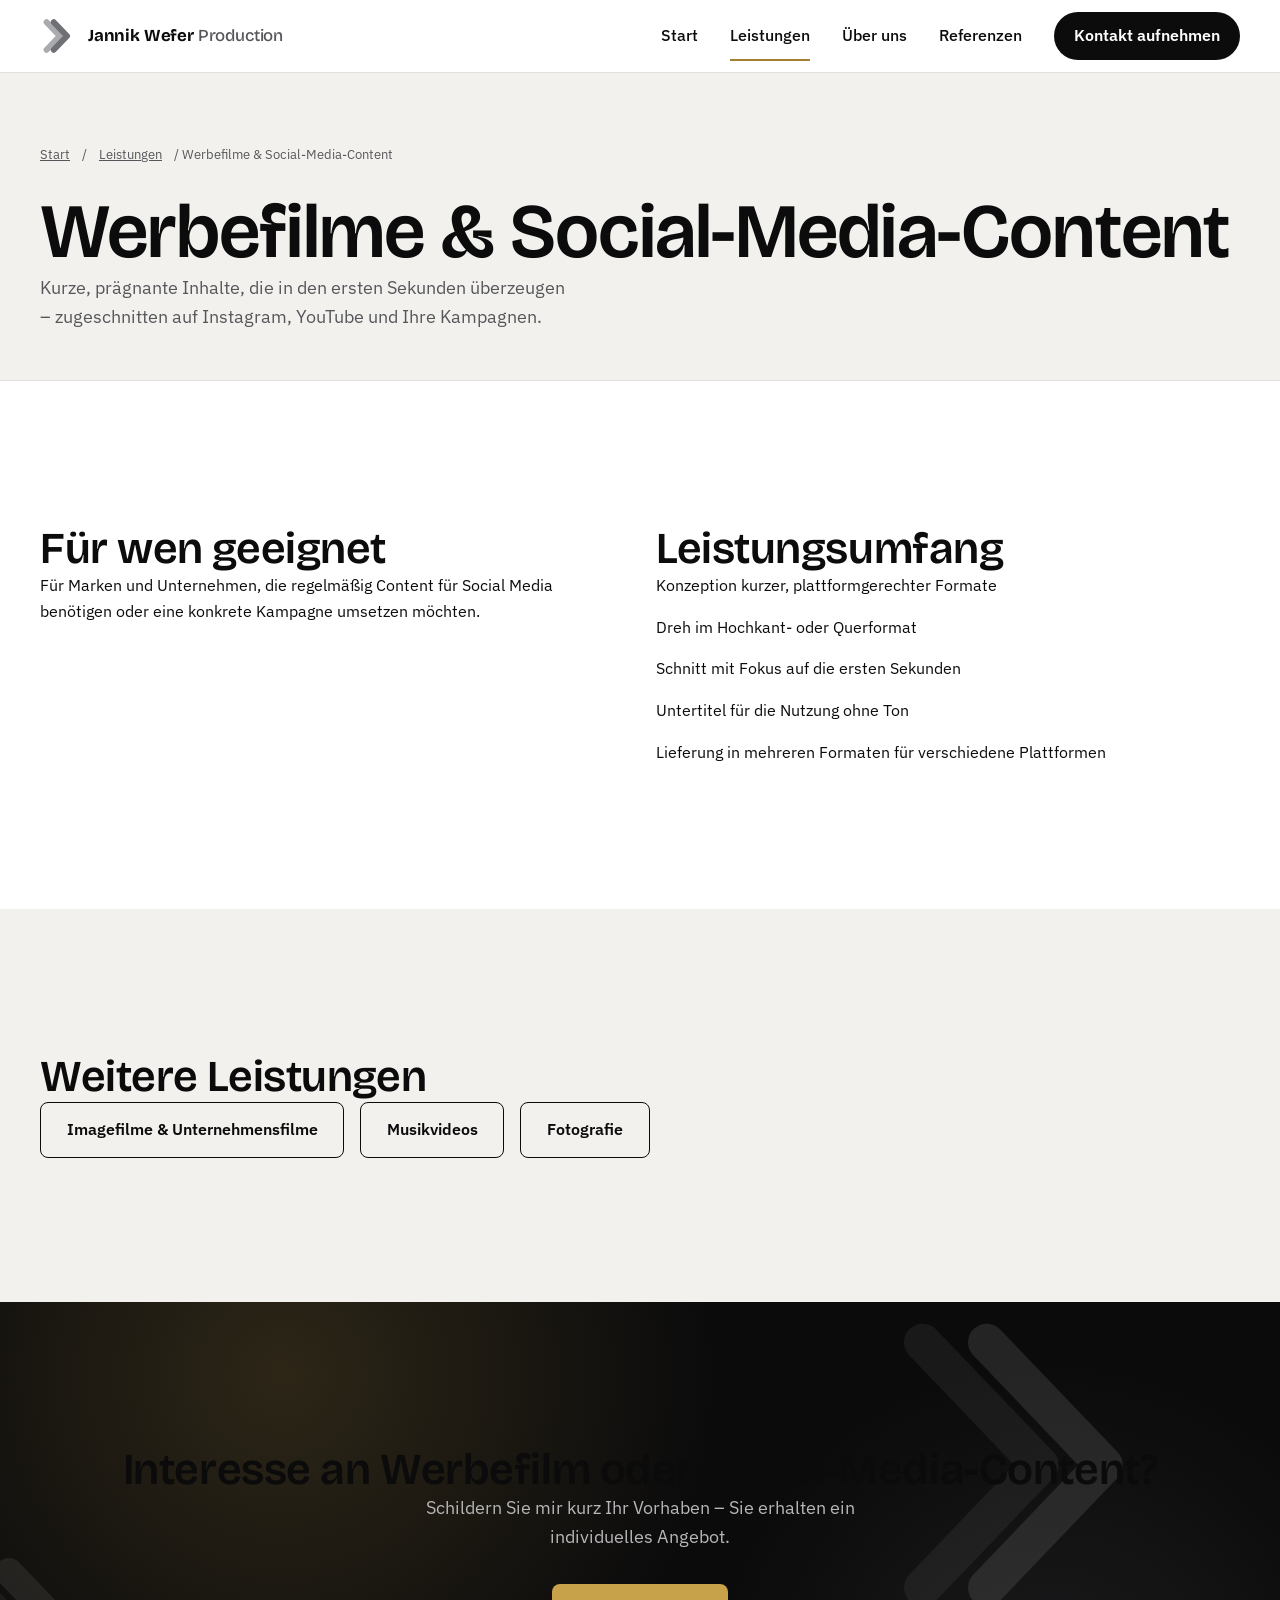
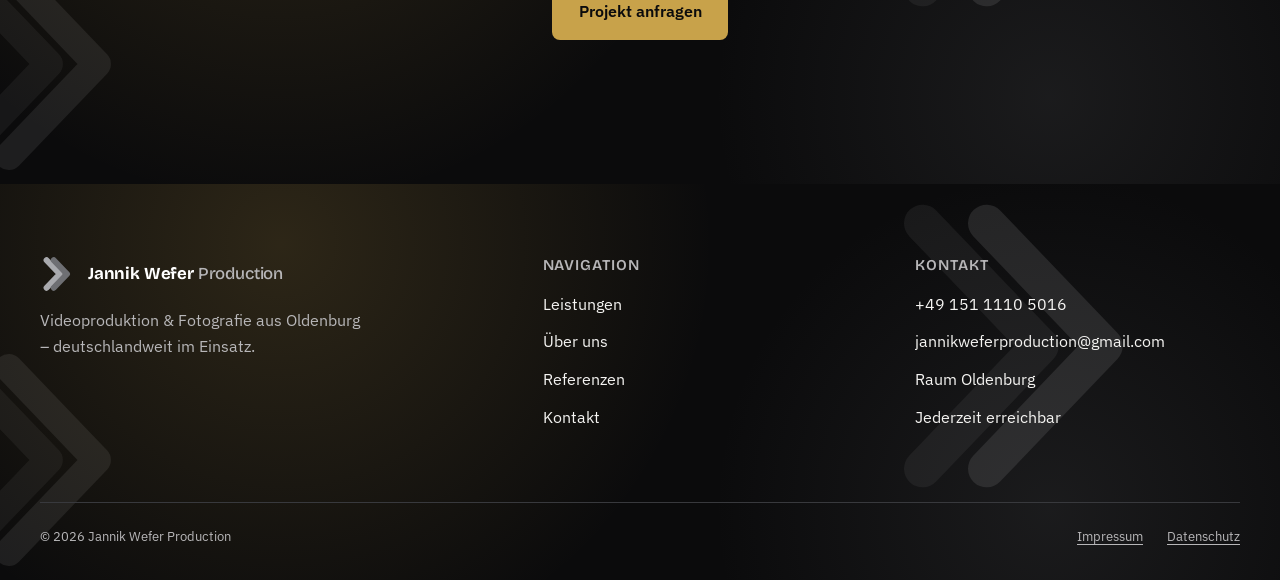
<file: leistungen/werbefilme-social-media.html>
<!doctype html>
<html lang="de">
<head>
  <meta charset="UTF-8">
  <script>document.documentElement.classList.add('js');</script>
  <meta name="viewport" content="width=device-width, initial-scale=1, viewport-fit=cover">
  <title>Werbefilme &amp; Social-Media-Content | Jannik Wefer Production</title>
  <meta name="description" content="Kurze, plattformgerechte Werbefilme und Social-Media-Inhalte für Instagram, YouTube und Kampagnen.">
  <meta name="theme-color" content="#f3f1ee">
  <link rel="icon" type="image/svg+xml" href="/assets/images/logo/favicon.svg">
  <link rel="stylesheet" href="/assets/css/fonts.css">
  <link rel="stylesheet" href="/assets/css/tokens.css">
  <link rel="stylesheet" href="/assets/css/styles.css">
</head>
<body>
  <a class="skip-link" href="#main">Zum Inhalt springen</a>

  <header class="site-header">
    <div class="container site-header__inner">
      <a href="/" class="brand">
        <svg class="brand__mark" viewBox="0 0 120 120" aria-hidden="true" focusable="false">
          <path d="M22 14 L66 60 L22 106" fill="none" stroke="#a9aaae" stroke-width="20" stroke-linecap="round" stroke-linejoin="round"/>
          <path d="M46 14 L90 60 L46 106" fill="none" stroke="#6e6f73" stroke-width="20" stroke-linecap="round" stroke-linejoin="round"/>
        </svg>
        <span class="brand__name">Jannik Wefer <em>Production</em></span>
      </a>
      <button class="nav-toggle" aria-expanded="false" aria-controls="site-nav" aria-label="Menü öffnen">
        <span class="nav-toggle__bar"></span>
      </button>
      <nav id="site-nav" class="site-nav" aria-label="Hauptnavigation">
        <ul>
          <li><a href="/">Start</a></li>
          <li><a href="/leistungen/" aria-current="page">Leistungen</a></li>
          <li><a href="/ueber-uns/">Über uns</a></li>
          <li><a href="/referenzen/">Referenzen</a></li>
          <li><a href="/kontakt/" class="nav-cta">Kontakt aufnehmen</a></li>
        </ul>
      </nav>
    </div>
  </header>

  <main id="main">
    <section class="page-hero">
      <div class="container">
        <p class="breadcrumbs"><a href="/">Start</a> / <a href="/leistungen/">Leistungen</a> / Werbefilme &amp; Social-Media-Content</p>
        <h1>Werbefilme &amp; Social-Media-Content</h1>
        <p class="lead">Kurze, prägnante Inhalte, die in den ersten Sekunden überzeugen – zugeschnitten auf Instagram, YouTube und Ihre Kampagnen.</p>
      </div>
    </section>

    <section class="section">
      <div class="container grid grid--2">
        <div class="reveal">
          <h2>Für wen geeignet</h2>
          <p>Für Marken und Unternehmen, die regelmäßig Content für Social Media benötigen oder eine konkrete Kampagne umsetzen möchten.</p>
        </div>
        <div class="reveal">
          <h2>Leistungsumfang</h2>
          <ul class="stack">
            <li>Konzeption kurzer, plattformgerechter Formate</li>
            <li>Dreh im Hochkant- oder Querformat</li>
            <li>Schnitt mit Fokus auf die ersten Sekunden</li>
            <li>Untertitel für die Nutzung ohne Ton</li>
            <li>Lieferung in mehreren Formaten für verschiedene Plattformen</li>
          </ul>
        </div>
      </div>
    </section>

    <section class="section section--alt">
      <div class="container">
        <h2>Weitere Leistungen</h2>
        <ul class="cluster">
          <li><a class="btn btn--ghost" href="/leistungen/imagefilme-unternehmensfilme.html">Imagefilme &amp; Unternehmensfilme</a></li>
          <li><a class="btn btn--ghost" href="/leistungen/musikvideos.html">Musikvideos</a></li>
          <li><a class="btn btn--ghost" href="/leistungen/fotografie.html">Fotografie</a></li>
        </ul>
      </div>
    </section>

    <section class="section on-dark" style="background: var(--color-black);">
      <div class="container text-center">
        <h2>Interesse an Werbefilm oder Social-Media-Content?</h2>
        <p class="lead" style="margin-inline: auto;">Schildern Sie mir kurz Ihr Vorhaben – Sie erhalten ein individuelles Angebot.</p>
        <div class="hero__actions" style="justify-content: center;">
          <a href="/kontakt/" class="btn btn--accent">Projekt anfragen</a>
        </div>
      </div>
    </section>
  </main>

  <footer class="site-footer">
    <div class="container">
      <div class="footer-grid">
        <div>
          <a href="/" class="brand" style="color: var(--color-white); margin-bottom: var(--space-3); display: inline-flex;">
            <svg class="brand__mark" viewBox="0 0 120 120" aria-hidden="true" focusable="false">
              <path d="M22 14 L66 60 L22 106" fill="none" stroke="#a9aaae" stroke-width="20" stroke-linecap="round" stroke-linejoin="round"/>
              <path d="M46 14 L90 60 L46 106" fill="none" stroke="#6e6f73" stroke-width="20" stroke-linecap="round" stroke-linejoin="round"/>
            </svg>
            <span class="brand__name">Jannik Wefer <em style="color: var(--color-text-on-dark-muted);">Production</em></span>
          </a>
          <p style="color: var(--color-text-on-dark-muted); max-width: 32ch;">Videoproduktion &amp; Fotografie aus Oldenburg – deutschlandweit im Einsatz.</p>
        </div>
        <div>
          <h3>Navigation</h3>
          <ul>
            <li><a href="/leistungen/">Leistungen</a></li>
            <li><a href="/ueber-uns/">Über uns</a></li>
            <li><a href="/referenzen/">Referenzen</a></li>
            <li><a href="/kontakt/">Kontakt</a></li>
          </ul>
        </div>
        <div>
          <h3>Kontakt</h3>
          <ul>
            <li><a href="tel:+4915111105016">+49 151 1110 5016</a></li>
            <li><a href="mailto:jannikweferproduction@gmail.com">jannikweferproduction@gmail.com</a></li>
            <li>Raum Oldenburg</li>
            <li>Jederzeit erreichbar</li>
          </ul>
        </div>
      </div>
      <div class="footer-bottom">
        <p>&copy; <span id="year">2026</span> Jannik Wefer Production</p>
        <ul>
          <li><a href="/impressum/">Impressum</a></li>
          <li><a href="/datenschutz/">Datenschutz</a></li>
        </ul>
      </div>
    </div>
  </footer>

  <script src="/assets/js/main.js"></script>
</body>
</html>
</file>
<file: assets/css/fonts.css>
/* Lokal gehostete Schriftarten (kein externer Request an Google) –
   variable Fonts, daher ein Font-Weight-Bereich statt Einzelschnitte. */

@font-face {
  font-family: "IBM Plex Sans";
  font-style: normal;
  font-weight: 400 600;
  font-display: swap;
  src: url("/assets/fonts/ibm-plex-sans-latin.woff2") format("woff2");
  unicode-range: U+0000-00FF, U+0131, U+0152-0153, U+02BB-02BC, U+02C6, U+02DA, U+02DC, U+0304, U+0308, U+0329, U+2000-206F, U+20AC, U+2122, U+2191, U+2193, U+2212, U+2215, U+FEFF, U+FFFD;
}
@font-face {
  font-family: "IBM Plex Sans";
  font-style: normal;
  font-weight: 400 600;
  font-display: swap;
  src: url("/assets/fonts/ibm-plex-sans-latin-ext.woff2") format("woff2");
  unicode-range: U+0100-02BA, U+02BD-02C5, U+02C7-02CC, U+02CE-02D7, U+02DD-02FF, U+0304, U+0308, U+0329, U+1D00-1DBF, U+1E00-1E9F, U+1EF2-1EFF, U+2020, U+20A0-20AB, U+20AD-20C0, U+2113, U+2C60-2C7F, U+A720-A7FF;
}

@font-face {
  font-family: "Bricolage Grotesque";
  font-style: normal;
  font-weight: 500 700;
  font-display: swap;
  src: url("/assets/fonts/bricolage-grotesque-latin.woff2") format("woff2");
  unicode-range: U+0000-00FF, U+0131, U+0152-0153, U+02BB-02BC, U+02C6, U+02DA, U+02DC, U+0304, U+0308, U+0329, U+2000-206F, U+20AC, U+2122, U+2191, U+2193, U+2212, U+2215, U+FEFF, U+FFFD;
}
@font-face {
  font-family: "Bricolage Grotesque";
  font-style: normal;
  font-weight: 500 700;
  font-display: swap;
  src: url("/assets/fonts/bricolage-grotesque-latin-ext.woff2") format("woff2");
  unicode-range: U+0100-02BA, U+02BD-02C5, U+02C7-02CC, U+02CE-02D7, U+02DD-02FF, U+0304, U+0308, U+0329, U+1D00-1DBF, U+1E00-1E9F, U+1EF2-1EFF, U+2020, U+20A0-20AB, U+20AD-20C0, U+2113, U+2C60-2C7F, U+A720-A7FF;
}
</file>
<file: assets/css/tokens.css>
/* ==========================================================================
   Jannik Wefer Production – Design Tokens
   Abgeleitet aus dem Logo (Schwarz + Graphit-/Silbergrau-Chevron).
   ========================================================================== */

:root {
  /* ---- Neutrals (aus Logo) -------------------------------------------- */
  --color-black: #0b0b0c;      /* Monogramm-Schwarz: Primärtext, dunkle Flächen */
  --color-ink: #1c1d20;        /* erhöhte dunkle Fläche (Karten auf Dunkel) */
  --color-graphite: #6e6f73;   /* dunkler Chevron-Streifen */
  --color-silver: #a9aaae;     /* heller Chevron-Streifen */
  --color-mist: #f3f1ee;       /* warmes Off-White für Wechselflächen */
  --color-white: #ffffff;

  /* ---- Akzent: warmes Gold/Bronze ("Golden Hour") ----------------------
     Auf Hell nur als Fläche/Icon (>=3:1), fuer Fließtext/Links die
     abgedunkelte Variante nutzen (AA, >=4.5:1 auf Weiß). Auf Dunkel darf
     der helle Ton direkt als Text verwendet werden. */
  --color-accent: #c8a24a;
  --color-accent-dark: #a2802e;
  --color-accent-text-on-light: #765a1a;

  /* ---- Semantische Farben ------------------------------------------------ */
  --color-bg: var(--color-white);
  --color-bg-alt: var(--color-mist);
  --color-bg-dark: var(--color-black);
  --color-surface-dark: var(--color-ink);

  --color-text: var(--color-black);
  --color-text-muted: #55565a;
  --color-text-on-dark: #f5f4f2;
  --color-text-on-dark-muted: #b7b6b8;

  --color-border: #e2e0dc;
  --color-border-dark: #38393d;

  --color-focus: var(--color-accent-dark);
  --color-danger: #b3261e;

  /* ---- Typografie -------------------------------------------------------- */
  --font-display: "Bricolage Grotesque", system-ui, sans-serif;
  --font-body: "IBM Plex Sans", system-ui, -apple-system, "Segoe UI", sans-serif;

  --fs-100: 0.8125rem;   /* 13px – Meta/Labels */
  --fs-200: 0.9375rem;   /* 15px – klein */
  --fs-300: 1rem;        /* 16px – Basis */
  --fs-400: 1.125rem;    /* 18px – Lead */
  --fs-500: 1.5rem;      /* 24px – H3 */
  --fs-600: 2rem;        /* 32px – H2 */
  --fs-700: 2.75rem;     /* 44px – H1 mobil */
  --fs-800: 4rem;        /* 64px – H1 desktop */
  --fs-900: 5.5rem;      /* 88px – Hero groß */

  --lh-tight: 1.1;
  --lh-snug: 1.3;
  --lh-normal: 1.6;

  /* ---- Abstand (8px-Skala) ------------------------------------------- */
  --space-1: 0.5rem;
  --space-2: 0.75rem;
  --space-3: 1rem;
  --space-4: 1.5rem;
  --space-5: 2rem;
  --space-6: 3rem;
  --space-7: 4.5rem;
  --space-8: 6rem;
  --space-9: 9rem;

  --container-max: 78rem;
  --container-pad: var(--space-4);

  /* ---- Form/Radius/Schatten (bewusst zurückhaltend) -------------------- */
  --radius-sm: 4px;
  --radius-md: 8px;
  --radius-lg: 14px;
  --radius-pill: 999px;

  --shadow-sm: 0 1px 2px rgba(11, 11, 12, 0.06);
  --shadow-md: 0 8px 24px rgba(11, 11, 12, 0.10);
  --shadow-lg: 0 16px 48px rgba(11, 11, 12, 0.16);

  --ease-standard: cubic-bezier(0.22, 0.61, 0.36, 1);
  --ease-out: cubic-bezier(0.16, 1, 0.3, 1);
  --dur-fast: 160ms;
  --dur-base: 280ms;
  --dur-slow: 480ms;

  --z-header: 100;
  --z-overlay: 200;
  --z-intro: 300;
  --z-grain: 400;
}

/* Dunkle Abschnitte (Hero, Footer, Intro) sind eine gezielte Gestaltungs-
   entscheidung über die Klasse `.on-dark`, nicht an die Systemeinstellung
   gekoppelt – so bleibt jeder Abschnitt bewusst art-direktet. */
.on-dark {
  --color-bg: var(--color-black);
  --color-bg-alt: var(--color-ink);
  --color-text: var(--color-text-on-dark);
  --color-text-muted: var(--color-text-on-dark-muted);
  --color-border: var(--color-border-dark);
}
</file>
<file: assets/css/styles.css>
/* ==========================================================================
   Jannik Wefer Production – Stylesheet
   Mobile-first. Tokens siehe tokens.css.
   ========================================================================== */

/* ---- Reset ------------------------------------------------------------- */
*, *::before, *::after { box-sizing: border-box; }
html { -webkit-text-size-adjust: 100%; text-size-adjust: 100%; }
body, h1, h2, h3, h4, p, figure, blockquote, dl, dd { margin: 0; }
ul, ol { list-style: none; margin: 0; padding: 0; }
img, picture, video, svg { display: block; max-width: 100%; height: auto; }
input, button, textarea, select { font: inherit; color: inherit; }
button { cursor: pointer; }
a { color: inherit; }
a:not([class]) { text-decoration-thickness: from-font; }

/* ---- Basis --------------------------------------------------------------*/
html {
  scroll-behavior: smooth;
  -webkit-text-size-adjust: 100%;
}
body {
  font-family: var(--font-body);
  font-size: var(--fs-300);
  line-height: var(--lh-normal);
  color: var(--color-text);
  background: var(--color-bg);
  min-height: 100svh;
  overflow-x: hidden;
  overscroll-behavior-y: none;
  -webkit-tap-highlight-color: transparent;
  overflow-wrap: break-word;
}

/* Sticky-Hover auf Touch vermeiden: Hover-Effekte nur, wenn ein Zeigegerät
   mit echtem Hover vorhanden ist (Maus/Trackpad). */
@media (hover: hover) and (pointer: fine) {
  .btn--accent:hover { background: var(--color-accent-dark); }
  .btn--dark:hover { background: var(--color-ink); }
  .btn--ghost:hover { background: rgba(11,11,12,0.06); }
  .on-dark .btn--ghost:hover { background: rgba(255,255,255,0.1); }
  .site-nav a:not(.nav-cta):hover::after { right: 0; }
  .footer-grid a:hover { color: var(--color-accent); }
  .intro__skip:hover { color: var(--color-text-on-dark); border-color: var(--color-silver); }

  /* Karten-Tilt: folgt dem Mauszeiger über JS-gesetzte Custom Properties.
     Ohne echtes Hover (Touch) bleibt die Karte flach. */
  .card--service {
    transform: perspective(900px) rotateX(var(--tilt-x, 0deg)) rotateY(var(--tilt-y, 0deg)) translateY(var(--tilt-lift, 0px));
    transition: transform 320ms var(--ease-out), border-color var(--dur-base) var(--ease-standard), box-shadow var(--dur-base) var(--ease-standard);
  }
  /* Deutlich sichtbares Vergrößern beim Überfahren – die Karte hebt sich
     spürbar aus dem Raster, statt sich nur minimal zu neigen. Spezifität
     bewusst über den Typ-Selektor "a" angehoben: ".reveal.is-visible"
     setzt ebenfalls "transform" mit gleicher Klassen-Spezifität – ohne den
     Zusatz würde je nach Regel-Reihenfolge im Stylesheet zufällig die
     Scroll-Reveal-Regel gewinnen und den Hover-Effekt stumm überschreiben. */
  a.card--service:hover {
    border-color: var(--color-graphite);
    transform: perspective(900px) rotateX(var(--tilt-x, 0deg)) rotateY(var(--tilt-y, 0deg)) translateY(calc(var(--tilt-lift, 0px) - 6px)) scale(1.06);
    box-shadow: var(--shadow-lg);
    z-index: 2;
  }
  a.card--service:hover .arrow { transform: translateX(4px); }

  /* Magnetischer Zug auf den primären CTAs */
  .btn--accent, .btn--dark {
    transform: translate(var(--mag-x, 0px), var(--mag-y, 0px));
    transition: transform 260ms var(--ease-out), background-color var(--dur-fast) var(--ease-standard);
  }
}
.btn, .nav-toggle, .site-nav a, .faq-item summary {
  -webkit-user-select: none;
  user-select: none;
}
h1, h2, h3, h4 {
  font-family: var(--font-display);
  line-height: var(--lh-tight);
  font-weight: 600;
  letter-spacing: -0.01em;
}
h1 { font-size: clamp(var(--fs-700), 6vw, var(--fs-900)); }
h2 { font-size: clamp(var(--fs-600), 4.5vw, 2.75rem); }
h3 { font-size: var(--fs-500); line-height: var(--lh-snug); }
p { max-width: 62ch; }
.lead { font-size: var(--fs-400); color: var(--color-text-muted); max-width: 48ch; }
small, .meta { font-size: var(--fs-100); }

:focus-visible {
  outline: 3px solid var(--color-focus);
  outline-offset: 3px;
  border-radius: var(--radius-sm);
}

.skip-link {
  position: absolute;
  left: var(--space-3);
  top: -3.5rem;
  background: var(--color-black);
  color: var(--color-white);
  padding: var(--space-2) var(--space-3);
  border-radius: var(--radius-sm);
  z-index: var(--z-overlay);
  transition: top var(--dur-fast) var(--ease-standard);
}
.skip-link:focus { top: var(--space-3); }

.visually-hidden {
  position: absolute;
  width: 1px; height: 1px;
  overflow: hidden;
  clip: rect(0 0 0 0);
  white-space: nowrap;
}

/* ---- Layout -------------------------------------------------------------*/
.container {
  width: 100%;
  max-width: var(--container-max);
  margin-inline: auto;
  padding-left: max(var(--container-pad), env(safe-area-inset-left));
  padding-right: max(var(--container-pad), env(safe-area-inset-right));
}
.section {
  padding-block: var(--space-7);
}
@media (min-width: 60rem) {
  .section { padding-block: var(--space-9); }
}
.section--alt { background: var(--color-bg-alt); }
.section-head {
  max-width: 42rem;
  margin-bottom: var(--space-6);
}

/* ---- Scroll-Reveal (dosiert: Section-Intros und Gruppen von Karten) ------
   Versteckter Ausgangszustand nur mit Klasse "js" auf <html> (siehe
   main.js) – ohne JavaScript bleibt jeder Inhalt regär sichtbar. */
.js .reveal {
  opacity: 0;
  transform: translateY(18px);
  transition: opacity 640ms var(--ease-out), transform 640ms var(--ease-out);
}
.reveal.is-visible { opacity: 1; transform: none; }
.reveal:nth-child(1) { transition-delay: 0ms; }
.reveal:nth-child(2) { transition-delay: 90ms; }
.reveal:nth-child(3) { transition-delay: 180ms; }
.reveal:nth-child(4) { transition-delay: 270ms; }
.reveal:nth-child(5) { transition-delay: 360ms; }
.reveal:nth-child(6) { transition-delay: 450ms; }

.grid {
  display: grid;
  gap: var(--space-5);
}
@media (min-width: 40rem) {
  .grid--2 { grid-template-columns: repeat(2, 1fr); }
}
@media (min-width: 60rem) {
  .grid--3 { grid-template-columns: repeat(3, 1fr); }
  .grid--4 { grid-template-columns: repeat(4, 1fr); }
}

/* ---- Buttons --------------------------------------------------------------*/
.btn {
  display: inline-flex;
  align-items: center;
  justify-content: center;
  gap: var(--space-2);
  padding: 0.9rem 1.6rem;
  min-height: 3rem;
  border-radius: var(--radius-md);
  font-weight: 600;
  font-size: var(--fs-300);
  text-decoration: none;
  border: 1px solid transparent;
  transition: transform var(--dur-fast) var(--ease-standard),
              background-color var(--dur-fast) var(--ease-standard),
              border-color var(--dur-fast) var(--ease-standard);
}
.btn--accent {
  background: var(--color-accent);
  color: var(--color-black);
}
/* Sanfter, dauerhafter Puls auf dem Haupt-CTA im Hero – lenkt den Blick
   zur wichtigsten Handlung, auch ohne dass jemand die Maus bewegt. */
.hero .btn--accent {
  animation: cta-pulse 3.4s ease-out infinite;
}
@keyframes cta-pulse {
  0%, 100% { box-shadow: 0 0 0 0 rgba(200,162,74,0.4); }
  60% { box-shadow: 0 0 0 12px rgba(200,162,74,0); }
}
.btn--dark {
  background: var(--color-black);
  color: var(--color-white);
}
.btn--ghost {
  background: transparent;
  border-color: currentColor;
  color: inherit;
}
.btn:active { transform: translateY(1px); }
.btn--block { width: 100%; }

/* ---- Header / Navigation --------------------------------------------------*/
.site-header {
  position: sticky;
  top: 0;
  z-index: var(--z-header);
  border-bottom: 1px solid var(--color-border);
  padding-top: env(safe-area-inset-top);
}
/* Der Weichzeichner sitzt auf einer eigenen Ebene: Ein "backdrop-filter"
   direkt auf .site-header würde einen neuen Containing Block für
   dessen "position: fixed"-Kind .site-nav erzeugen und das mobile
   Vollbildmenü auf die Header-Höhe einschränken. */
.site-header::before {
  content: "";
  position: absolute;
  inset: 0;
  background: rgba(255,255,255,0.86);
  backdrop-filter: saturate(140%) blur(10px);
  z-index: -1;
}
.site-header__inner {
  display: flex;
  align-items: center;
  justify-content: space-between;
  min-height: 4.5rem;
  gap: var(--space-4);
}
.brand {
  display: inline-flex;
  align-items: center;
  gap: var(--space-2);
  text-decoration: none;
  color: var(--color-black);
  font-family: var(--font-display);
  font-weight: 700;
  font-size: 1.05rem;
  letter-spacing: -0.01em;
  white-space: nowrap;
}
.brand__mark {
  width: 2.25rem; height: 2.25rem; flex-shrink: 0;
  animation: mark-float 4.5s ease-in-out infinite;
}
@keyframes mark-float {
  0%, 100% { transform: translateY(0); }
  50% { transform: translateY(-2px); }
}
.brand__name em { font-style: normal; color: var(--color-text-muted); font-weight: 500; }

.nav-toggle {
  display: inline-flex;
  align-items: center;
  justify-content: center;
  width: 3rem; height: 3rem;
  background: transparent;
  border: 1px solid var(--color-border);
  border-radius: var(--radius-md);
}
.nav-toggle__bar, .nav-toggle__bar::before, .nav-toggle__bar::after {
  content: "";
  position: absolute;
  width: 1.25rem;
  height: 2px;
  background: currentColor;
  transition: transform var(--dur-fast) var(--ease-standard), opacity var(--dur-fast);
}
.nav-toggle__bar { position: relative; }
.nav-toggle__bar::before { top: -6px; }
.nav-toggle__bar::after { top: 6px; }
.nav-toggle[aria-expanded="true"] .nav-toggle__bar { background: transparent; }
.nav-toggle[aria-expanded="true"] .nav-toggle__bar::before { transform: translateY(6px) rotate(45deg); }
.nav-toggle[aria-expanded="true"] .nav-toggle__bar::after { transform: translateY(-6px) rotate(-45deg); }

@media (min-width: 60rem) {
  .nav-toggle { display: none; }
}

.site-nav {
  position: fixed;
  top: calc(4.5rem + env(safe-area-inset-top));
  right: 0; bottom: 0; left: 0;
  background: var(--color-white);
  padding: var(--space-5) var(--container-pad);
  padding-bottom: max(var(--space-5), env(safe-area-inset-bottom));
  transform: translateY(-8px);
  opacity: 0;
  visibility: hidden;
  transition: opacity var(--dur-base) var(--ease-standard),
              transform var(--dur-base) var(--ease-standard),
              visibility var(--dur-base);
}
.site-nav.is-open {
  opacity: 1;
  transform: translateY(0);
  visibility: visible;
}
.site-nav ul {
  display: flex;
  flex-direction: column;
  gap: var(--space-2);
}
.site-nav a {
  display: block;
  padding: var(--space-3) 0;
  font-size: var(--fs-500);
  font-family: var(--font-display);
  font-weight: 600;
  text-decoration: none;
  border-bottom: 1px solid var(--color-border);
}
.site-nav .nav-cta {
  margin-top: var(--space-3);
  display: inline-flex;
  border-bottom: none;
  background: var(--color-black);
  color: var(--color-white);
  padding: var(--space-3) var(--space-4);
  border-radius: var(--radius-md);
  width: 100%;
  justify-content: center;
}

@media (min-width: 60rem) {
  .site-nav {
    position: static;
    inset: auto;
    background: none;
    padding: 0;
    opacity: 1;
    visibility: visible;
    transform: none;
  }
  .site-nav ul { flex-direction: row; align-items: center; gap: var(--space-5); }
  .site-nav a {
    padding: var(--space-1) 0;
    font-size: var(--fs-300);
    font-family: var(--font-body);
    font-weight: 500;
    border-bottom: none;
    position: relative;
  }
  .site-nav a:not(.nav-cta)::after {
    content: "";
    position: absolute;
    left: 0; right: 100%;
    bottom: -4px;
    height: 2px;
    background: var(--color-accent-dark);
    transition: right var(--dur-base) var(--ease-standard);
  }
  .site-nav a:not(.nav-cta)[aria-current="page"]::after { right: 0; }
  .site-nav .nav-cta {
    margin-top: 0;
    width: auto;
    padding: 0.7rem 1.25rem;
    border-radius: var(--radius-pill);
    font-weight: 600;
  }
}

/* ---- Hero -----------------------------------------------------------------*/
.hero {
  position: relative;
  background: linear-gradient(180deg, var(--color-black) 0%, var(--color-ink) 100%);
  color: var(--color-text-on-dark);
  padding-block: var(--space-8) var(--space-7);
  overflow: clip;
}
/* Kontinuierlich wanderndes Lichtband – macht den Hero-Bereich auch ohne
   Mausbewegung sichtbar "lebendig", statt nur beim Hover zu reagieren. */
.hero::after {
  content: "";
  position: absolute;
  top: -60%; left: -70%;
  width: 240%; height: 220%;
  background:
    linear-gradient(115deg, transparent 42%, rgba(200,162,74,0.22) 50%, transparent 58%);
  pointer-events: none;
  animation: sheen-sweep 9s ease-in-out infinite;
  will-change: transform;
}
@keyframes sheen-sweep {
  0%, 18% { transform: translate3d(-14%, -8%, 0); }
  55% { transform: translate3d(14%, 8%, 0); }
  100% { transform: translate3d(-14%, -8%, 0); }
}
.hero__inner {
  position: relative;
  display: grid;
  gap: var(--space-6);
  align-items: center;
}
.hero__text { max-width: 46rem; }
.hero__highlight { color: var(--color-accent); }
.hero h1 { margin-block: var(--space-3); }
.hero .lead { color: var(--color-text-on-dark-muted); }
.hero__actions {
  display: flex;
  flex-wrap: wrap;
  gap: var(--space-3);
  margin-top: var(--space-5);
}

/* Showreel-Rahmen: ehrlicher Platzhalter für die künftige Video-Kachel –
   nutzt das Marken-Chevron statt erfundener Foto-/Videoinhalte, deutlich
   als "in Vorbereitung" gekennzeichnet. Nur ab Desktop sichtbar, damit auf
   Mobile Überschrift und CTA ohne Umweg erreichbar bleiben. */
.hero__visual { display: none; }
@media (min-width: 60rem) {
  .hero__inner {
    grid-template-columns: minmax(0, 1.05fr) minmax(0, 0.95fr);
    gap: var(--space-8);
  }
  .hero__visual { display: block; }
}
.showreel-frame {
  position: relative;
  aspect-ratio: 4 / 5;
  max-width: 26rem;
  margin-inline: auto;
  border-radius: var(--radius-lg);
  border: 1px solid var(--color-border-dark);
  background: linear-gradient(155deg, var(--color-ink) 0%, var(--color-black) 100%);
  overflow: hidden;
  display: flex;
  flex-direction: column;
  align-items: center;
  justify-content: center;
  gap: var(--space-4);
  isolation: isolate;
}
.showreel-frame::before {
  content: "";
  position: absolute;
  inset: 0;
  background: linear-gradient(120deg, transparent 40%, rgba(200,162,74,0.18) 50%, transparent 60%);
  animation: sheen-sweep 7s ease-in-out infinite;
  will-change: transform;
}
.showreel-frame__chevron {
  position: absolute;
  width: 70%;
  height: auto;
  opacity: 0.14;
  color: var(--color-silver);
}
.showreel-frame__chevron path { stroke: currentColor; }
.showreel-frame__play {
  position: relative;
  z-index: 1;
  width: 4.5rem;
  height: 4.5rem;
  flex-shrink: 0;
  border-radius: 50%;
  background: var(--color-accent);
  color: var(--color-black);
  display: flex;
  align-items: center;
  justify-content: center;
  box-shadow: var(--shadow-lg);
}
.showreel-frame__label {
  position: relative;
  z-index: 1;
  font-size: var(--fs-100);
  letter-spacing: 0.02em;
  color: var(--color-text-on-dark-muted);
  text-align: center;
  padding-inline: var(--space-4);
}

/* ---- Trust-Strip: kompakte Fakten-Leiste direkt unter dem Hero ----------- */
.trust-strip {
  background: var(--color-bg-alt);
  border-bottom: 1px solid var(--color-border);
  padding-block: var(--space-5);
}
.trust-strip__inner {
  display: grid;
  gap: var(--space-4);
  grid-template-columns: repeat(2, 1fr);
  text-align: center;
}
@media (min-width: 48rem) {
  .trust-strip__inner { grid-template-columns: repeat(4, 1fr); }
  .trust-strip__item:not(:first-child) {
    border-left: 1px solid var(--color-border);
    padding-left: var(--space-4);
  }
}
.trust-strip__item {
  display: flex;
  flex-direction: column;
  gap: 0.2rem;
}
.trust-strip__item strong {
  font-family: var(--font-display);
  font-size: var(--fs-500);
  color: var(--color-black);
}
.trust-strip__item span {
  font-size: var(--fs-100);
  color: var(--color-text-muted);
}

/* ---- Cinematic Scene: wiederkehrende Bildsprache auf dunklen Flächen ------
   Ersetzt fehlende Fotografie durch das eigene Markenzeichen (Chevron) plus
   ein weiches Licht-Mesh, das dem Mauszeiger folgt (Desktop) bzw. langsam
   treibt (Hero/Intro). Rein dekorativ, "aria-hidden" durch fehlenden Text,
   kein zusätzliches Markup nötig. */
.hero, .on-dark, .site-footer, .intro {
  position: relative;
}
.hero > .container, .on-dark > .container, .site-footer > .container,
.intro__chevron, .intro__skip, .intro__glow {
  position: relative;
  z-index: 1;
}
.hero::before, .on-dark::before, .site-footer::before, .intro::before {
  content: "";
  position: absolute;
  inset: 0;
  z-index: 0;
  pointer-events: none;
  background-image:
    radial-gradient(45rem 45rem at var(--spot-x, 22%) var(--spot-y, 15%), rgba(200,162,74,0.18), transparent 60%),
    radial-gradient(38rem 38rem at 82% 82%, rgba(110,111,115,0.16), transparent 55%),
    url("data:image/svg+xml,%3Csvg xmlns='http://www.w3.org/2000/svg' viewBox='0 0 120 120'%3E%3Cpath d='M22 14L66 60L22 106' fill='none' stroke='white' stroke-opacity='.06' stroke-width='14' stroke-linecap='round' stroke-linejoin='round'/%3E%3Cpath d='M46 14L90 60L46 106' fill='none' stroke='white' stroke-opacity='.1' stroke-width='14' stroke-linecap='round' stroke-linejoin='round'/%3E%3C/svg%3E"),
    url("data:image/svg+xml,%3Csvg xmlns='http://www.w3.org/2000/svg' viewBox='0 0 120 120'%3E%3Cpath d='M22 14L66 60L22 106' fill='none' stroke='white' stroke-opacity='.05' stroke-width='14' stroke-linecap='round' stroke-linejoin='round'/%3E%3Cpath d='M46 14L90 60L46 106' fill='none' stroke='white' stroke-opacity='.08' stroke-width='14' stroke-linecap='round' stroke-linejoin='round'/%3E%3C/svg%3E");
  background-repeat: no-repeat, no-repeat, no-repeat, no-repeat;
  background-position: 0 0, 0 0, 90% 2%, -8% 100%;
  background-size: auto, auto, 20rem, 15rem;
}
.hero::before, .intro::before {
  filter: blur(4px);
  animation: scene-drift 16s ease-in-out infinite alternate;
  will-change: transform;
}
@keyframes scene-drift {
  0% { transform: translate3d(0,0,0) scale(1); }
  100% { transform: translate3d(-4%, 4%, 0) scale(1.1); }
}

/* Grobkörniger Filmlook über der gesamten Seite: fixiert und nicht
   interaktiv, daher kein Repaint-Kostenfaktor beim Scrollen. */
body::after {
  content: "";
  position: fixed;
  inset: 0;
  z-index: var(--z-grain);
  pointer-events: none;
  opacity: 0.035;
  mix-blend-mode: overlay;
  background-image: url("data:image/svg+xml,%3Csvg xmlns='http://www.w3.org/2000/svg' width='140' height='140'%3E%3Cfilter id='n'%3E%3CfeTurbulence type='fractalNoise' baseFrequency='0.85' numOctaves='2' stitchTiles='stitch'/%3E%3C/filter%3E%3Crect width='100%25' height='100%25' filter='url(%23n)'/%3E%3C/svg%3E");
}

/* ---- Karten ---------------------------------------------------------------*/
.card {
  background: var(--color-bg);
  border: 1px solid var(--color-border);
  border-radius: var(--radius-lg);
  padding: var(--space-5);
}
.card--service {
  display: flex;
  flex-direction: column;
  gap: var(--space-3);
  height: 100%;
  text-decoration: none;
  color: inherit;
  transition: border-color var(--dur-base) var(--ease-standard),
              transform var(--dur-base) var(--ease-standard),
              box-shadow var(--dur-base) var(--ease-standard);
}
/* Tastatur-Fokus erhält dieselbe deutliche Vergrößerung wie der Maus-Hover,
   unabhängig vom Hover-Feature-Gate (siehe oben), damit die Karte für alle
   Eingabearten spürbar reagiert. */
a.card--service:focus-visible {
  border-color: var(--color-graphite);
  transform: perspective(900px) rotateX(var(--tilt-x, 0deg)) rotateY(var(--tilt-y, 0deg)) translateY(calc(var(--tilt-lift, 0px) - 6px)) scale(1.06);
  box-shadow: var(--shadow-lg);
  z-index: 2;
}
a.card--service:focus-visible .arrow { transform: translateX(4px); }
.card--service .num {
  font-family: var(--font-display);
  color: var(--color-silver);
  font-size: var(--fs-500);
}
.card--service h3 { margin-top: var(--space-1); }
.card--service .arrow {
  margin-top: auto;
  font-family: var(--font-display);
  display: inline-block;
  transition: transform var(--dur-base) var(--ease-standard);
}

.usp-list { display: grid; gap: var(--space-4); }
@media (min-width: 40rem) { .usp-list { grid-template-columns: repeat(2, 1fr); } }
.usp {
  display: flex;
  gap: var(--space-3);
  align-items: flex-start;
}
.usp__icon {
  flex-shrink: 0;
  width: 2.75rem; height: 2.75rem;
  border-radius: var(--radius-md);
  background: var(--color-bg-alt);
  color: var(--color-graphite);
  display: flex; align-items: center; justify-content: center;
}
.usp__icon svg { width: 1.4rem; height: 1.4rem; }

/* ---- Ablauf/Prozess ---------------------------------------------------------
   Die Verbindungslinie "zeichnet" sich Schritt für Schritt, sobald der
   jeweilige Punkt beim Scrollen in den Sichtbereich kommt (Storytelling:
   zeigt Fortschritt in derselben Reihenfolge, in der die Inhalte gelesen
   werden). Ohne JavaScript oder bei reduzierter Bewegung sofort vollständig
   sichtbar. */
.process { counter-reset: step; }
.process__item {
  position: relative;
  padding-left: var(--space-7);
  padding-bottom: var(--space-6);
  margin-left: 1.1rem;
}
.process__item:last-child { padding-bottom: 0; }
.process__item::after {
  content: "";
  position: absolute;
  left: -1px;
  top: 2.2rem;
  bottom: 0;
  width: 1px;
  background: var(--color-border);
  transform-origin: top;
}
.process__item:last-child::after { display: none; }
.process__item::before {
  counter-increment: step;
  content: counter(step);
  position: absolute;
  left: -1.1rem;
  top: 0;
  width: 2.2rem; height: 2.2rem;
  border-radius: 50%;
  background: var(--color-black);
  color: var(--color-white);
  font-family: var(--font-display);
  font-weight: 600;
  display: flex; align-items: center; justify-content: center;
}
/* Versteckter Ausgangszustand nur, wenn JavaScript nachweislich läuft
   (Klasse "js" auf <html>) – ohne JS bleibt alles regär sichtbar. */
.js .process__item::after { transform: scaleY(0); transition: transform 640ms var(--ease-out); }
.js .process__item::before { transform: scale(0); transition: transform 640ms var(--ease-out); }
.js .process__item.is-visible::after { transform: scaleY(1); }
.js .process__item.is-visible::before { transform: scale(1); }

/* ---- Referenzen / Galerie ----------------------------------------------- */
.gallery {
  display: grid;
  grid-template-columns: repeat(2, 1fr);
  gap: var(--space-3);
}
@media (min-width: 40rem) { .gallery { grid-template-columns: repeat(3, 1fr); } }
.gallery__item {
  position: relative;
  aspect-ratio: 4 / 5;
  border-radius: var(--radius-md);
  overflow: hidden;
  background: var(--color-bg-alt);
  border: 0;
  padding: 0;
}
.gallery__item img { width: 100%; height: 100%; object-fit: cover; }
.gallery__item figcaption,
.gallery__item .gallery__label {
  position: absolute;
  inset-inline: 0;
  bottom: 0;
  padding: var(--space-3);
  font-size: var(--fs-200);
  color: var(--color-white);
  background: linear-gradient(180deg, transparent, rgba(11,11,12,0.75));
}
.placeholder-tile {
  display: flex;
  align-items: center;
  justify-content: center;
  text-align: center;
  padding: var(--space-3);
  font-size: var(--fs-200);
  color: var(--color-text-muted);
  border: 1px dashed var(--color-border);
}

.testimonial {
  position: relative;
  padding-top: var(--space-6);
}
.testimonial::before {
  content: "\201C";
  position: absolute;
  top: -0.75rem;
  left: 0;
  font-family: var(--font-display);
  font-size: 4.5rem;
  font-weight: 700;
  line-height: 1;
  color: var(--color-silver);
}
.testimonial p { font-size: var(--fs-400); font-family: var(--font-display); font-weight: 500; }
.testimonial cite { display: block; margin-top: var(--space-3); font-style: normal; color: var(--color-text-muted); font-size: var(--fs-200); }

.placeholder-note {
  display: inline-flex;
  align-items: center;
  gap: var(--space-2);
  font-size: var(--fs-200);
  color: var(--color-text-muted);
  background: var(--color-bg-alt);
  border: 1px dashed var(--color-border);
  border-radius: var(--radius-md);
  padding: var(--space-3) var(--space-4);
}

/* ---- FAQ ------------------------------------------------------------------*/
.faq-item {
  border-bottom: 1px solid var(--color-border);
}
.faq-item summary {
  list-style: none;
  display: flex;
  align-items: center;
  justify-content: space-between;
  gap: var(--space-3);
  padding-block: var(--space-4);
  font-family: var(--font-display);
  font-weight: 600;
  font-size: var(--fs-400);
}
.faq-item summary::-webkit-details-marker { display: none; }
.faq-item summary .icon { transition: transform var(--dur-base) var(--ease-standard); flex-shrink: 0; }
.faq-item[open] summary .icon { transform: rotate(45deg); }
.faq-item p { padding-bottom: var(--space-4); color: var(--color-text-muted); }

/* ---- Formular --------------------------------------------------------------*/
.form-field { margin-bottom: var(--space-4); }
.form-field label {
  display: block;
  font-weight: 600;
  font-size: var(--fs-200);
  margin-bottom: var(--space-1);
}
.form-field input,
.form-field textarea,
.form-field select {
  width: 100%;
  padding: 0.85rem 1rem;
  border: 1px solid var(--color-border);
  border-radius: var(--radius-md);
  background: var(--color-bg);
  font-size: 1rem; /* verhindert Zoom bei Fokus auf iOS */
}
.form-field input:focus,
.form-field textarea:focus,
.form-field select:focus {
  border-color: var(--color-focus);
}
.form-field textarea { min-height: 9rem; resize: vertical; }
.form-field--checkbox { display: flex; align-items: flex-start; gap: var(--space-2); }
.form-field--checkbox input { width: 1.25rem; height: 1.25rem; margin-top: 0.2rem; }
.form-field--checkbox label { font-weight: 400; }
.form-hint { font-size: var(--fs-100); color: var(--color-text-muted); margin-top: var(--space-1); }
.form-error {
  font-size: var(--fs-100);
  color: var(--color-danger);
  margin-top: var(--space-1);
  display: none;
}
.form-field.is-invalid input,
.form-field.is-invalid textarea { border-color: var(--color-danger); }
.form-field.is-invalid .form-error { display: block; }
.form-status {
  padding: var(--space-3) var(--space-4);
  border-radius: var(--radius-md);
  margin-bottom: var(--space-4);
  font-size: var(--fs-200);
}
.form-status--success { background: #e9f3ea; color: #1e4620; }
.form-status--error { background: #fbe9e7; color: var(--color-danger); }

/* ---- Kontakt-Info-Kacheln ------------------------------------------------ */
.contact-info { display: grid; gap: var(--space-4); }
.contact-info a { text-decoration: none; }
.contact-info__item {
  display: flex; gap: var(--space-3); align-items: flex-start;
  padding: var(--space-4);
  border: 1px solid var(--color-border);
  border-radius: var(--radius-md);
}

/* ---- Footer ---------------------------------------------------------------*/
.site-footer {
  background: var(--color-black);
  color: var(--color-text-on-dark);
  padding-top: var(--space-7);
  padding-bottom: max(var(--space-5), env(safe-area-inset-bottom));
}
.footer-grid {
  display: grid;
  gap: var(--space-6);
}
@media (min-width: 48rem) {
  .footer-grid { grid-template-columns: 1.4fr 1fr 1fr; }
}
.footer-grid h3 {
  font-size: var(--fs-200);
  text-transform: uppercase;
  letter-spacing: 0.06em;
  color: var(--color-text-on-dark-muted);
  margin-bottom: var(--space-3);
}
.footer-grid ul { display: flex; flex-direction: column; gap: var(--space-2); }
.footer-grid a { text-decoration: none; color: var(--color-text-on-dark); }
.footer-bottom {
  margin-top: var(--space-7);
  padding-top: var(--space-4);
  border-top: 1px solid var(--color-border-dark);
  display: flex;
  flex-wrap: wrap;
  gap: var(--space-3);
  justify-content: space-between;
  font-size: var(--fs-100);
  color: var(--color-text-on-dark-muted);
}
.footer-bottom ul { display: flex; gap: var(--space-4); flex-wrap: wrap; }
.footer-bottom a { color: inherit; text-decoration: underline; text-underline-offset: 3px; }

/* ---- Intro-Animation (Startseite) ------------------------------------------
   Läuft nur beim ersten Besuch der Sitzung, ist jederzeit überspringbar
   (Klick/Tastatur/Scroll) und bricht sofort ab bei reduzierter Bewegung. */
.intro {
  position: fixed;
  inset: 0;
  z-index: var(--z-intro);
  background: var(--color-black);
  display: flex;
  align-items: center;
  justify-content: center;
  transition: opacity var(--dur-slow) var(--ease-standard),
              visibility var(--dur-slow);
}
.intro[hidden] { display: none; }
/* "pointer-events" ist keine der übergangenen Eigenschaften (siehe
   .intro { transition: ... }) und greift daher sofort – nötig, weil ein
   "visibility"-Übergang den berechneten Wert laut Spezifikation erst am
   Ende der Transition umschaltet und die Fläche sonst bis zu var(--dur-slow)
   lang weiterhin Klicks/Hover auf darunterliegende Inhalte abfängt. */
.intro.is-leaving { opacity: 0; visibility: hidden; pointer-events: none; }
.intro.is-leaving .intro__chevron,
.intro.is-leaving .intro__glow {
  transform: scale(1.1);
  transition: transform var(--dur-slow) var(--ease-standard);
}
.intro__glow {
  position: absolute;
  width: 42rem;
  height: 42rem;
  border-radius: 50%;
  background: radial-gradient(circle, rgba(200,162,74,0.4), transparent 65%);
  opacity: 0;
  animation: glow-pulse 1300ms var(--ease-out) forwards;
  animation-delay: 550ms;
  pointer-events: none;
}
@keyframes glow-pulse {
  0% { opacity: 0; transform: scale(0.6); }
  45% { opacity: 1; }
  100% { opacity: 0.55; transform: scale(1.15); }
}
.intro__chevron {
  width: min(70vw, 22rem);
  height: auto;
  overflow: visible;
}
.intro__path {
  stroke-dasharray: 210;
  stroke-dashoffset: 210;
  animation: draw 760ms var(--ease-out) forwards;
}
.intro__path.light { stroke: var(--color-silver); }
.intro__path.dark { stroke: var(--color-graphite); animation-delay: 200ms; }
.intro__skip {
  position: absolute;
  bottom: max(var(--space-5), env(safe-area-inset-bottom));
  right: max(var(--space-5), env(safe-area-inset-right));
  min-height: 2.75rem;
  background: transparent;
  border: 1px solid var(--color-border-dark);
  color: var(--color-text-on-dark-muted);
  padding: 0.6rem 1.25rem;
  border-radius: var(--radius-pill);
  font-size: var(--fs-100);
}

@keyframes draw { to { stroke-dashoffset: 0; } }
@keyframes fade-in { to { opacity: 1; } }

/* ---- Reduced Motion: Website bleibt ohne Animation voll nutzbar ---------- */
@media (prefers-reduced-motion: reduce) {
  html { scroll-behavior: auto; }
  .intro { display: none !important; }
  .intro__path { animation: none; }
  /* Dauerschleifen müssen explizit abgeschaltet werden: eine nahe-Null
     Dauer lässt eine "infinite"-Animation nur extrem schnell weiterlaufen,
     statt sie einzufrieren. */
  .hero::before, .hero::after, .intro::before,
  .hero .btn--accent, .brand__mark, .showreel-frame::before {
    animation: none !important;
  }
  * { animation-duration: 0.001ms !important; transition-duration: 0.001ms !important; }
}

/* ---- Seitenspezifischer Hero (Unterseiten, heller) ----------------------- */
.page-hero {
  padding-block: var(--space-7) var(--space-6);
  border-bottom: 1px solid var(--color-border);
  background: var(--color-bg-alt);
}
.breadcrumbs {
  display: flex; gap: var(--space-2); flex-wrap: wrap;
  font-size: var(--fs-100); color: var(--color-text-muted);
  margin-bottom: var(--space-4);
}
.breadcrumbs a { color: inherit; }

/* ---- Utility --------------------------------------------------------------*/
.text-center { text-align: center; }
.mt-0 { margin-top: 0; }
.stack { display: flex; flex-direction: column; gap: var(--space-3); }
.cluster { display: flex; flex-wrap: wrap; gap: var(--space-3); align-items: center; }
</file>
